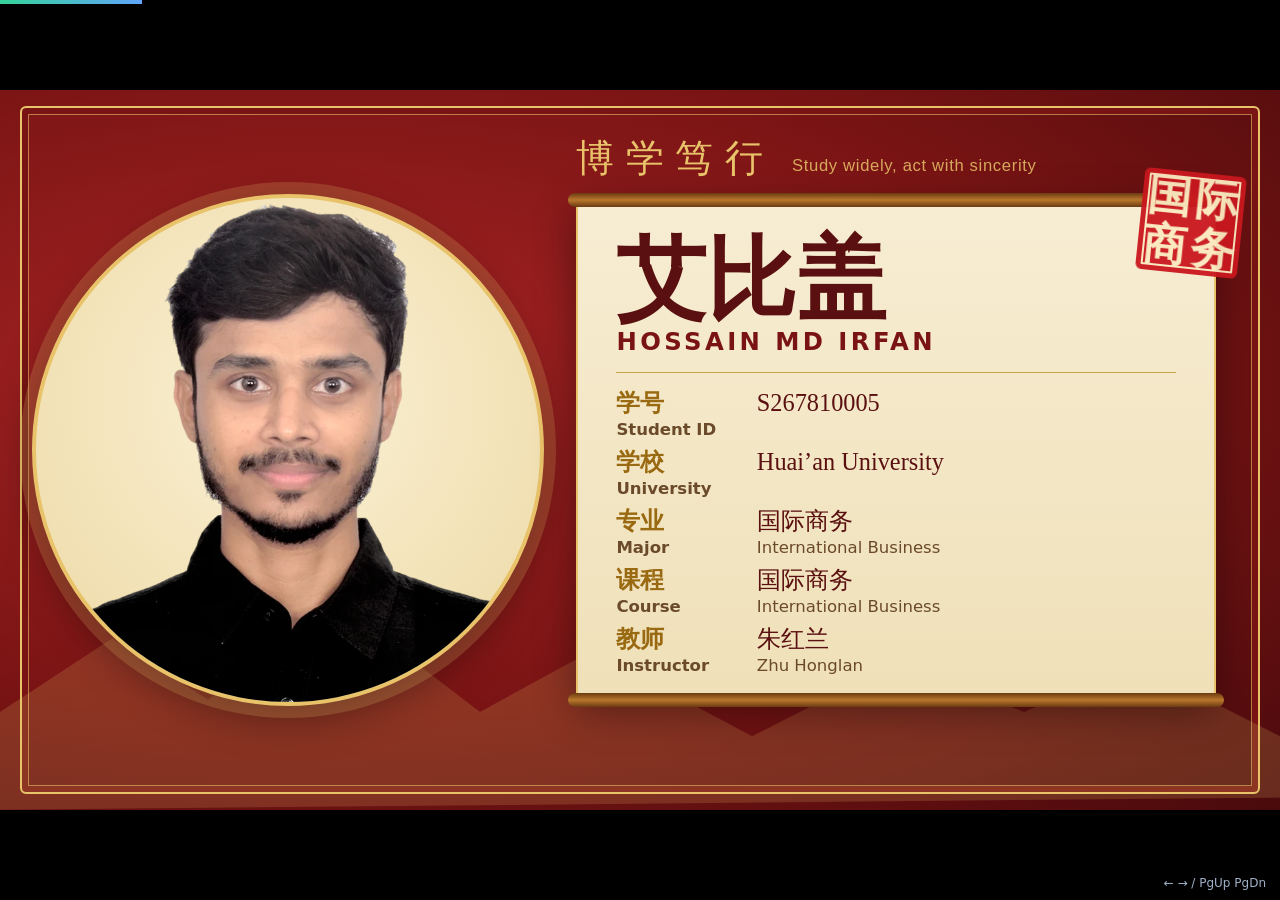
<file: hau/ib/index.html>
<!DOCTYPE html>
<html lang="en"><head><meta charset="utf-8"><title>National Policy &amp; International Business: Bangladesh | 国家政策与国际商务</title>
<meta name="viewport" content="width=device-width, initial-scale=1, viewport-fit=cover">
<style>
:root{--bg:#0b1220;--fg:#eef2f8;--mut:#9fb0c8;--card:#141d31;--g:#34d399;--r:#f87171;--y:#fbbf24;--b:#60a5fa;color-scheme:dark;box-sizing:border-box;padding-top:env(safe-area-inset-top,0px);padding-bottom:env(safe-area-inset-bottom,0px)}
*{box-sizing:border-box}html,body{height:100%;margin:0;overflow:hidden}
body{background:#000;color:var(--fg);font-family:"Segoe UI",system-ui,-apple-system,"PingFang SC","Microsoft YaHei",sans-serif}
#bar{position:fixed;left:0;top:0;height:4px;background:linear-gradient(90deg,var(--g),var(--b));transition:width .5s;z-index:5}
.s{position:absolute;inset:0;padding:4.5cqh 7cqw;display:flex;flex-direction:column;justify-content:center;opacity:0;visibility:hidden;transform:translateX(40px);transition:all .6s;overflow-y:auto}
.s.on{opacity:1;visibility:visible;transform:none}
.k{color:var(--g);letter-spacing:.15em;font-size:1.5cqw;text-transform:uppercase}
h1,h2{margin:.2em 0 0;line-height:1.15}h1{font-size:5.2cqw}h2{font-size:4cqw}
.zh{color:var(--y);font-size:.62em;font-weight:500;display:block;margin-top:.25em}
.sub{color:var(--mut);font-size:2cqw;margin-top:1.2em}
.grid{display:grid;grid-template-columns:repeat(auto-fit,minmax(230px,1fr));gap:16px;margin-top:2.2cqh}
.c{background:var(--card);border:1px solid #243150;border-radius:14px;padding:18px 20px;font-size:1.7cqw;line-height:1.45}
.c b{display:block;font-size:1.1em;margin-bottom:4px}.c i{display:block;color:var(--y);font-style:normal;margin-top:6px;font-size:.92em}
.big{font-size:5cqw;font-weight:700;color:var(--g)}
.src{color:var(--mut);font-size:1.2cqw;margin-top:2cqh}
.a{opacity:0;transform:translateY(24px)}.on .a{animation:up .7s forwards;animation-delay:calc(var(--d,0)*.18s + .2s)}
@keyframes up{to{opacity:1;transform:none}}
svg{width:100%;max-height:40cqh;margin-top:1cqh}svg text{fill:var(--fg);font-size:17px}svg .z{fill:var(--y);font-size:15px}
.ln{stroke-dasharray:400;stroke-dashoffset:400}.on .ln{animation:dr 1.4s forwards;animation-delay:calc(var(--d,0)*.4s + .6s)}
@keyframes dr{to{stroke-dashoffset:0}}
.nd{opacity:0}.on .nd{animation:up .6s forwards;animation-delay:calc(var(--d,0)*.3s + .3s)}
#hint{position:fixed;right:14px;bottom:calc(10px + env(safe-area-inset-bottom,0px));color:var(--mut);font-size:12px;z-index:5}

.intro{padding:0;display:grid;grid-template-columns:minmax(0,.9fr) minmax(0,1.1fr);align-items:end;overflow:hidden;background:radial-gradient(ellipse at 25% 40%,#a82424 0,#7a1414 55%,#4a0a0c 100%);--gold:#e8c36a;--ink:#5a1010}
.intro::before{content:"";position:absolute;inset:2.2cqh 1.6cqw;border:2px solid var(--gold);border-radius:6px;pointer-events:none;box-shadow:inset 0 0 0 6px #7a1414,inset 0 0 0 7px rgba(232,195,106,.6)}
.intro .mt{position:absolute;left:0;right:0;bottom:0;height:34cqh;opacity:.18}
.scroll{position:relative;align-self:center;margin-right:5cqw;background:linear-gradient(#f7edd3,#efe0b8);color:var(--ink);border:2px solid var(--gold);border-radius:6px;padding:3.2cqh 3cqw;box-shadow:0 10px 40px rgba(0,0,0,.4);font-family:"KaiTi","STKaiti","Songti SC","SimSun",serif}
.scroll::before,.scroll::after{content:"";position:absolute;left:-10px;right:-10px;height:14px;border-radius:7px;background:linear-gradient(#6b3a12,#b9772c,#6b3a12)}
.scroll::before{top:-8px}.scroll::after{bottom:-8px}
.nz{font-size:7cqw;font-weight:700;line-height:1.05;margin-top:.1em}
.ne{font-family:"Segoe UI",system-ui,sans-serif;letter-spacing:.14em;font-size:1.9cqw;color:#7a1414;font-weight:600}
.rw{display:grid;grid-template-columns:5.2em 1fr;gap:6px 14px;margin-top:2.2cqh;border-top:1px solid #c9a24d;padding-top:2cqh;font-size:1.9cqw;line-height:1.3}
.rw .l{color:#9a6a12;font-weight:700}.rw small{display:block;font-family:"Segoe UI",system-ui,sans-serif;font-size:.68em;color:#6b4a2a}
.seal{position:absolute;right:-2.2cqw;top:-4cqh;width:8cqw;aspect-ratio:1;background:#c8161d;color:#fbe9c0;display:grid;grid-template:1fr 1fr/1fr 1fr;place-items:center;font-size:3.4cqw;font-weight:700;border:3px solid #c8161d;outline:2px solid #fbe9c0;outline-offset:-7px;transform:rotate(6deg);border-radius:6px;line-height:1}
.on .seal{animation:stamp .5s 1.6s both}@keyframes stamp{from{opacity:0;transform:scale(2) rotate(-8deg)}to{opacity:.95;transform:rotate(6deg)}}
.vt{position:absolute;left:45cqw;top:6cqh;color:var(--gold);font-family:"KaiTi","STKaiti",serif;font-size:3cqw;letter-spacing:.3em;z-index:2;display:flex;align-items:baseline;gap:1.4cqw}
.vt small{font-size:1.3cqw;letter-spacing:.04em;font-family:"Segoe UI",sans-serif;opacity:.85}
#stage{position:absolute;left:50%;top:50%;width:min(100vw,177.78vh);aspect-ratio:16/9;transform:translate(-50%,-50%);container-type:size;overflow:hidden;background:var(--bg)}
.intro .ph{position:relative;height:100%;display:flex;align-items:center;justify-content:center}
.intro .sun{position:relative;width:min(80cqh,40cqw);aspect-ratio:1;border-radius:50%;overflow:hidden;background:radial-gradient(circle at 50% 40%,#fbf1d6,#ecd8a2);border:4px solid var(--gold);box-shadow:0 0 0 12px rgba(232,195,106,.2),0 12px 40px rgba(0,0,0,.4);display:flex;align-items:flex-end;justify-content:center}
.intro .sun img{height:102%;display:block;margin-bottom:-1%}
.on .sun{animation:pop .9s both}.on .sun img{animation:rise 1s .3s both}
@keyframes pop{from{opacity:0;transform:scale(.4)}to{opacity:1;transform:none}}
@keyframes rise{from{opacity:0;transform:translateY(60px)}to{opacity:1;transform:none}}
</style></head><body><div id="bar"></div>
<div id="stage">
<section class="s intro">
<svg class="mt" viewBox="0 0 800 200" preserveAspectRatio="none"><path d="M0 200V120l70-60 60 50 80-80 90 90 70-50 100 70 90-60 80 40 70-40 90 60v50z" fill="#e8c36a"/></svg>
<div class="vt a" id="mo"><span></span><small>Study widely, act with sincerity</small></div>
<div class="ph"><div class="sun"><img id="ph" alt="Presenter portrait"></div></div>
<div class="scroll a" style="--d:2"><div class="seal" id="sl"></div>
<div class="nz" id="nz"></div><div class="ne" id="ne"></div>
<div class="rw">
<div class="l">学号<small>Student ID</small></div><div id="id"></div>
<div class="l">学校<small>University</small></div><div id="un"></div>
<div class="l">专业<small>Major</small></div><div id="mj"></div>
<div class="l">课程<small>Course</small></div><div id="co"></div>
<div class="l">教师<small>Instructor</small></div><div id="in"></div>
</div></div></section>


<section class="s">
<div class="k a" id="kick"></div>
<h1 class="a" style="--d:1">National Policy and International Business: The Case of Bangladesh<span class="zh">国家政策与国际商务:孟加拉国案例</span></h1>
<div class="sub a" style="--d:2">Geopolitical friction in China–Bangladesh infrastructure cooperation<span class="zh">中孟基础设施合作中的地缘政治摩擦</span></div>
</section>

<section class="s">
<div class="k a">01 · Objective 目标</div>
<h2 class="a" style="--d:1">Bangladesh: a strategic node in China’s Belt and Road<span class="zh">孟加拉国:“一带一路”中的战略节点</span></h2>
<div class="grid">
<div class="c a" style="--d:2"><b>Joined BRI in 2016</b>Chinese capital now spans transport, energy and industrial zones.<i>2016年加入“一带一路”,中资覆盖交通、能源与产业园区。</i></div>
<div class="c a" style="--d:3"><b>Research question</b>How do a host country’s FDI-seeking policies collide with third-party states’ policies?<i>东道国的引资政策如何与第三方国家的政策相互碰撞?</i></div>
<div class="c a" style="--d:4"><b>Link to Chapter 3 (Huawei)</b>Again, state policy shapes business outcomes beyond pure market logic.<i>与第三章华为案例相呼应:国家政策超越纯市场逻辑,左右企业结果。</i></div>
</div></section>

<section class="s">
<div class="k a">02 · Model 分析模型</div>
<h2 class="a" style="--d:1">The Triangular Policy Game<span class="zh">三角政策博弈模型</span></h2>
<svg viewBox="0 0 700 360" aria-label="Triangular policy model">
<g stroke-width="3" fill="none"><line class="ln" style="--d:1" x1="150" y1="290" x2="550" y2="290" stroke="#34d399"/><line class="ln" style="--d:2" x1="350" y1="70" x2="150" y2="290" stroke="#f87171"/><line class="ln" style="--d:3" x1="350" y1="70" x2="550" y2="290" stroke="#f87171" stroke-dasharray="8 8"/></g>
<g class="nd" style="--d:1"><circle cx="150" cy="290" r="9" fill="#60a5fa"/><text x="60" y="330">Bangladesh (host)</text><text class="z" x="60" y="352">孟加拉国(东道国):求资金、建基建</text></g>
<g class="nd" style="--d:2"><circle cx="550" cy="290" r="9" fill="#34d399"/><text x="470" y="330">China (investor)</text><text class="z" x="440" y="352">中国(投资国):BRI、贷款、工程</text></g>
<g class="nd" style="--d:3"><circle cx="350" cy="70" r="9" fill="#f87171"/><text x="250" y="42">Third parties: India, US</text><text class="z" x="250" y="62">第三方:印度、美国 · 对冲、施压、替代方案</text></g>
</svg>
<div class="sub a" style="--d:4;margin-top:0;font-size:1.55cqw">Third-party security concerns can override pure economic logic. Beijing itself says cooperation should be free from third-party influence.<span class="zh">第三方的安全关切可能压过纯经济逻辑;中方也强调中孟合作不应受第三方干扰。</span></div>
<div class="src">Source: The Business Standard, 2026</div>
</section>

<section class="s">
<div class="k a">03 · Case 1 案例一</div>
<h2 class="a" style="--d:1">Teesta River Project<span class="zh">提斯塔河综合治理与修复项目</span></h2>
<div class="grid">
<div class="c a" style="--d:2"><span class="big">$750M</span><br>Phase 1 cost, of which Bangladesh seeks <b style="display:inline">$550M</b> from China; work planned 2026–2029.<i>一期约7.5亿美元,孟方申请中方贷款5.5亿美元;计划2026–2029年实施。</i></div>
<div class="c a" style="--d:3"><b>India’s concern</b>Shared river, and the site lies near the Siliguri Corridor. India says it has conveyed its views to Dhaka.<i>印度关切:跨境河流,且靠近西里古里走廊;印方已向达卡表明立场。</i></div>
<div class="c a" style="--d:4"><b>Update on my draft</b>Once stalled; in 2026 China pledged support and a feasibility study is done. Friction now shows as diplomacy, not a halt.<i>此前搁置;2026年中方承诺支持,可行性研究已完成。</i></div>
</div>
<div class="src">Sources: Prothom Alo, Observer BD, ThePrint (2026)</div></section>

<section class="s">
<div class="k a">04 · Case 2 案例二</div>
<h2 class="a" style="--d:1">Mongla Port: India and China at one port<span class="zh">蒙拉港:中印同港并存</span></h2>
<div class="grid">
<div class="c a" style="--d:2"><b>June 2026 · MoU</b>CCECC to develop a 110-acre economic zone on land once earmarked for India; offer of $650M.<i>2026年6月:中国土木工程集团获批开发110英亩经济区,原为印度预留地。</i></div>
<div class="c a" style="--d:3"><b>10 Oct 2026 · Loan</b><span class="big">$335.78M</span><br>China Exim concessional loan for two container terminals, due Dec 2028.<i>10月10日:中国进出口银行优惠贷款,建设两座集装箱码头。</i></div>
<div class="c a" style="--d:4"><b>Not a takeover</b>India still built the Khulna–Mongla rail and holds a terminal deal from 2024. Bangladesh balances both.<i>并非中国接管:印度仍有铁路与码头安排,孟加拉国两边平衡。</i></div>
</div>
<div class="src">Sources: TBS, Maritime Gateway, Outlook India (2026)</div></section>

<section class="s">
<div class="k a">05 · Scale 规模</div>
<h2 class="a" style="--d:1">Investment pull, and BCIM<span class="zh">投资吸引力与孟中印缅经济走廊</span></h2>
<div class="grid">
<div class="c a" style="--d:2"><span class="big">$9.2B</span><br>Proposals by 12 Chinese firms during the 22–26 June 2026 state visit (proposals, not realized FDI).<i>12家中企提出92亿美元投资意向(仅为意向,非已落地外资)。</i></div>
<div class="c a" style="--d:3"><span class="big">$18.2B vs $1.3B</span><br>China’s exports to vs imports from Bangladesh: a deep trade imbalance.<i>中国对孟出口182亿美元,自孟进口仅13亿美元。</i></div>
<div class="c a" style="--d:4"><b>BCIM corridor</b>Kunming–Myanmar–Chattogram link. China reaffirmed interest in 2026, but it remains a proposal.<i>昆明—缅甸—吉大港走廊:中方重申兴趣,目前仍为设想。</i></div>
</div>
<div class="src">Sources: Bernama/BSS, Observer BD, TBS (2026)</div></section>

<section class="s">
<div class="k a">06 · Mechanisms 作用机制</div>
<h2 class="a" style="--d:1">How third-party policy shapes business<span class="zh">第三方政策如何影响商业决策</span></h2>
<div class="grid">
<div class="c a" style="--d:2"><b>Diplomatic pressure</b>Public statements and “debt-trap” narratives shape opinion and timing.<i>外交施压与“债务陷阱”叙事。</i></div>
<div class="c a" style="--d:3"><b>Counter-offers</b>India offered to invest in Teesta in 2024 and earlier planned zones at Mongla.<i>替代方案:印度曾提出参与提斯塔并规划经济区。</i></div>
<div class="c a" style="--d:4"><b>Sanctions risk (potential)</b>Banks and contractors may hesitate if secondary sanctions loom, as in the Huawei case.<i>潜在风险:二级制裁使银行与承包商犹豫(类比华为)。</i></div>
</div></section>

<section class="s">
<div class="k a">07 · Conclusion 结论</div>
<h2 class="a" style="--d:1">Hedging is the host-country strategy<span class="zh">对冲平衡:东道国的应对策略</span></h2>
<div class="grid">
<div class="c a" style="--d:2"><b>For governments</b>Take Chinese capital while keeping Indian ties: strategic hedging.<i>政府:引入中资,同时维系对印关系。</i></div>
<div class="c a" style="--d:3"><b>For firms</b>Price in third-party political risk when bidding in South Asia.<i>企业:投标时须计入第三方政治风险。</i></div>
<div class="c a" style="--d:4"><b>Huawei parallel</b>National policy is not neutral: it can enable or block international business.<i>与华为案例一致:国家政策可促成,也可阻断国际商务。</i></div>
</div>
<div class="sub a" style="--d:5">Thank you · 谢谢!</div></section>

</div>
<div id="hint">← → / PgUp PgDn</div>
<script>
/* ===== EDIT HERE (改这里) ===== */
var CONFIG={
uni:["","Huai’an University"],
nameZh:"艾比盖",nameEn:"HOSSAIN MD IRFAN",id:"S267810005",
major:["国际商务","International Business"],
course:["国际商务","International Business"],
instructor:["朱红兰","Zhu Honglan"],
seal:"国际商务",motto:"博学笃行"};
/* ===== END ===== */
(function(){var C=CONFIG,$=function(i){return document.getElementById(i)};
function two(a){return a[0]?a[0]+'<small>'+a[1]+'</small>':a[1]}
$('nz').textContent=C.nameZh;$('ne').textContent=C.nameEn;$('id').textContent=C.id;
$('un').innerHTML=two(C.uni);$('mj').innerHTML=two(C.major);$('co').innerHTML=two(C.course);$('in').innerHTML=two(C.instructor);
$('sl').innerHTML=C.seal.split('').map(function(c){return'<span>'+c+'</span>'}).join('');
$('mo').firstChild.textContent=C.motto;
$('kick').textContent=C.course[1]+' · '+C.course[0]+' · '+C.uni[1]+(C.uni[0]?' '+C.uni[0]:'');
document.title=document.title;})();
var S=[].slice.call(document.querySelectorAll('.s')),i=0,bar=document.getElementById('bar');
function go(n){i=Math.max(0,Math.min(S.length-1,n));S.forEach(function(s,k){s.classList.toggle('on',k===i)});bar.style.width=((i+1)/S.length*100)+'%';try{history.replaceState(null,'','#'+(i+1))}catch(e){}}
var h=parseInt((location.hash||'').slice(1),10);go(h>0?h-1:0);
document.addEventListener('keydown',function(e){var k=e.key;if(['ArrowRight','ArrowDown','PageDown',' ','Enter'].indexOf(k)>-1){e.preventDefault();go(i+1)}else if(['ArrowLeft','ArrowUp','PageUp','Backspace'].indexOf(k)>-1){e.preventDefault();go(i-1)}else if(k==='f'||k==='F'){var d=document.documentElement;document.fullscreenElement?document.exitFullscreen():d.requestFullscreen&&d.requestFullscreen()}else if(k==='Home')go(0);else if(k==='End')go(S.length-1)});
var x0=null;document.addEventListener('touchstart',function(e){x0=e.touches[0].clientX});
document.addEventListener('touchend',function(e){if(x0===null)return;var d=e.changedTouches[0].clientX-x0;if(Math.abs(d)>50)go(i+(d<0?1:-1));x0=null});
document.addEventListener('click',function(e){go(i+(e.clientX<innerWidth*.2?-1:1))});
</script><script>document.getElementById("ph").src="[data-uri]";</script></body></html>
</file>
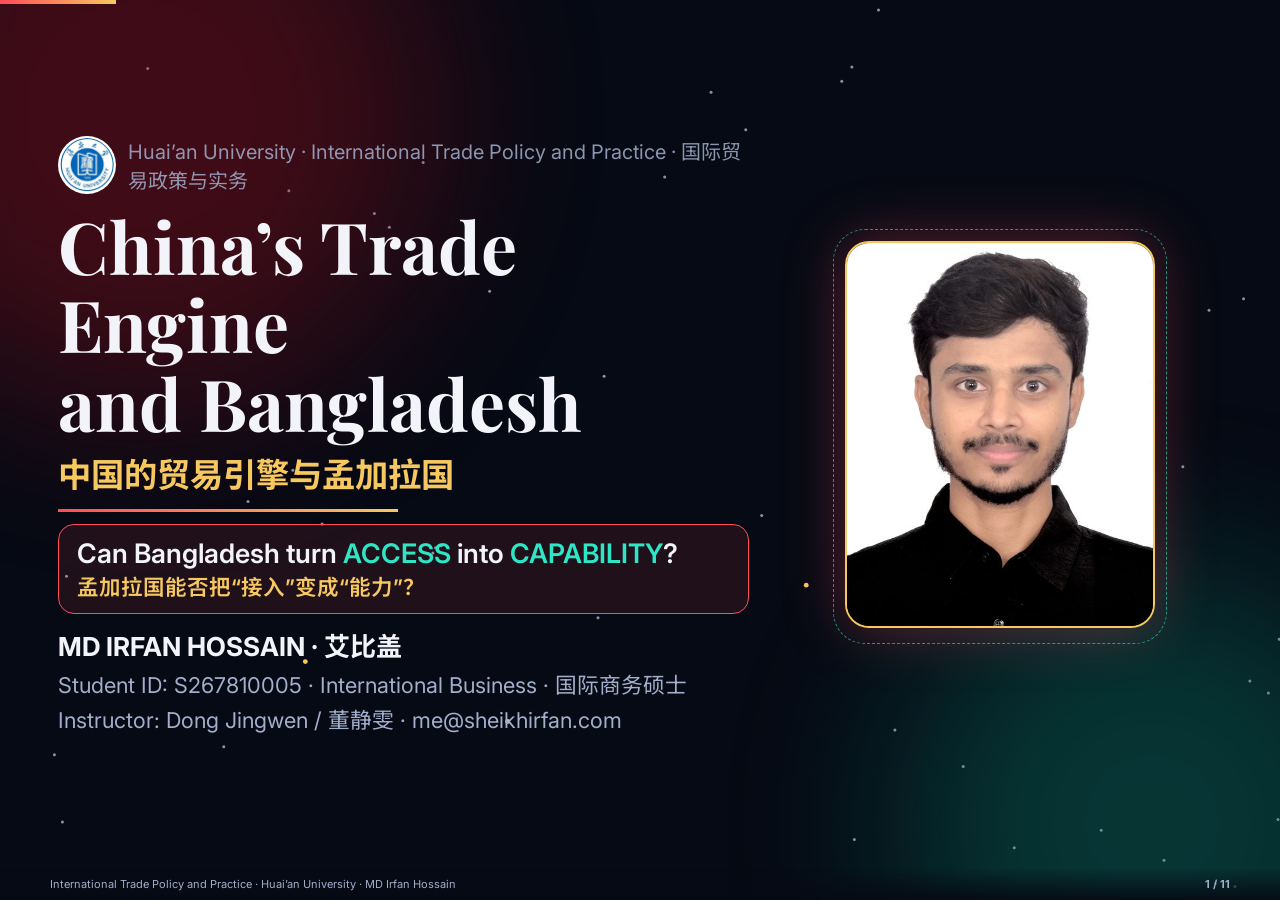
<file: hau/itpp/index.html>
<!DOCTYPE html>
<html lang="en"><head><meta charset="utf-8">
<meta name="viewport" content="width=device-width, initial-scale=1, viewport-fit=cover">
<title>China’s Trade Engine and Bangladesh · ITPP</title>
<link href="https://fonts.googleapis.com/css2?family=Playfair+Display:wght@700;800&family=Inter:wght@400;600;800&family=Noto+Sans+SC:wght@400;700&display=swap" rel="stylesheet">
<style>
:root{--bg:#060a14;--ink:#f2f4fa;--mut:#a3aecb;--red:#ff4d5a;--gold:#f6c85f;--teal:#2ee6c5;--grn:#22c58b;--card:rgba(255,255,255,.07);--ln:rgba(255,255,255,.16);color-scheme:dark;
--sf:'Playfair Display',Georgia,'Times New Roman',serif;--sn:Inter,'Noto Sans SC','Microsoft YaHei',Calibri,sans-serif}
*{box-sizing:border-box;margin:0}
html,body{height:100%;background:var(--bg);color:var(--ink);font-family:var(--sn);overflow:hidden}
:root{padding-top:env(safe-area-inset-top,0)}
#bg{position:fixed;inset:0;z-index:0}
.orb{position:fixed;border-radius:50%;filter:blur(90px);opacity:.33;z-index:0;animation:fl 14s ease-in-out infinite alternate}
.o1{width:46vw;height:46vw;background:#b3121f;left:-12vw;top:-14vw}.o2{width:40vw;height:40vw;background:#0a8f78;right:-10vw;bottom:-14vw;animation-delay:-6s}
@keyframes fl{to{transform:translate(6vw,5vh) scale(1.15)}}
.s{position:absolute;inset:0;z-index:1;padding:clamp(14px,3vh,34px) clamp(20px,4.5vw,76px) 54px;display:flex;flex-direction:column;justify-content:center;gap:clamp(8px,1.8vh,18px);opacity:0;visibility:hidden;transition:opacity .5s}
.s.on{opacity:1;visibility:visible}
h1,h2{font-family:var(--sf);line-height:1.1}
h2{font-size:clamp(26px,4.4vw,60px)}
h2 small{display:block;font-family:var(--sn);font-size:.46em;color:var(--gold);font-weight:700;margin-top:4px}
.r{opacity:0;transform:translateY(24px) scale(.98);filter:blur(6px)}
.on .r{opacity:1;transform:none;filter:none;transition:all .7s cubic-bezier(.2,.8,.2,1);transition-delay:calc(var(--i,0)*.13s + .12s)}
.zh{border-left:4px solid var(--gold);padding:6px 14px;color:var(--gold);font-size:clamp(15px,2vw,26px);font-weight:700;background:linear-gradient(90deg,rgba(246,200,95,.12),transparent)}
.g{display:grid;gap:clamp(8px,1.4vw,18px)}.c3{grid-template-columns:repeat(auto-fit,minmax(210px,1fr))}.two{grid-template-columns:1fr 1fr}.c5{grid-template-columns:repeat(auto-fit,minmax(170px,1fr))}
.card{background:var(--card);border:1px solid var(--ln);border-radius:18px;padding:clamp(12px,1.7vw,24px);backdrop-filter:blur(8px);position:relative;overflow:hidden}
.card::after{content:"";position:absolute;inset:0;background:linear-gradient(120deg,transparent 40%,rgba(255,255,255,.13),transparent 60%);transform:translateX(-120%)}
.on .card::after{animation:sh 1.6s .9s ease forwards}@keyframes sh{to{transform:translateX(120%)}}
.big{font-family:var(--sf);font-weight:800;font-size:clamp(34px,6.4vw,88px);line-height:1;background:linear-gradient(90deg,var(--gold),var(--red));-webkit-background-clip:text;background-clip:text;color:transparent}
.big.t{background:linear-gradient(90deg,var(--teal),var(--grn));-webkit-background-clip:text;background-clip:text}
.lb{color:var(--mut);font-size:clamp(13px,1.7vw,22px);margin-top:6px;line-height:1.35}.lb b{color:var(--ink)}
.src{font-size:clamp(10px,1.15vw,14px);color:var(--mut);opacity:.85}
.take{font-size:clamp(16px,2.3vw,32px);font-weight:700}.take b{color:var(--gold)}
.hero{display:grid;grid-template-columns:1.55fr 1fr;gap:28px;align-items:center}
.ph{position:relative;width:min(100%,310px);justify-self:center}
.ph img{width:100%;aspect-ratio:4/5;object-fit:cover;border-radius:24px;border:2px solid var(--gold);box-shadow:0 0 60px rgba(255,77,90,.35)}
.ph::before{content:"";position:absolute;inset:-12px;border-radius:32px;border:1px dashed var(--teal);animation:sp 18s linear infinite;opacity:.6}@keyframes sp{to{transform:rotate(360deg)}}
.lg{width:58px;height:58px;border-radius:50%;background:#fff;padding:2px}
.rule{height:3px;width:0;background:linear-gradient(90deg,var(--red),var(--gold));transition:width 1.2s .3s}.on .rule{width:min(340px,60%)}
.q{border:1px solid var(--red);border-radius:16px;padding:12px 18px;background:rgba(255,77,90,.1);font-size:clamp(15px,2.1vw,28px);font-weight:600}.q em{color:var(--teal);font-style:normal}
.row{display:grid;grid-template-columns:clamp(90px,14vw,190px) 1fr;gap:12px;align-items:center;margin:7px 0;font-size:clamp(13px,1.8vw,24px)}
.row span{font-weight:700}
.bar{height:clamp(18px,3.2vh,34px);border-radius:10px;width:0;transition:width 1.6s .9s cubic-bezier(.2,.8,.2,1);background:linear-gradient(90deg,var(--gold),var(--red));display:flex;align-items:center;justify-content:flex-end;padding-right:10px;font-weight:800;color:#111;font-size:clamp(12px,1.6vw,22px);white-space:nowrap}
.bar.t{background:linear-gradient(90deg,var(--teal),var(--grn))}.bar.w{background:#8d99b8}
.on .bar{width:var(--w)}
.stack{display:flex;height:clamp(34px,6vh,64px);border-radius:14px;overflow:hidden;font-weight:800;font-size:clamp(13px,1.8vw,24px)}
.stack div{display:flex;align-items:center;justify-content:center;width:0;transition:width 1.6s 1s;color:#06101a;white-space:nowrap}.on .stack div{width:var(--w)}
.door{display:flex;gap:10px;margin-top:10px}.dr{width:48px;height:68px;border:2px solid var(--ln);border-radius:6px 6px 0 0;background:rgba(255,255,255,.05)}
.dr.o{border-color:var(--grn);box-shadow:0 0 20px var(--grn);animation:pu 2s infinite}@keyframes pu{50%{box-shadow:0 0 34px var(--grn)}}
.pt{color:var(--red);font-weight:800}.ok{color:var(--grn);font-weight:800}.bad{border-color:var(--red)}.good{border-color:var(--grn)}
.tl{display:flex;justify-content:space-between;position:relative;gap:8px;margin-top:6px}
.tl::before{content:"";position:absolute;left:0;top:10px;height:3px;width:0;background:linear-gradient(90deg,var(--red),var(--gold),var(--teal));transition:width 2.2s .4s}.on .tl::before{width:100%}
.tp{flex:1;position:relative;padding-top:28px;font-size:clamp(12px,1.55vw,20px);color:var(--mut)}
.tp::before{content:"";position:absolute;top:1px;left:0;width:20px;height:20px;border-radius:50%;background:var(--bg);border:3px solid var(--gold)}.tp b{display:block;color:var(--ink)}
ol.rec{list-style:none;padding:0;display:grid;gap:9px;counter-reset:n}
ol.rec li{counter-increment:n;display:flex;gap:14px;align-items:center;font-size:clamp(15px,2vw,27px);padding:10px 16px}
ol.rec li::before{content:counter(n);font-family:var(--sf);font-weight:800;font-size:1.7em;color:var(--red);min-width:34px}
ol.rec b{color:var(--gold)}ol.rec span{display:block;font-size:.72em;color:var(--mut)}
.aph{font-family:var(--sf);font-size:clamp(20px,3.4vw,46px);color:var(--teal);font-weight:800}
.ft{position:fixed;left:0;right:0;bottom:0;z-index:5;padding:9px clamp(16px,4vw,50px);display:flex;font-size:11px;color:var(--mut);background:linear-gradient(0deg,rgba(6,10,20,.95),transparent)}
#pg{position:fixed;top:0;left:0;height:4px;width:0;background:linear-gradient(90deg,var(--red),var(--gold));z-index:9;transition:width .5s}
#ct{margin-left:auto;font-weight:700}
#nt{position:fixed;right:16px;bottom:50px;max-width:min(430px,86vw);z-index:8;background:rgba(0,0,0,.9);border:1px solid var(--gold);border-radius:12px;padding:12px 14px;font-size:13px;line-height:1.5;display:none}#nt.v{display:block}
@media(max-width:720px){.hero,.two{grid-template-columns:1fr}.ph{width:140px}.s{overflow:auto;justify-content:flex-start}}
@media(prefers-reduced-motion:reduce){*{animation:none!important;transition-duration:.01s!important}}
</style></head><body>
<canvas id="bg"></canvas><div class="orb o1"></div><div class="orb o2"></div><div id="pg"></div>

<section class="s" data-n="Good morning, Professor and classmates. My topic: China’s trade engine, and my country Bangladesh. One question: can Bangladesh turn access into capability?">
 <div class="hero"><div>
  <div class="r" style="display:flex;gap:12px;align-items:center"><img class="lg" src="[data-uri]" alt="Huai’an University"><span class="src" style="font-size:clamp(12px,1.6vw,20px)">Huai’an University · International Trade Policy and Practice · 国际贸易政策与实务</span></div>
  <h1 class="r" style="--i:1;font-size:clamp(32px,5.6vw,78px);margin:12px 0 6px">China’s Trade Engine<br>and Bangladesh</h1>
  <div class="r" style="--i:2;color:var(--gold);font-weight:700;font-size:clamp(17px,2.6vw,34px)">中国的贸易引擎与孟加拉国</div>
  <div class="rule" style="margin:12px 0"></div>
  <div class="q r" style="--i:3">Can Bangladesh turn <em>ACCESS</em> into <em>CAPABILITY</em>?<br><span style="color:var(--gold);font-size:.8em">孟加拉国能否把“接入”变成“能力”？</span></div>
  <p class="r" style="--i:4;margin-top:12px;line-height:1.6;font-size:clamp(13px,1.7vw,22px);color:var(--mut)"><b style="color:var(--ink);font-size:1.2em">MD IRFAN HOSSAIN · 艾比盖</b><br>Student ID: S267810005 · International Business · 国际商务硕士<br>Instructor: Dong Jingwen / 董静雯 · me@sheikhirfan.com</p>
 </div><div class="ph r" style="--i:2"><img src="[data-uri]" alt="MD Irfan Hossain"></div></div>
</section>

<section class="s" data-n="First, China. In 2025 China exported 3.77 trillion dollars. Its trade surplus was a record 1.19 trillion. And its new three exports, EVs, batteries and solar, grew 3.5 times since 2020.">
 <h2 class="r">China leads world trade<small>中国引领世界贸易 · 2025</small></h2>
 <div class="g c3">
  <div class="card r" style="--i:1"><div class="big"><span class="cu" data-n="3.77" data-d="2" data-p="$" data-s="T"></span></div><div class="lb"><b>Exports 2025</b> · up 5.5%<br>出口 3.77万亿美元</div></div>
  <div class="card r" style="--i:2"><div class="big"><span class="cu" data-n="1.19" data-d="2" data-p="$" data-s="T"></span></div><div class="lb"><b>Trade surplus: world record</b><br>贸易顺差创纪录</div></div>
  <div class="card r" style="--i:3"><div class="big"><span class="cu" data-n="45.47" data-d="2" data-s=" trn ¥"></span></div><div class="lb"><b>Total goods trade</b> · first time above 45 trn yuan<br>货物贸易总额</div></div>
 </div>
 <div class="card r" style="--i:4"><div class="lb" style="margin:0 0 6px"><b>“New three” exports: EVs · batteries · solar (trillion yuan)</b> · 新三样</div>
  <div class="row"><span>2020</span><div class="bar t" style="--w:28%">≈0.37</div></div>
  <div class="row"><span>2023</span><div class="bar t" style="--w:82%">1.06</div></div>
  <div class="row"><span>2025</span><div class="bar t" style="--w:100%">≈1.3 · 3.5× 2020</div></div></div>
 <div class="src r" style="--i:5">Source: China Customs (GACC), press briefing 14 Jan 2026. 2020 bar = 1.3 ÷ 3.5.</div>
 <div class="zh r" style="--i:5">中国新三样出口，五年增长3.5倍。</div>
</section>

<section class="s" data-n="Now the effect. China moves up to high-tech. Its garment share falls: 27 percent in 2025. Bangladesh is second, but Vietnam is only 1.3 billion dollars behind.">
 <h2 class="r">China moves up. Others fill the gap.<small>中国向上升级，空缺由别国填补</small></h2>
 <div class="card r" style="--i:1"><div class="lb" style="margin:0 0 6px"><b>World apparel exports 2025 (US$ billion)</b> · 2025年服装出口</div>
  <div class="row"><span>China 中国</span><div class="bar" style="--w:100%">157.1 · 27.4% · −4.9%</div></div>
  <div class="row"><span>Bangladesh</span><div class="bar t" style="--w:25%">38.8</div></div>
  <div class="row"><span>Vietnam 越南</span><div class="bar w" style="--w:24%">37.5</div></div></div>
 <div class="g c3">
  <div class="card r" style="--i:2"><div class="big t">#2</div><div class="lb"><b>Bangladesh</b> · 6.76% of world<br>世界第二</div></div>
  <div class="card r" style="--i:3"><div class="big">$1.3bn</div><div class="lb"><b>Gap to Vietnam</b> · was $4.7bn two years ago<br>差距在缩小</div></div>
  <div class="card r" style="--i:4"><div class="big t">+10.5%</div><div class="lb"><b>Vietnam growth 2025</b> vs Bangladesh +0.9%<br>越南增长更快</div></div>
 </div>
 <div class="src r" style="--i:5">Source: WTO data, as analysed in Dhaka Tribune (BAV), 2026. World apparel trade: $574.5bn.</div>
 <div class="zh r" style="--i:5">中国份额下降，不会自动变成孟加拉国的机会。</div>
</section>

<section class="s" data-n="This is my country. In the last fiscal year, Bangladesh exported 48 billion dollars. Garments are 38.7 billion. That is more than 80 percent. Europe buys half of our garments.">
 <h2 class="r">Bangladesh: one big product<small>孟加拉国：高度依赖成衣 · FY2025-26</small></h2>
 <div class="g c3">
  <div class="card r" style="--i:1"><div class="big t"><span class="cu" data-n="48.0" data-d="1" data-p="$" data-s="bn"></span></div><div class="lb"><b>Total exports</b> · −0.6%<br>出口总额</div></div>
  <div class="card r" style="--i:2"><div class="big t"><span class="cu" data-n="38.7" data-d="1" data-p="$" data-s="bn"></span></div><div class="lb"><b>Garments (RMG)</b> · −1.6%<br>成衣出口</div></div>
  <div class="card r" style="--i:3"><div class="big t"><span class="cu" data-n="49" data-s="%"></span></div><div class="lb"><b>of garments go to the EU</b> · US is the top single market: $9.05bn<br>欧盟占一半</div></div>
 </div>
 <div class="card r" style="--i:4"><div class="lb" style="margin:0 0 8px"><b>Where the export dollars come from</b> · 出口构成</div>
  <div class="stack"><div style="--w:80.6%;background:var(--teal)">Garments 成衣 80.6%</div><div style="--w:19.4%;background:var(--gold)">Other 19.4%</div></div></div>
 <div class="src r" style="--i:5">Source: Export Promotion Bureau (EPB), July 2025–June 2026.</div>
 <div class="zh r" style="--i:5">八成出口靠成衣，抗风险能力弱。</div>
</section>

<section class="s" data-n="Here is the key picture. Bangladesh sells the shirt. But it buys the thread, the fabric and the machines from China. Imports from China are 18.2 billion. Exports to China are only 0.69 billion. That is 26 to 1.">
 <h2 class="r">We sell the shirt. We buy the loom.<small>我们卖衬衫，却买织机和纱线</small></h2>
 <div class="hero" style="grid-template-columns:1fr 1.3fr">
  <div class="card r" style="--i:1;text-align:center"><div class="big" style="font-size:clamp(60px,12vw,170px)"><span class="cu" data-n="26" data-s=":1"></span></div><div class="lb"><b>Imports from China ÷ exports to China</b><br>进口 ÷ 出口</div></div>
  <div class="card r" style="--i:2"><div class="lb" style="margin:0 0 6px"><b>Trade with China, FY2025 (US$ billion)</b></div>
   <div class="row"><span>Imports 进口</span><div class="bar" style="--w:100%">18.20</div></div>
   <div class="row"><span>Exports 出口</span><div class="bar t" style="--w:3.8%"></div></div><div class="lb" style="margin-top:-4px">Exports: $0.69bn</div>
   <div class="lb" style="margin-top:12px">Imports from China: <b>&gt;40% yarn &amp; fabric</b> · <b>24% machinery</b> (FY2024)</div></div></div>
 <div class="g two">
  <div class="card r" style="--i:3"><b class="take">16 years</b><div class="lb">China is Bangladesh’s largest trading partner, 2010–2025<br>连续16年最大贸易伙伴</div></div>
  <div class="card r" style="--i:4"><b class="take">0% tariff</b><div class="lb">China: zero tariff on 100% of lines for Bangladesh since 1 Dec 2024. But exports to China stay below $1bn.<br>零关税已开放，出口仍不足10亿美元</div></div></div>
 <div class="src r" style="--i:5">Sources: DCCI / Bangladesh Bank data (UNB); The Daily Star (FY2024 import mix); CGTN, Jun 2026.</div>
 <div class="zh r" style="--i:5">出口成衣，进口纱线、面料和机器。</div>
</section>

<section class="s" data-n="So what is the risk? Not China. The risk is one source for key inputs. When one side sets the price, we take it. A second door gives us breathing room. We do not leave China. We add options.">
 <h2 class="r">The real risk: one door<small>真正的风险：只有一扇门</small></h2>
 <div class="g two">
  <div class="card bad r" style="--i:1"><div class="pt" style="font-size:clamp(20px,2.6vw,36px)">One source for key inputs</div><div class="lb" style="font-size:clamp(15px,2vw,26px)">= <span class="pt">PRICE-TAKER</span><br>We sell cheap. We buy the engine back dear.<br>单一来源 = 被动接受价格</div><div class="door"><div class="dr"></div></div></div>
  <div class="card good r" style="--i:2"><div class="ok" style="font-size:clamp(20px,2.6vw,36px)">A second source and a second buyer</div><div class="lb" style="font-size:clamp(15px,2vw,26px)">= <span class="ok">BREATHING ROOM</span><br>More choice. More bargaining power.<br>多一条通道 = 多一分余地</div><div class="door"><div class="dr"></div><div class="dr o"></div></div></div>
 </div>
 <div class="g c3">
  <div class="card r" style="--i:3"><b class="take">Buyers: spread</b><div class="lb">EU 49% · US $9.05bn</div></div>
  <div class="card r" style="--i:4"><b class="take">Inputs: concentrated</b><div class="lb">yarn, fabric, machines: mainly China</div></div>
  <div class="card r" style="--i:5"><b class="take">Not about leaving China</b><div class="lb">It is about not being captive<br>不是离开中国，而是不被绑定</div></div></div>
 <div class="zh r" style="--i:6">不是离开中国，而是增加选择。</div>
</section>

<section class="s" data-n="Here is the window. China makes most of the world’s EVs and batteries. Bangladesh has about 5 million battery rickshaws, mostly with old lead-acid batteries. The next step is lithium. That is a chance to build local capability.">
 <h2 class="r">The window: EV and battery<small>机会窗口：电动车与电池</small></h2>
 <div class="g c3">
  <div class="card r" style="--i:1"><div class="big t">4.5–5M</div><div class="lb"><b>Battery rickshaws &amp; easy-bikes</b> in Bangladesh (BPDB estimate)<br>电动三轮车约450–500万辆</div></div>
  <div class="card r" style="--i:2"><div class="big">$200bn</div><div class="lb"><b>China “new three” exports</b>, 12 months to Mar 2026<br>中国新三样年出口约2000亿美元</div></div>
  <div class="card r" style="--i:3"><div class="big t">1%</div><div class="lb"><b>Duty on e-bike raw materials</b> (2025 policy) · lithium cells still face 58.6% tariff<br>政策已开始松动</div></div>
 </div>
 <div class="g two">
  <div class="card bad r" style="--i:4"><div class="pt" style="font-size:clamp(18px,2.4vw,32px)">Today: lead-acid</div><div class="lb">Short life. Heavy lead pollution: about 480,000 tonnes of battery waste a year.<br>铅酸电池：寿命短，污染重</div></div>
  <div class="card good r" style="--i:5"><div class="ok" style="font-size:clamp(18px,2.4vw,32px)">Next: lithium</div><div class="lb">Chinese technology + local assembly, packs and recycling = skills that stay.<br>锂电池：中国技术 + 本地制造</div></div></div>
 <div class="src r" style="--i:6">Sources: BPDB (Bonik Barta); Ember, Apr 2026; Observer, Jun 2025 &amp; Aug 2026; LightCastle, Jan 2026.</div>
 <div class="zh r" style="--i:6">市场已经存在，缺的是本地制造能力。</div>
</section>

<section class="s" data-n="This year the wave is real. In June 2026 the Prime Minister visited China. There were 15 MoUs and 2 agreements. Chinese firms proposed 9.2 billion dollars. But a proposal is not a factory. Also, the LDC date is close: 24 November, and a 3 year delay is waiting for a UN decision.">
 <h2 class="r">2026: the wave is real<small>2026年：机会真实出现</small></h2>
 <div class="g c3">
  <div class="card r" style="--i:1"><div class="big t"><span class="cu" data-n="15" data-s=" MoUs"></span></div><div class="lb"><b>+ 2 agreements</b> · PM visit to China, 22–26 Jun 2026<br>总理访华成果</div></div>
  <div class="card r" style="--i:2"><div class="big"><span class="cu" data-n="9.2" data-d="1" data-p="$" data-s="bn"></span></div><div class="lb"><b>Investment proposed</b> by 12 Chinese companies (reported)<br>拟投资92亿美元</div></div>
  <div class="card r" style="--i:3"><div class="big t" id="cd">—</div><div class="lb"><b>days to 24 Nov 2026</b>: LDC graduation date. 3-year delay requested; UN General Assembly to decide<br>最不发达国家“毕业”倒计时</div></div>
 </div>
 <div class="tl r" style="--i:4">
  <div class="tp"><b>1 Dec 2024</b>China: zero tariff, 100% of lines</div>
  <div class="tp"><b>Jun 2026</b>Mongla port &amp; Chinese economic zones agreed</div>
  <div class="tp"><b>Jul 2026</b>UN ECOSOC backs delay request</div>
  <div class="tp"><b>24 Nov 2026</b>Scheduled LDC exit</div>
  <div class="tp"><b>24 Nov 2029</b>If delay is approved</div></div>
 <div class="take r" style="--i:5">A proposal is not a factory. <b>Delivery is our job.</b></div>
 <div class="src r" style="--i:5">Sources: ISAS (NUS) Jul 2026; Bernama/BSS Jun 2026; BSS 22 Jul 2026; UNB &amp; TBS 19 Oct 2026.</div>
 <div class="zh r" style="--i:5">签约不等于落地：落地速度要自己掌握。</div>
</section>

<section class="s" data-n="Five moves. One: build local processing. Two: host moved factories, but ask for skills that stay. Three: more partners. Four: fix our own delivery. Five: clear rules for the EV window.">
 <h2 class="r">Five moves: access into capability<small>五步：把“接入”变成“能力”</small></h2>
 <ol class="rec">
  <li class="card r" style="--i:1"><div><b>Make inputs at home</b> — yarn, fabric, parts<span>本地生产纱线、面料、零部件</span></div></li>
  <li class="card r" style="--i:2"><div><b>Host China-Plus-One factories</b> — with skills and technology that stay<span>承接产业转移，要求技术与技能留下</span></div></li>
  <li class="card r" style="--i:3"><div><b>More partners and buyers</b> — China, Japan, EU, others<span>伙伴多元，不被单一绑定</span></div></li>
  <li class="card r" style="--i:4"><div><b>Deliver faster</b> — land, permits, clear pipeline<span>土地、审批、项目落地更快</span></div></li>
  <li class="card r" style="--i:5"><div><b>Open the EV window</b> — lithium cells and packs, stable rules<span>电动车与锂电池：规则稳定、吸引投资</span></div></li>
 </ol>
</section>

<section class="s" data-n="Back to my question. Can Bangladesh be a partner, not a passenger? Yes, if we build capability. Access is given. Capability is built. The wave does not wait. Thank you. I welcome your questions.">
 <h2 class="r">Conclusion<small>结论</small></h2>
 <div class="g c3">
  <div class="card r" style="--i:1"><div class="big">1</div><div class="lb" style="font-size:clamp(15px,2.1vw,28px)"><b>China’s upgrade is a window for Bangladesh.</b><br>中国升级是窗口</div></div>
  <div class="card r" style="--i:2"><div class="big">2</div><div class="lb" style="font-size:clamp(15px,2.1vw,28px)"><b>Without local capability, the window closes.</b><br>没有本地能力，窗口会关上</div></div>
  <div class="card r" style="--i:3"><div class="big">3</div><div class="lb" style="font-size:clamp(15px,2.1vw,28px)"><b>Policy must turn access into capability.</b><br>政策要把接入变成能力</div></div></div>
 <div class="aph r" style="--i:4">Access is given. Capability is built. The wave does not wait.<br><span style="font-family:var(--sn);font-size:.6em">接入是别人给的，能力是自己建的；浪潮不等人。</span></div>
 <div class="q r" style="--i:5">Question: If Bangladesh only assembles, is it a <em>partner</em> or a <em>passenger</em>?<br><span style="color:var(--gold);font-size:.8em">只做组装，是伙伴还是乘客？</span></div>
 <div class="zh r" style="--i:6">谢谢！欢迎提问。</div>
</section>

<section class="s" data-n="Sources slide. All figures are from official data and news reports, checked in October 2026.">
 <h2 class="r">Sources<small>数据来源 · checked Oct 2026</small></h2>
 <div class="card r" style="--i:1;font-size:clamp(13px,1.7vw,22px);line-height:1.75;color:var(--mut)">
  <b style="color:var(--ink)">China:</b> General Administration of Customs (2025 trade, “new three”), reported by SCMP, AP, Caixin, SunSirs/State Council briefing 14 Jan 2026 · Ember (Apr 2026)<br>
  <b style="color:var(--ink)">Bangladesh trade:</b> Export Promotion Bureau FY2025-26 (TBS, Prothom Alo, Financial Express) · DCCI / Bangladesh Bank via UNB · The Daily Star (import mix) · WTO apparel data via Daily Star &amp; Dhaka Tribune<br>
  <b style="color:var(--ink)">Policy &amp; events:</b> CGTN Jun 2026 (zero tariff) · ISAS-NUS Jul 2026, Bernama, BSS (PM visit) · BSS 22 Jul 2026, UNB, TBS 19 Oct 2026 (LDC)<br>
  <b style="color:var(--ink)">E-vehicles:</b> BPDB via Bonik Barta · LightCastle Jan 2026 · Observer (2025, 2026)</div>
 <div class="zh r" style="--i:2">所有数据均来自官方统计和权威媒体。</div>
</section>

<div class="ft"><span>International Trade Policy and Practice · Huai’an University · MD Irfan Hossain</span><span id="ct"></span></div>
<div id="nt"></div>
<script>
const S=[...document.querySelectorAll('.s')],N=S.length;let i=0;const nt=document.getElementById('nt');
function cu(el){const n=+el.dataset.n,d=+(el.dataset.d||0),p=el.dataset.p||'',s=el.dataset.s||'',t0=performance.now();
 (function f(t){const k=Math.min(1,(t-t0)/1400),e=1-Math.pow(1-k,3);el.textContent=p+(n*e).toFixed(d)+s;if(k<1)requestAnimationFrame(f)})(t0)}
function go(n){i=Math.max(0,Math.min(N-1,n));S.forEach((s,k)=>s.classList.toggle('on',k===i));
 document.getElementById('pg').style.width=((i+1)/N*100)+'%';document.getElementById('ct').textContent=(i+1)+' / '+N;nt.textContent=S[i].dataset.n||'';
 S[i].querySelectorAll('.cu').forEach(el=>setTimeout(()=>cu(el),450));try{history.replaceState(null,'','#'+(i+1))}catch(e){}}
addEventListener('keydown',e=>{const k=e.key;
 if(['ArrowRight','PageDown',' ','Enter'].includes(k)){e.preventDefault();go(i+1)}
 else if(['ArrowLeft','PageUp','Backspace'].includes(k)){e.preventDefault();go(i-1)}
 else if(k==='Home')go(0);else if(k==='End')go(N-1);
 else if(k==='f'||k==='F'){document.fullscreenElement?document.exitFullscreen():document.documentElement.requestFullscreen()}
 else if(k==='n'||k==='N')nt.classList.toggle('v')});
let tx=0;addEventListener('touchstart',e=>tx=e.touches[0].clientX);
addEventListener('touchend',e=>{const d=e.changedTouches[0].clientX-tx;if(Math.abs(d)>50)go(i+(d<0?1:-1))});
addEventListener('click',e=>go(i+(e.clientX<innerWidth*.2?-1:1)));
document.getElementById('cd').textContent=Math.max(0,Math.ceil((new Date('2026-11-24T00:00:00')-new Date())/864e5));
const cv=document.getElementById('bg'),x=cv.getContext('2d');let W,H,P=[];
function rs(){W=cv.width=innerWidth;H=cv.height=innerHeight;P=Array.from({length:Math.round(W*H/22000)},()=>({x:Math.random()*W,y:Math.random()*H,vx:(Math.random()-.5)*.35,vy:(Math.random()-.5)*.35,c:Math.random()<.15}))}
rs();addEventListener('resize',rs);let T=0;
(function d(){T++;x.clearRect(0,0,W,H);
 for(const a of P){a.x=(a.x+a.vx+W)%W;a.y=(a.y+a.vy+H)%H;
  for(const b of P){const dx=a.x-b.x,dy=a.y-b.y,q=dx*dx+dy*dy;if(q<14000&&a<b){x.strokeStyle='rgba(150,170,220,'+(.16*(1-q/14000))+')';x.beginPath();x.moveTo(a.x,a.y);x.lineTo(b.x,b.y);x.stroke();
   if((T+(a.x|0))%160<8&&a.c){const t=((T+(a.x|0))%160)/8;x.fillStyle='#ff4d5a';x.beginPath();x.arc(a.x+(b.x-a.x)*t,a.y+(b.y-a.y)*t,2.6,0,7);x.fill()}}}
  x.fillStyle=a.c?'#f6c85f':'rgba(190,205,240,.7)';x.beginPath();x.arc(a.x,a.y,a.c?2.4:1.5,0,7);x.fill()}
 requestAnimationFrame(d)})();
go((parseInt(location.hash.slice(1))||1)-1);
</script></body></html>
</file>
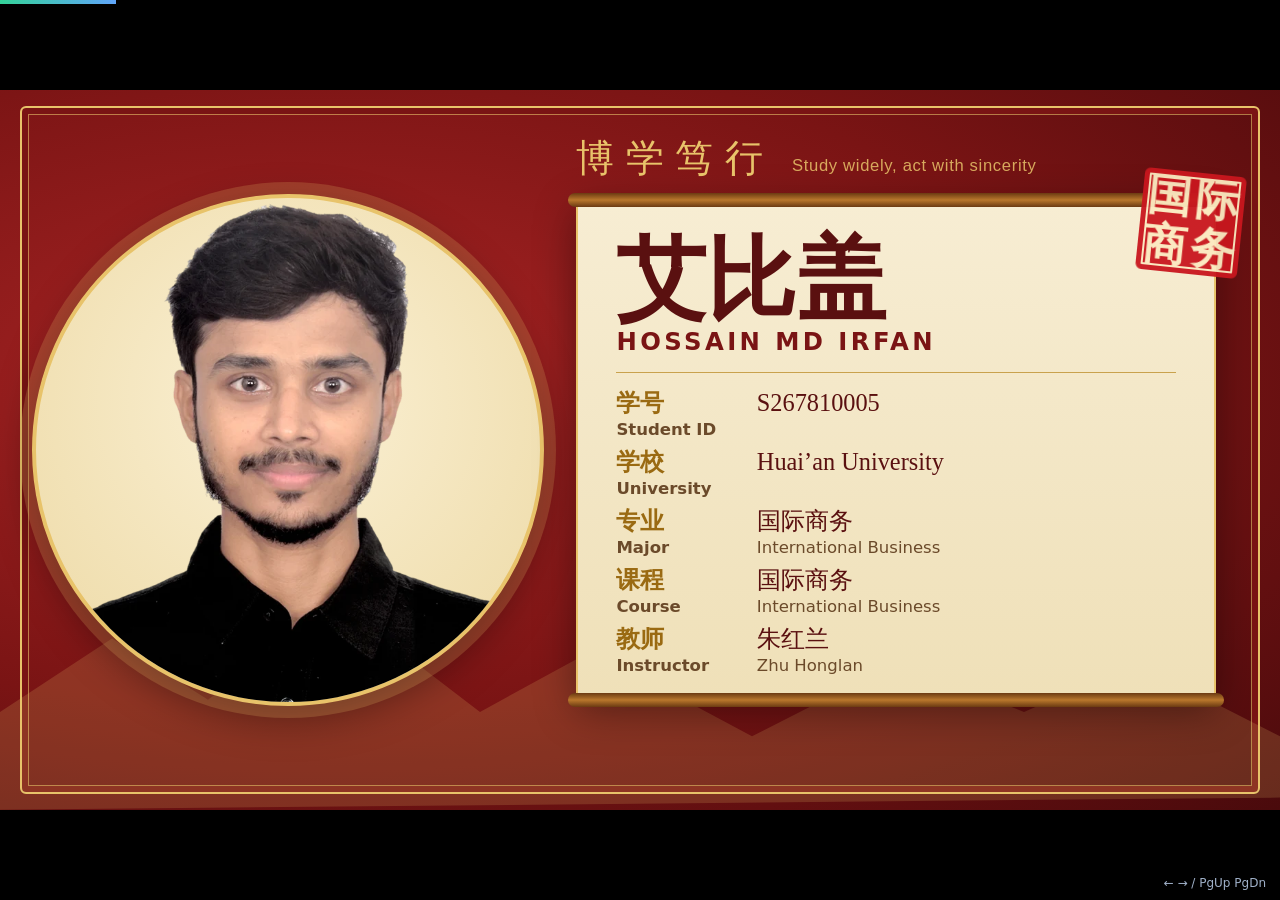
<file: hau/mib/index.html>
<!DOCTYPE html>
<html lang="en"><head><meta charset="utf-8"><title>National Policy &amp; International Business: Bangladesh | 国家政策与国际商务</title>
<meta name="viewport" content="width=device-width, initial-scale=1, viewport-fit=cover">
<style>
:root{--bg:#0b1220;--fg:#eef2f8;--mut:#9fb0c8;--card:#141d31;--g:#34d399;--r:#f87171;--y:#fbbf24;--b:#60a5fa;color-scheme:dark;box-sizing:border-box;padding-top:env(safe-area-inset-top,0px);padding-bottom:env(safe-area-inset-bottom,0px)}
*{box-sizing:border-box}html,body{height:100%;margin:0;overflow:hidden}
body{background:#000;color:var(--fg);font-family:"Segoe UI",system-ui,-apple-system,"PingFang SC","Microsoft YaHei",sans-serif}
#bar{position:fixed;left:0;top:0;height:4px;background:linear-gradient(90deg,var(--g),var(--b));transition:width .5s;z-index:5}
.s{position:absolute;inset:0;padding:4.5cqh 7cqw;display:flex;flex-direction:column;justify-content:center;opacity:0;visibility:hidden;transform:translateX(40px);transition:all .6s;overflow-y:auto}
.s.on{opacity:1;visibility:visible;transform:none}
.k{color:var(--g);letter-spacing:.15em;font-size:1.5cqw;text-transform:uppercase}
h1,h2{margin:.2em 0 0;line-height:1.15}h1{font-size:5.2cqw}h2{font-size:4cqw}
.zh{color:var(--y);font-size:.62em;font-weight:500;display:block;margin-top:.25em}
.sub{color:var(--mut);font-size:2cqw;margin-top:1.2em}
.grid{display:grid;grid-template-columns:repeat(auto-fit,minmax(230px,1fr));gap:16px;margin-top:2.2cqh}
.c{background:var(--card);border:1px solid #243150;border-radius:14px;padding:18px 20px;font-size:1.7cqw;line-height:1.45}
.c b{display:block;font-size:1.1em;margin-bottom:4px}.c i{display:block;color:var(--y);font-style:normal;margin-top:6px;font-size:.92em}
.big{font-size:5cqw;font-weight:700;color:var(--g)}
.src{color:var(--mut);font-size:1.2cqw;margin-top:2cqh}
.a{opacity:0;transform:translateY(24px)}.on .a{animation:up .7s forwards;animation-delay:calc(var(--d,0)*.18s + .2s)}
@keyframes up{to{opacity:1;transform:none}}
svg{width:100%;max-height:40cqh;margin-top:1cqh}svg text{fill:var(--fg);font-size:19px}svg .z{fill:var(--y);font-size:17px}
.ln{stroke-dasharray:400;stroke-dashoffset:400}.on .ln{animation:dr 1.4s forwards;animation-delay:calc(var(--d,0)*.4s + .6s)}
@keyframes dr{to{stroke-dashoffset:0}}
.nd{opacity:0}.on .nd{animation:up .6s forwards;animation-delay:calc(var(--d,0)*.3s + .3s)}
#hint{position:fixed;right:14px;bottom:calc(10px + env(safe-area-inset-bottom,0px));color:var(--mut);font-size:12px;z-index:5}

.intro{padding:0;display:grid;grid-template-columns:minmax(0,.9fr) minmax(0,1.1fr);align-items:end;overflow:hidden;background:radial-gradient(ellipse at 25% 40%,#a82424 0,#7a1414 55%,#4a0a0c 100%);--gold:#e8c36a;--ink:#5a1010}
.intro::before{content:"";position:absolute;inset:2.2cqh 1.6cqw;border:2px solid var(--gold);border-radius:6px;pointer-events:none;box-shadow:inset 0 0 0 6px #7a1414,inset 0 0 0 7px rgba(232,195,106,.6)}
.intro .mt{position:absolute;left:0;right:0;bottom:0;height:34cqh;opacity:.18}
.scroll{position:relative;align-self:center;margin-right:5cqw;background:linear-gradient(#f7edd3,#efe0b8);color:var(--ink);border:2px solid var(--gold);border-radius:6px;padding:3.2cqh 3cqw;box-shadow:0 10px 40px rgba(0,0,0,.4);font-family:"KaiTi","STKaiti","Songti SC","SimSun",serif}
.scroll::before,.scroll::after{content:"";position:absolute;left:-10px;right:-10px;height:14px;border-radius:7px;background:linear-gradient(#6b3a12,#b9772c,#6b3a12)}
.scroll::before{top:-8px}.scroll::after{bottom:-8px}
.nz{font-size:7cqw;font-weight:700;line-height:1.05;margin-top:.1em}
.ne{font-family:"Segoe UI",system-ui,sans-serif;letter-spacing:.14em;font-size:1.9cqw;color:#7a1414;font-weight:600}
.rw{display:grid;grid-template-columns:5.2em 1fr;gap:6px 14px;margin-top:2.2cqh;border-top:1px solid #c9a24d;padding-top:2cqh;font-size:1.9cqw;line-height:1.3}
.rw .l{color:#9a6a12;font-weight:700}.rw small{display:block;font-family:"Segoe UI",system-ui,sans-serif;font-size:.68em;color:#6b4a2a}
.seal{position:absolute;right:-2.2cqw;top:-4cqh;width:8cqw;aspect-ratio:1;background:#c8161d;color:#fbe9c0;display:grid;grid-template:1fr 1fr/1fr 1fr;place-items:center;font-size:3.4cqw;font-weight:700;border:3px solid #c8161d;outline:2px solid #fbe9c0;outline-offset:-7px;transform:rotate(6deg);border-radius:6px;line-height:1}
.on .seal{animation:stamp .5s 1.6s both}@keyframes stamp{from{opacity:0;transform:scale(2) rotate(-8deg)}to{opacity:.95;transform:rotate(6deg)}}
.vt{position:absolute;left:45cqw;top:6cqh;color:var(--gold);font-family:"KaiTi","STKaiti",serif;font-size:3cqw;letter-spacing:.3em;z-index:2;display:flex;align-items:baseline;gap:1.4cqw}
.vt small{font-size:1.3cqw;letter-spacing:.04em;font-family:"Segoe UI",sans-serif;opacity:.85}
#stage{position:absolute;left:50%;top:50%;width:min(100vw,177.78vh);aspect-ratio:16/9;transform:translate(-50%,-50%);container-type:size;overflow:hidden;background:var(--bg)}
.intro .ph{position:relative;height:100%;display:flex;align-items:center;justify-content:center}
.intro .sun{position:relative;width:min(80cqh,40cqw);aspect-ratio:1;border-radius:50%;overflow:hidden;background:radial-gradient(circle at 50% 40%,#fbf1d6,#ecd8a2);border:4px solid var(--gold);box-shadow:0 0 0 12px rgba(232,195,106,.2),0 12px 40px rgba(0,0,0,.4);display:flex;align-items:flex-end;justify-content:center}
.intro .sun img{height:102%;display:block;margin-bottom:-1%}
.on .sun{animation:pop .9s both}.on .sun img{animation:rise 1s .3s both}
@keyframes pop{from{opacity:0;transform:scale(.4)}to{opacity:1;transform:none}}
@keyframes rise{from{opacity:0;transform:translateY(60px)}to{opacity:1;transform:none}}
.tl{display:flex;gap:1cqw;margin-top:2cqh}.tl>div{flex:1;background:var(--card);border-top:3px solid var(--r);border-radius:8px;padding:1.1cqw;font-size:1.3cqw;line-height:1.4}.tl b{display:block;color:var(--y);font-size:1.25em}.tl i{display:block;color:var(--y);font-style:normal;margin-top:5px}
.sm .c{font-size:1.5cqw}.sm h2{font-size:3.5cqw}
.bars{margin-top:2.2cqh}.bar{display:flex;align-items:center;gap:1.2cqw;margin:1.2cqh 0;font-size:1.55cqw}.bar .lb{width:24cqw}.bar i{display:block;color:var(--y);font-style:normal;font-size:.85em}.bar .tr{flex:1;background:#1c2742;border-radius:8px;height:4.4cqh;overflow:hidden}.bar .fill{display:flex;align-items:center;justify-content:flex-end;height:100%;width:0;background:linear-gradient(90deg,var(--g),var(--b));padding-right:.8cqw;font-weight:700;color:#06121f}.on .fill{animation:gr 1.4s forwards;animation-delay:calc(var(--d,0)*.3s + .4s)}@keyframes gr{to{width:var(--w)}}
.chips{display:flex;flex-wrap:wrap;gap:1cqw;margin-top:2cqh}.chips span{background:var(--card);border:1px solid #243150;border-radius:999px;padding:.8cqh 1.4cqw;font-size:1.35cqw}.chips i{color:var(--y);font-style:normal;margin-left:.5cqw}
</style></head><body><div id="bar"></div>
<div id="stage">
<section class="s intro">
<svg class="mt" viewBox="0 0 800 200" preserveAspectRatio="none"><path d="M0 200V120l70-60 60 50 80-80 90 90 70-50 100 70 90-60 80 40 70-40 90 60v50z" fill="#e8c36a"/></svg>
<div class="vt a" id="mo"><span></span><small>Study widely, act with sincerity</small></div>
<div class="ph"><div class="sun"><img id="ph" alt="Presenter portrait"></div></div>
<div class="scroll a" style="--d:2"><div class="seal" id="sl"></div>
<div class="nz" id="nz"></div><div class="ne" id="ne"></div>
<div class="rw">
<div class="l">学号<small>Student ID</small></div><div id="id"></div>
<div class="l">学校<small>University</small></div><div id="un"></div>
<div class="l">专业<small>Major</small></div><div id="mj"></div>
<div class="l">课程<small>Course</small></div><div id="co"></div>
<div class="l">教师<small>Instructor</small></div><div id="in"></div>
</div></div></section>


<section class="s">
<div class="k a" id="kick"></div>
<h1 class="a" style="--d:1">National Policy and International Business: The Case of Bangladesh<span class="zh">国家政策与国际商务:孟加拉国案例</span></h1>
<div class="sub a" style="--d:2">When other states’ policies decide a country’s development<span class="zh">当他国政策左右一国的发展</span></div>
</section>

<section class="s sm">
<div class="k a">01 · Chapter 3 lens 理论视角</div>
<h2 class="a" style="--d:1">Policy is an instrument of state interest<span class="zh">国家政策是国家利益的工具</span></h2>
<div class="grid"><div class="c a" style="--d:2"><b>Huawei &amp; Alstom</b>Canada arrested Meng Wanzhou at US request (2018); Alstom was forced to sell 70% of its energy business to GE.<i>孟晚舟事件、阿尔斯通案:国家力量被用来打压企业。</i></div><div class="c a" style="--d:3"><b>Prebisch: center–periphery</b>Peripheral countries that try to change the pattern face pressure and sanctions.<i>普雷维什“中心—外围”论:外围国家想改变格局,常遭打压。</i></div><div class="c a" style="--d:4"><b>US trade policy (Ahearn)</b>Trade policy serves a state’s political and economic interests at home and abroad.<i>贸易政策服务于国家的国内外政治与经济利益。</i></div><div class="c a" style="--d:5"><b>Our question</b>Does the same logic squeeze Bangladesh’s China-linked development?<i>同样的逻辑,是否也在制约孟加拉国与中国的发展合作?</i></div></div>
</section>

<section class="s sm">
<div class="k a">02 · Model 分析模型</div>
<h2 class="a" style="--d:1">The Triangular Policy Game<span class="zh">三角政策博弈模型</span></h2>
<svg viewBox="0 0 700 330" aria-label="Triangular policy model">
<g stroke-width="3" fill="none"><line class="ln" style="--d:1" x1="150" y1="260" x2="550" y2="260" stroke="#34d399"/><line class="ln" style="--d:2" x1="350" y1="60" x2="150" y2="260" stroke="#f87171"/><line class="ln" style="--d:3" x1="350" y1="60" x2="550" y2="260" stroke="#f87171" stroke-dasharray="8 8"/></g>
<g class="nd" style="--d:1"><circle cx="150" cy="260" r="9" fill="#60a5fa"/><text x="40" y="298">Bangladesh (host)</text><text class="z" x="40" y="320">孟加拉国:需要基建、技术、产业园</text></g>
<g class="nd" style="--d:2"><circle cx="550" cy="260" r="9" fill="#34d399"/><text x="430" y="298">China (investor)</text><text class="z" x="430" y="320">中国:资金、零关税、工程</text></g>
<g class="nd" style="--d:3"><circle cx="350" cy="60" r="9" fill="#f87171"/><text x="200" y="30">India · US (third parties)</text><text class="z" x="200" y="50">印度·美国:贸易、过境、水、关税杠杆</text></g>
</svg>
<div class="sub a" style="--d:4;margin-top:0;font-size:1.55cqw">Policy leverage can slow deals that make economic sense. Beijing’s stated position: cooperation should be free of third-party influence.<span class="zh">政策杠杆可拖慢经济上合理的合作;中方立场:合作不应受第三方干扰。</span></div>
</section>

<section class="s sm">
<div class="k a">03 · Promises 承诺与落地</div>
<h2 class="a" style="--d:1">China–Bangladesh: a decade of promises<span class="zh">中孟合作:十年承诺,近半落地</span></h2>
<div class="bars">
<div class="bar a" style="--d:2"><span class="lb">2016 pledge, 27 projects<i>2016年承诺</i></span><span class="tr"><span class="fill" style="--w:100%;--d:2">$20B</span></span></div>
<div class="bar a" style="--d:3"><span class="lb">Loans signed (2026)<i>已签贷款</i></span><span class="tr"><span class="fill" style="--w:44%;--d:3">$8.89B</span></span></div>
<div class="bar a" style="--d:4"><span class="lb">Disbursed by Jun 2023<i>已拨付</i></span><span class="tr"><span class="fill" style="--w:22%;--d:4">$4.47B</span></span></div>
</div>
<div class="chips a" style="--d:5"><span>Red tape on both sides<i>双方行政拖沓</i></span><span>Supplier-credit conditions<i>供应商信贷条件</i></span><span>Rival Chinese firms lobbying<i>中企相互游说</i></span><span>Shifting priorities, reviews<i>优先事项变化与复审</i></span></div>
<div class="sub a" style="--d:6;font-size:1.5cqw">Delivered: Karnaphuli tunnel and Padma Bridge Rail Link. Nearly half of the 2016 projects were implemented; others were revised, dropped or stalled.<span class="zh">已建成:卡纳普里隧道、帕德玛大桥铁路连接线;2016年项目近半落地,其余被修改、取消或搁置。</span></div>
<div class="src">Sources: The Daily Star (2023, 2026), The Business Standard, Dhaka Tribune</div>
</section>

<section class="s sm">
<div class="k a">04 · India (1) 印度之一</div>
<h2 class="a" style="--d:1">Indian-backed zones: a decade on paper<span class="zh">印度支持的产业园:十年停留在纸面</span></h2>
<div class="tl"><div class="a" style="--d:2"><b>2015</b>MoU: two Indian-only zones, Mongla and Mirsarai<i>签署协议:蒙拉、米尔萨莱两个印度专属园区</i></div><div class="a" style="--d:3"><b>2018</b>Indian developer named for Mongla; no construction within two years<i>印方企业获指定开发蒙拉,两年内未动工</i></div><div class="a" style="--d:4"><b>2019–24</b>Mirsarai approved; deadline slipped 2021 → 2025; no Indian tender filed<i>米尔萨莱:工期由2021年推迟至2025年,印方未递交投标</i></div><div class="a" style="--d:5"><b>2025</b>Dhaka delists the Mongla site<i>孟方撤销蒙拉园区名单</i></div><div class="a" style="--d:6"><b>Jun 2026</b>Same 110 acres to China’s CCECC; $650M offer<i>同一块110英亩土地交给中国土木工程集团,报价6.5亿美元</i></div></div><div class="sub a" style="--d:8;font-size:1.6cqw">India did fund the Khulna–Mongla railway; the zones are what never arrived.<span class="zh">印度确实出资修建了库尔纳—蒙拉铁路,但园区始终未落地。</span></div>
<div class="src">Sources: The Business Standard, ThePrint, The Daily Star (2023–2026)</div></section>

<section class="s sm">
<div class="k a">05 · India (2) 印度之二</div>
<h2 class="a" style="--d:1">Trade, transit and water as leverage<span class="zh">贸易、过境与水资源:杠杆</span></h2>
<div class="grid"><div class="c a" style="--d:2"><b>Transit</b>9 Apr 2025: India withdrew the transshipment facility it granted in 2020.<i>2025年4月9日:印度取消2020年给予的转运便利。</i></div><div class="c a" style="--d:3"><b>Market</b>May 2025: land-port ban on garments and other goods (about 93% of RMG exports to India used land ports).<i>2025年5月:禁止成衣等货物经陆路口岸入印(约93%成衣原走陆路)。</i></div><div class="c a" style="--d:4"><b>Water</b>Ganges treaty expires Dec 2026; Teesta sharing unresolved for decades.<i>恒河水条约2026年12月到期;提斯塔河分水数十年未决。</i></div><div class="c a" style="--d:5"><b>Teesta 2026</b>With China in the project, India says it will weigh all related developments.<i>提斯塔项目引入中方后,印度表示将综合考虑相关进展。</i></div></div>
<div class="src">Context: Dhaka had first limited Indian yarn imports. Sources: Dhaka Tribune, The Wire, Telangana Today (2025–26)</div></section>

<section class="s sm">
<div class="k a">06 · United States 美国</div>
<h2 class="a" style="--d:1">Tariffs as leverage<span class="zh">关税作为杠杆</span></h2>
<div class="grid"><div class="c a" style="--d:2"><b>Tariff path</b>37% (announced Apr 2025) → 20% (Aug 2025) → 19% (Feb 2026 deal). US tariffs hit dozens of economies, not only Bangladesh.<i>对孟关税:37% → 20% → 19%;美国关税针对数十个经济体,并非只针对孟加拉国。</i></div><div class="c a" style="--d:3"><b>Dependence</b>The US takes about 20% of Bangladesh’s exports, mostly garments.<i>美国约占孟出口20%,以成衣为主。</i></div><div class="c a" style="--d:4"><b>The deal</b>Bangladesh phases tariffs down to 2035 and cuts non-tariff barriers. Critics say Washington gains leverage over Dhaka’s wider economic ties.<i>孟方分阶段降税至2035年并削减非关税壁垒;批评者认为美方因此获得影响孟对外经济关系的杠杆。</i></div><div class="c a" style="--d:5"><b>No LDC preference</b>The US gives no LDC-specific tariff break, so garments already paid about 15.6%.<i>美国不给最不发达国家特惠,成衣原本就需缴约15.6%关税。</i></div></div>
<div class="src">Sources: The Daily Star, AFP/Peninsula, The Financial Express (2026)</div></section>

<section class="s sm">
<div class="k a">07 · China 中国</div>
<h2 class="a" style="--d:1">China’s offer: finance, market access, technology<span class="zh">中国方案:资金、市场准入、技术</span></h2>
<div class="grid"><div class="c a" style="--d:2"><b>Market access</b>Since 1 Dec 2024: zero tariff on 100% of tariff lines from LDCs, Bangladesh included.<i>2024年12月1日起:对包括孟加拉国在内的最不发达国家100%税目零关税。</i></div><div class="c a" style="--d:3"><b>Flagship projects</b>Padma Bridge Rail Link, China’s largest project in Bangladesh, and the Karnaphuli tunnel, South Asia’s first river-bed tunnel.<i>帕德玛大桥铁路连接线、卡纳普里河底隧道:中国技术建设的标志性工程。</i></div><div class="c a" style="--d:4"><b>2026 momentum</b>Mongla port loan $335.78M (10 Oct); $9.2B proposals from 12 Chinese firms; Teesta $550M under discussion.<i>2026年:蒙拉港贷款3.36亿美元;12家中企提出92亿美元投资意向;提斯塔5.5亿美元融资在谈。</i></div><div class="c a" style="--d:5"><b>The LDC clock</b>Bangladesh leaves LDC status on 24 Nov 2026; China’s LDC zero tariff is expected to end, so a bilateral deal matters.<i>2026年11月24日孟加拉国“毕业”,中国对最不发达国家的零关税预计终止,需要双边安排。</i></div></div>
<div class="src">Sources: Prothom Alo, UNB, Bernama/BSS, Maritime Gateway, The Daily Star (2024–2026)</div></section>

<section class="s sm">
<div class="k a">08 · Way forward 发展路径</div>
<h2 class="a" style="--d:1">From squeeze to a development path<span class="zh">从夹缝求生到自主发展</span></h2>
<div class="grid"><div class="c a" style="--d:2"><b>Diversify (China, 2019)</b>ASEAN overtook the US as China’s No. 2 trade partner.<i>多元化:东盟超过美国,成为中国第二大贸易伙伴。</i></div><div class="c a" style="--d:3"><b>Back private firms</b>Private firms were 42% of China’s trade and grew fastest.<i>扶持民营:占中国外贸42%,增速居首。</i></div><div class="c a" style="--d:4"><b>Stay open</b>FDI reached a record high in 2018 despite tariffs.<i>保持开放:2018年关税战中外资仍创新高。</i></div><div class="c a" style="--d:5"><b>Bangladesh can build</b>R&amp;D partnerships, high-tech and export zones, niches beyond garments (e.g. solar).<i>孟加拉国可做:研发合作、高新技术区、出口加工区、服装以外的产业(如光伏)。</i></div><div class="c a" style="--d:6"><b>Porter (Ch. 2)</b>Singapore and Japan lacked resources but created advanced factors through education and R&amp;D.<i>波特:新加坡、日本资源匮乏,却靠教育与研发创造高级要素。</i></div></div>
<div class="src">Sources: Textbook Ch. 2–3; UNB (2025)</div></section>

<section class="s sm">
<div class="k a">09 · Conclusion 结论</div>
<h2 class="a" style="--d:1">Signing is not delivering<span class="zh">签约不等于落地</span></h2>
<div class="grid"><div class="c a" style="--d:2"><b>2026 so far</b>Mongla zone MoU (Jun) and loan (Oct) signed; Teesta awaits a feasibility study.<i>2026年:蒙拉园区备忘录、贷款已签;提斯塔待可行性研究。</i></div><div class="c a" style="--d:3"><b>Why the paper gap</b>Mostly red tape and shifting priorities; third-party pressure shows on sensitive projects (Teesta, Mongla).<i>纸面差距主因:行政拖沓与优先事项变化;第三方压力集中在敏感项目(提斯塔、蒙拉)。</i></div><div class="c a" style="--d:4"><b>Chapter 3 lesson</b>International business must weigh policy impacts and seek advantage, avoid harm.<i>第三章启示:国际商务须考虑政策影响,趋利避害。</i></div><div class="c a" style="--d:5"><b>Huawei &amp; Bangladesh</b>Different scale, same logic: states use policy to shape others’ business choices.<i>华为与孟加拉国:规模不同,逻辑相同——国家用政策影响他国商业选择。</i></div></div><div class="sub a" style="--d:7">Thank you · 谢谢!</div>
</section>

</div>
<div id="hint">← → / PgUp PgDn</div>
<script>
/* ===== EDIT HERE (改这里) ===== */
var CONFIG={
uni:["","Huai’an University"],
nameZh:"艾比盖",nameEn:"HOSSAIN MD IRFAN",id:"S267810005",
major:["国际商务","International Business"],
course:["国际商务","International Business"],
instructor:["朱红兰","Zhu Honglan"],
seal:"国际商务",motto:"博学笃行"};
/* ===== END ===== */
(function(){var C=CONFIG,$=function(i){return document.getElementById(i)};
function two(a){return a[0]?a[0]+'<small>'+a[1]+'</small>':a[1]}
$('nz').textContent=C.nameZh;$('ne').textContent=C.nameEn;$('id').textContent=C.id;
$('un').innerHTML=two(C.uni);$('mj').innerHTML=two(C.major);$('co').innerHTML=two(C.course);$('in').innerHTML=two(C.instructor);
$('sl').innerHTML=C.seal.split('').map(function(c){return'<span>'+c+'</span>'}).join('');
$('mo').firstChild.textContent=C.motto;
$('kick').textContent=C.course[1]+' · '+C.course[0]+' · '+C.uni[1]+(C.uni[0]?' '+C.uni[0]:'');
document.title=document.title;})();
var S=[].slice.call(document.querySelectorAll('.s')),i=0,bar=document.getElementById('bar');
function go(n){i=Math.max(0,Math.min(S.length-1,n));S.forEach(function(s,k){s.classList.toggle('on',k===i)});bar.style.width=((i+1)/S.length*100)+'%';try{history.replaceState(null,'','#'+(i+1))}catch(e){}}
var h=parseInt((location.hash||'').slice(1),10);go(h>0?h-1:0);
document.addEventListener('keydown',function(e){var k=e.key;if(['ArrowRight','ArrowDown','PageDown',' ','Enter'].indexOf(k)>-1){e.preventDefault();go(i+1)}else if(['ArrowLeft','ArrowUp','PageUp','Backspace'].indexOf(k)>-1){e.preventDefault();go(i-1)}else if(k==='f'||k==='F'){var d=document.documentElement;document.fullscreenElement?document.exitFullscreen():d.requestFullscreen&&d.requestFullscreen()}else if(k==='Home')go(0);else if(k==='End')go(S.length-1)});
var x0=null;document.addEventListener('touchstart',function(e){x0=e.touches[0].clientX});
document.addEventListener('touchend',function(e){if(x0===null)return;var d=e.changedTouches[0].clientX-x0;if(Math.abs(d)>50)go(i+(d<0?1:-1));x0=null});
document.addEventListener('click',function(e){go(i+(e.clientX<innerWidth*.2?-1:1))});
</script><script>document.getElementById("ph").src="[data-uri]";</script></body></html>
</file>
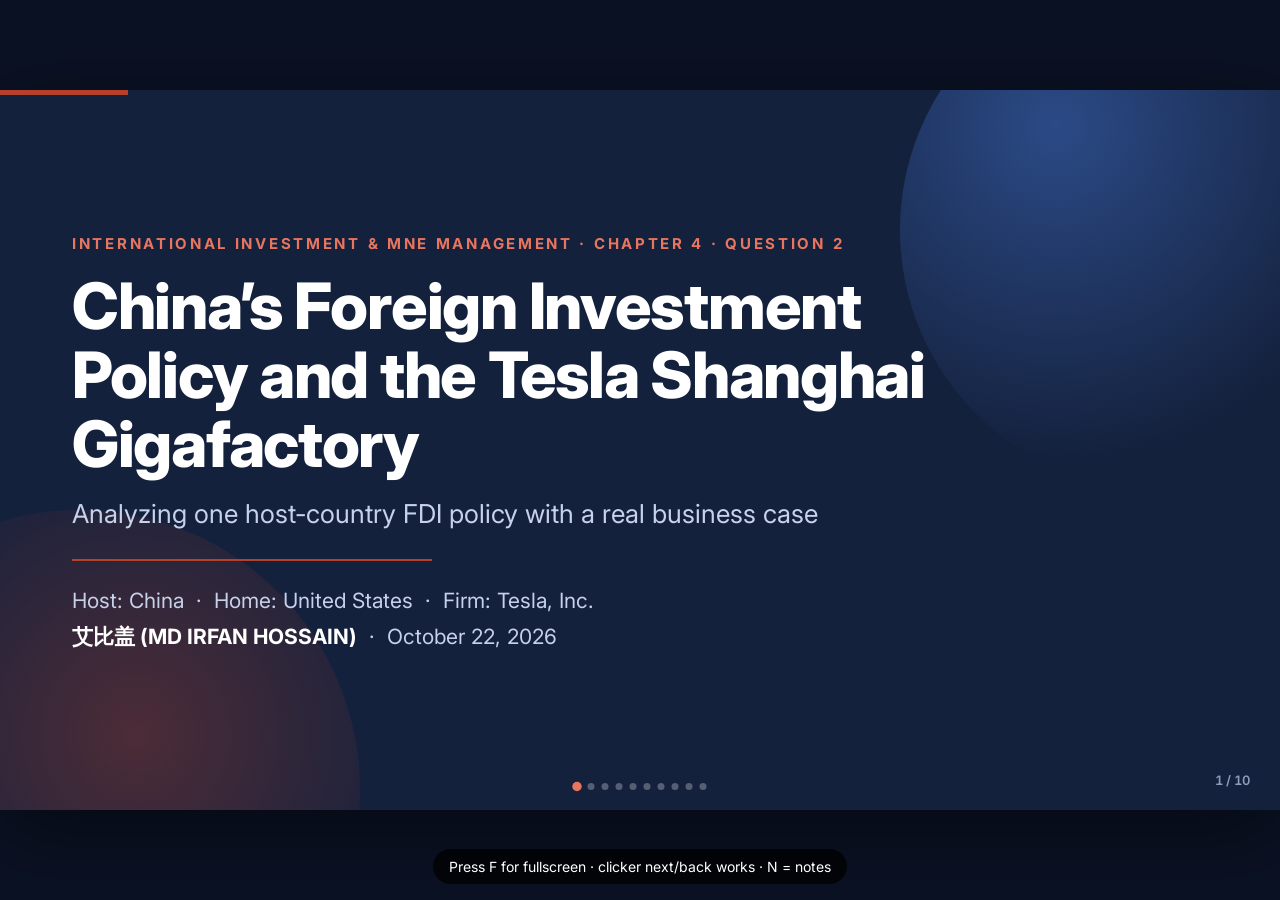
<file: hau/mnc/index.html>
<!DOCTYPE html>
<html lang="en">
<head>
<meta charset="utf-8">
<meta name="viewport" content="width=device-width, initial-scale=1">
<title>China’s FDI Policy &amp; the Tesla Shanghai Gigafactory — Irfan Hossain</title>
<link rel="preconnect" href="https://fonts.googleapis.com">
<link rel="preconnect" href="https://fonts.gstatic.com" crossorigin>
<link href="https://fonts.googleapis.com/css2?family=Inter:wght@400;500;600;700;800&display=swap" rel="stylesheet">
<style>
:root{
  --navy:#14213d; --navy2:#1d2f55; --cream:#f5f1e8; --sand:#ebe5d6; --card:#fffdf7;
  --red:#b5402b; --teal:#1f6f78; --ink:#1b2236; --mute:#6b7280;
  --ease:cubic-bezier(.2,.7,.2,1);
}
*{box-sizing:border-box;margin:0;padding:0}
html,body{height:100%;background:#0b1224;overflow:hidden;font-family:Inter,system-ui,-apple-system,"Segoe UI",Roboto,Arial,sans-serif;color:var(--ink)}
#viewport{position:fixed;inset:0;display:flex;align-items:center;justify-content:center}
#stage{position:relative;width:1280px;height:720px;flex:none;transform-origin:center center;overflow:hidden;background:var(--cream);box-shadow:0 20px 80px rgba(0,0,0,.5)}
.slide{position:absolute;inset:0;padding:52px 72px 64px;opacity:0;visibility:hidden;transition:opacity .55s var(--ease),visibility 0s .55s;background:var(--cream)}
.slide.sand{background:var(--sand)}
.slide.dark{background:var(--navy);color:#fff}
.slide.active{opacity:1;visibility:visible;transition:opacity .55s var(--ease),visibility 0s}
/* animation primitives */
[data-a]{opacity:0;transition:opacity .7s var(--ease),transform .7s var(--ease);transition-delay:calc(var(--d,0) * 1ms)}
[data-a="up"]{transform:translateY(26px)}
[data-a="left"]{transform:translateX(-36px)}
[data-a="right"]{transform:translateX(36px)}
[data-a="zoom"]{transform:scale(.94)}
.slide.active [data-a]{opacity:1;transform:none}
.kicker{font-size:15px;font-weight:700;letter-spacing:.18em;text-transform:uppercase;color:var(--red)}
.dark .kicker{color:#e8765f}
h1,h2{font-weight:800;letter-spacing:-.02em;color:var(--navy)}
.dark h1,.dark h2{color:#fff}
h2{font-size:50px;margin:12px 0 34px;line-height:1.1}
.card{background:var(--card);border-radius:14px;padding:22px 24px;box-shadow:0 1px 0 rgba(20,33,61,.06),0 10px 26px rgba(20,33,61,.07)}
.card.navy{background:var(--navy);color:#fff}
.card h3{font-size:14px;font-weight:700;letter-spacing:.14em;text-transform:uppercase;color:var(--red);margin-bottom:8px}
.card.navy h3{color:#e8765f}
.card .big{font-size:34px;font-weight:800;color:var(--navy);margin-bottom:8px;line-height:1.15}
.card.navy .big{color:#fff}
.card p{font-size:21px;line-height:1.5;color:#3a4256}
.card.navy p{color:#d6dcef}
.src{position:absolute;left:72px;right:140px;bottom:30px;font-size:14px;color:var(--mute)}
.dark .src{color:#8f9bbd}
.grid{display:grid;gap:20px}
.g4{grid-template-columns:repeat(4,1fr)} .g3{grid-template-columns:repeat(3,1fr)} .g2{grid-template-columns:1fr 1fr}

/* slide 1 */
#s1{display:flex;flex-direction:column;justify-content:center}
#s1 .orb{position:absolute;right:-140px;top:-120px;width:520px;height:520px;border-radius:50%;background:radial-gradient(circle at 30% 30%,#2b4a86,transparent 65%);animation:float 9s ease-in-out infinite}
#s1 .orb.b{right:auto;left:-200px;top:auto;bottom:-260px;width:560px;height:560px;background:radial-gradient(circle at 60% 40%,rgba(181,64,43,.35),transparent 65%);animation-delay:-4s}
@keyframes float{50%{transform:translate(-18px,16px)}}
#s1 h1{position:relative;font-size:64px;line-height:1.08;max-width:900px;margin:18px 0 20px}
#s1 .sub{position:relative;font-size:26px;color:#c8d1ea;margin-bottom:30px}
#s1 .rule{height:2px;width:0;background:var(--red);transition:width 1.2s var(--ease) .5s;margin-bottom:22px}
#s1.active .rule{width:360px}
#s1 .meta{position:relative;font-size:21px;color:#c8d1ea;line-height:1.7}
#s1 .meta b{color:#fff}
/* slide 3 */
.model.hl{background:var(--navy);color:#fff;transform:none}
.model.hl h3{color:#e8765f}.model.hl .big{color:#fff}.model.hl p{color:#d6dcef}
.slide.active .model.hl{animation:pulse 2.4s ease-in-out 1.4s 2}
@keyframes pulse{50%{box-shadow:0 0 0 8px rgba(181,64,43,.28),0 10px 26px rgba(20,33,61,.15)}}
/* slide 4 timeline */
.tl{position:relative;display:grid;grid-template-columns:repeat(4,1fr);gap:20px;margin-top:8px;padding-top:34px}
.tl::before{content:"";position:absolute;left:0;top:10px;height:3px;width:0;background:var(--red);transition:width 1.6s var(--ease) .4s}
.slide.active .tl::before{width:100%}
.tl .yr{font-size:42px;font-weight:800;color:var(--teal);margin-bottom:6px;position:relative}
.tl .yr::before{content:"";position:absolute;left:0;top:-31px;width:15px;height:15px;border-radius:50%;background:var(--red);border:3px solid var(--cream)}
.tl .yr.now{color:var(--red)}
.callout{margin-top:20px}
/* slide 6 */
.dates{display:flex;flex-direction:column;gap:0;position:relative;padding-left:26px}
.dates::before{content:"";position:absolute;left:6px;top:8px;bottom:8px;width:3px;background:linear-gradient(var(--red),var(--teal));transform:scaleY(0);transform-origin:top;transition:transform 2s var(--ease) .3s}
.slide.active .dates::before{transform:scaleY(1)}
.row{position:relative;display:grid;grid-template-columns:185px 1fr;padding:14px 0;font-size:22px}
.row::before{content:"";position:absolute;left:-26px;top:23px;width:15px;height:15px;border-radius:50%;background:var(--card);border:3px solid var(--red)}
.row b{color:var(--navy)}
.row.key b,.row.key span{color:var(--red);font-weight:700}
.speed{display:flex;flex-direction:column;justify-content:center}
.speed .kicker{color:#e8765f}
.speed .num{font-size:68px;font-weight:800;line-height:1.05;margin:8px 0}
/* slide 7 */
.bar{height:4px;width:60px;border-radius:2px;margin-bottom:14px}
.card ul{list-style:none}
.card li{font-size:23px;line-height:1.4;padding:11px 0 11px 26px;position:relative;color:#2b3350}
.card li::before{content:"";position:absolute;left:0;top:22px;width:9px;height:9px;border-radius:50%;background:var(--c,var(--red))}
.swap{display:flex;align-items:center;justify-content:center;font-size:34px;color:var(--mute)}
/* slide 8 */
.stats{display:grid;grid-template-columns:repeat(4,1fr);gap:28px;margin:10px 0 36px}
.stat{border-top:3px solid var(--red);padding-top:16px}
.stat .n{font-size:64px;font-weight:800;line-height:1;color:#fff;font-variant-numeric:tabular-nums}
.stat .l{font-size:20px;color:#c8d1ea;margin-top:12px;line-height:1.4}
.note{background:var(--navy2);border-radius:14px;padding:26px 30px;font-size:24px;line-height:1.5;color:#e2e8fb}
/* slide 9 */
.why li{--c:var(--teal)}.limit li{--c:var(--red)}
.card ul li b{color:var(--navy)}
/* slide 10 */
.take{counter-increment:t}
.take .no{width:38px;height:38px;border-radius:50%;background:var(--red);color:#fff;font-weight:800;display:flex;align-items:center;justify-content:center;margin-bottom:14px}
.q{margin-top:30px;font-size:24px;color:var(--teal);font-weight:600;font-style:italic}
.srcbox{margin-top:26px;border-top:1px solid rgba(20,33,61,.2);padding-top:14px;font-size:14px;line-height:1.55;color:var(--mute)}
.srcbox b{letter-spacing:.14em;color:var(--red);font-size:11px}
/* chrome */
#bar{position:absolute;left:0;top:0;height:5px;background:var(--red);width:0;transition:width .5s var(--ease);z-index:20}
#count{position:absolute;right:30px;bottom:22px;font-size:13px;font-weight:600;color:var(--mute);z-index:20;font-variant-numeric:tabular-nums}
.dark ~ #count,body.isdark #count{color:#8f9bbd}
#dots{position:absolute;left:50%;bottom:20px;transform:translateX(-50%);display:flex;gap:7px;z-index:20}
#dots i{width:7px;height:7px;border-radius:50%;background:rgba(20,33,61,.22);transition:.3s}
#dots i.on{background:var(--red);transform:scale(1.35)}
body.isdark #dots i{background:rgba(255,255,255,.28)} body.isdark #dots i.on{background:#e8765f}
#blank{position:absolute;inset:0;background:#000;z-index:50;display:none}
#blank.on{display:block}
#hint{position:fixed;left:50%;bottom:16px;transform:translateX(-50%);background:rgba(0,0,0,.75);color:#fff;font-size:14px;padding:9px 16px;border-radius:999px;z-index:99;opacity:0;transition:opacity .4s;pointer-events:none;white-space:nowrap}
#hint.on{opacity:1}
#notes{position:fixed;right:14px;bottom:14px;width:min(460px,38vw);max-height:42vh;overflow:auto;background:rgba(10,16,32,.94);color:#e6ebfb;border-radius:12px;padding:14px 16px;font-size:15px;line-height:1.55;z-index:98;display:none}
#notes.on{display:block}
#notes b{color:#e8765f;font-size:12px;letter-spacing:.12em;display:block;margin-bottom:6px}
@media (prefers-reduced-motion:reduce){*{transition-duration:.01s!important;animation:none!important;transition-delay:0s!important}}
</style>
</head>
<body>
<div id="viewport">
<div id="stage">
<div id="bar"></div>

<!-- 1 -->
<section class="slide dark" id="s1" data-dark="1">
  <div class="orb"></div><div class="orb b"></div>
  <div data-a="up" style="--d:100" class="kicker">International Investment &amp; MNE Management · Chapter 4 · Question 2</div>
  <h1 data-a="up" style="--d:250">China’s Foreign Investment Policy and the Tesla Shanghai Gigafactory</h1>
  <div data-a="up" style="--d:450" class="sub">Analyzing one host-country FDI policy with a real business case</div>
  <div class="rule"></div>
  <div data-a="up" style="--d:900" class="meta">Host: China &nbsp;·&nbsp; Home: United States &nbsp;·&nbsp; Firm: Tesla, Inc.<br><b>艾比盖 (MD IRFAN HOSSAIN)</b> &nbsp;·&nbsp; October 22, 2026</div>
</section>

<!-- 2 -->
<section class="slide" id="s2">
  <div class="kicker" data-a="left">Overview</div>
  <h2 data-a="left" style="--d:80">The case at a glance</h2>
  <div class="grid g4">
    <div class="card" data-a="up" style="--d:250"><h3>Host country</h3><div class="big">China</div><p>Sets the entry rules: sectors, equity limits and incentives.</p></div>
    <div class="card" data-a="up" style="--d:400"><h3>Home country</h3><div class="big">United States</div><p>Where Tesla is headquartered and its technology originates.</p></div>
    <div class="card" data-a="up" style="--d:550"><h3>Firm</h3><div class="big">Tesla, Inc.</div><p>Entered through Tesla Shanghai, a wholly owned subsidiary.</p></div>
    <div class="card" data-a="up" style="--d:700"><h3>Policy</h3><div class="big">Auto equity cap</div><p>The 50% foreign-ownership limit in car making, lifted from 2018.</p></div>
  </div>
  <div class="card navy callout" data-a="zoom" style="--d:1000;margin-top:28px;padding:28px 32px">
    <h3>Guiding question</h3>
    <p style="font-size:30px;font-weight:600;color:#fff;line-height:1.35">How did opening the auto equity cap change the way Tesla could enter and operate in China?</p>
  </div>
  <div class="src">Framework: Chapter 4, host-country regulation</div>
</section>

<!-- 3 -->
<section class="slide sand" id="s3">
  <div class="kicker" data-a="left">Host-country regulation</div>
  <h2 data-a="left" style="--d:80">China’s FDI legal framework</h2>
  <div class="grid g3">
    <div class="card" data-a="up" style="--d:250"><h3>Model 1</h3><div class="big">No special FDI law</div><p>General commercial law applies.</p></div>
    <div class="card" data-a="up" style="--d:400"><h3>Model 2</h3><div class="big">No unified code</div><p>Rules scattered across sector statutes.</p></div>
    <div class="card model hl" data-a="up" style="--d:550"><h3>Model 3 · China</h3><div class="big">Unified FDI code</div><p>A dedicated Foreign Investment Law.</p></div>
  </div>
  <div class="grid g2" style="margin-top:22px">
    <div class="card" data-a="right" style="--d:850"><h3>Foreign Investment Law</h3><p>Adopted in 2019 and in force since 1 January 2020. It replaced the separate laws on equity joint ventures, cooperative joint ventures and wholly foreign-owned firms.</p></div>
    <div class="card" data-a="right" style="--d:1050"><h3>Negative list system</h3><p>Sectors off the list get national treatment at entry. Listed sectors carry equity caps or bans, and car making was one until its caps were phased out.</p></div>
  </div>
  <div class="src">Sources: Norton Rose Fulbright; China Daily</div>
</section>

<!-- 4 -->
<section class="slide" id="s4">
  <div class="kicker" data-a="left">The policy under analysis</div>
  <h2 data-a="left" style="--d:80">Lifting the auto equity cap</h2>
  <div class="tl" style="padding-top:30px">
    <div class="card" data-a="up" style="--d:500"><div class="yr">1994</div><p>Foreign carmakers capped at a 50% stake in any local venture.</p></div>
    <div class="card" data-a="up" style="--d:900"><div class="yr now">2018</div><p>On 17 April the state planner announced a staged removal. The cap ended for electric and plug-in hybrid makers.</p></div>
    <div class="card" data-a="up" style="--d:1300"><div class="yr">2020</div><p>The Chinese-ownership requirement lifted for commercial vehicles.</p></div>
    <div class="card" data-a="up" style="--d:1700"><div class="yr">2022</div><p>Lifted for passenger cars. The limit of two joint ventures per foreign investor also ended.</p></div>
  </div>
  <div class="card navy callout" data-a="zoom" style="--d:2200;padding:26px 32px">
    <h3>Why it matters</h3>
    <p style="font-size:28px;font-weight:600;color:#fff;line-height:1.4">Electric vehicles went first, so Tesla could build a wholly owned plant four years before the cap fell for passenger cars.</p>
  </div>
  <div class="src">Sources: Reuters via WardsAuto; Norton Rose Fulbright</div>
</section>

<!-- 5 -->
<section class="slide sand" id="s5">
  <div class="kicker" data-a="left">The case: Tesla Shanghai</div>
  <h2 data-a="left" style="--d:80;font-size:44px">How the policy toolkit was applied to Tesla</h2>
  <div class="grid g3" style="gap:18px">
    <div class="card" data-a="up" style="--d:250"><h3>Sectors &amp; equity</h3><p><b>100% ownership.</b> The cap was waived for EV makers, so Tesla Shanghai is not a joint venture.</p></div>
    <div class="card" data-a="up" style="--d:420"><h3>Land &amp; resources</h3><p><b>864,885 m² in Lingang for RMB 973 million</b>, under a contract signed 17 October 2018.</p></div>
    <div class="card" data-a="up" style="--d:590"><h3>Taxes &amp; incentives</h3><p><b>15% income tax</b> reported through 2023 versus the 25% standard, plus a purchase-tax exemption for EV buyers.</p></div>
    <div class="card" data-a="up" style="--d:760"><h3>Screening &amp; approval</h3><p><b>Still licensed.</b> Vehicle manufacturing needs a ministry licence even after the cap went.</p></div>
    <div class="card" data-a="up" style="--d:930"><h3>Employment rules</h3><p><b>Local hiring pledge.</b> Reported commitment of one local hire per US$1.8 million of revenue.</p></div>
    <div class="card" data-a="up" style="--d:1100"><h3>State-bank finance</h3><p><b>Up to RMB 11.25 billion</b> (about US$1.6 billion) from four Chinese banks, December 2019.</p></div>
  </div>
  <div class="src">Sources: China Briefing; Gasgoo; Electrek (SEC filing); Bloomberg Tax</div>
</section>

<!-- 6 -->
<section class="slide" id="s6">
  <div class="kicker" data-a="left">The case: Tesla Shanghai</div>
  <h2 data-a="left" style="--d:80">From agreement to first delivery</h2>
  <div class="grid" style="grid-template-columns:1.55fr 1fr;gap:36px;align-items:stretch">
    <div class="dates">
      <div class="row" data-a="left" style="--d:350"><b>8 May 2018</b><span>Tesla Shanghai Co., Ltd. established</span></div>
      <div class="row" data-a="left" style="--d:600"><b>10 Jul 2018</b><span>Investment agreement with the Lingang authorities</span></div>
      <div class="row" data-a="left" style="--d:850"><b>17 Oct 2018</b><span>Land contract signed</span></div>
      <div class="row key" data-a="left" style="--d:1100"><b>7 Jan 2019</b><span>Groundbreaking</span></div>
      <div class="row" data-a="left" style="--d:1350"><b>19 Aug 2019</b><span>Acceptance certificate issued</span></div>
      <div class="row key" data-a="left" style="--d:1600"><b>30 Dec 2019</b><span>First cars delivered, to employees</span></div>
      <div class="row" data-a="left" style="--d:1850"><b>7 Jan 2020</b><span>First customer deliveries in China</span></div>
    </div>
    <div class="card navy speed" data-a="zoom" style="--d:1900;padding:34px">
      <div class="kicker">Speed</div>
      <div class="num">About 1 year</div>
      <p style="font-size:23px">from groundbreaking to the first deliveries</p>
    </div>
  </div>
  <div class="src">Sources: Gasgoo; Wikipedia, Gigafactory Shanghai; Chinese state media</div>
</section>

<!-- 7 -->
<section class="slide sand" id="s7">
  <div class="kicker" data-a="left">The case: Tesla Shanghai</div>
  <h2 data-a="left" style="--d:80">The bargain: what each side gave</h2>
  <div class="grid" style="grid-template-columns:1fr 1fr;gap:26px">
    <div class="card" data-a="left" style="--d:300;padding:28px 30px">
      <div class="bar" style="background:var(--red)"></div><h3 style="font-size:22px;letter-spacing:.02em;text-transform:none;color:var(--red)">China offered</h3>
      <ul style="--c:var(--red)">
        <li>A wholly owned plant, the first for a foreign carmaker</li>
        <li>Land of 864,885 m² for RMB 973 million</li>
        <li>A 15% income tax rate through 2023</li>
        <li>Credit of up to RMB 11.25 billion from state banks</li>
      </ul>
    </div>
    <div class="card" data-a="right" style="--d:700;padding:28px 30px">
      <div class="bar" style="background:var(--teal)"></div><h3 style="font-size:22px;letter-spacing:.02em;text-transform:none;color:var(--teal)">Tesla committed</h3>
      <ul style="--c:var(--teal)">
        <li>At least RMB 14 billion (about US$2 billion) of capex by end-2023</li>
        <li>Local hiring tied to revenue, as reported</li>
        <li>About US$323 million a year in taxes, as reported</li>
        <li>Local sourcing: about 30% of Model 3 parts by October 2019</li>
      </ul>
    </div>
  </div>
  <div class="src">Sources: Wikipedia, Gigafactory Shanghai; China Briefing; Gasgoo; Electrek</div>
</section>

<!-- 8 -->
<section class="slide dark" id="s8" data-dark="1">
  <div class="kicker" data-a="left">The case: Tesla Shanghai</div>
  <h2 data-a="left" style="--d:80">Results of the policy</h2>
  <div class="stats">
    <div class="stat" data-a="up" style="--d:250"><div class="n" data-count="947000" data-fmt="comma">0</div><div class="l">vehicles delivered from the Shanghai plant in 2023</div></div>
    <div class="stat" data-a="up" style="--d:450"><div class="n" data-count="33" data-pre="+" data-suf="%">0</div><div class="l">growth on 2022 deliveries</div></div>
    <div class="stat" data-a="up" style="--d:650"><div class="n" data-count="20000" data-pre="~" data-fmt="comma">0</div><div class="l">employees at the plant, June 2023</div></div>
    <div class="stat" data-a="up" style="--d:850"><div class="n" data-count="100" data-suf="%">0</div><div class="l">Tesla-owned, with no Chinese joint-venture partner</div></div>
  </div>
  <div class="note" data-a="up" style="--d:1500">The plant also became Tesla’s main export hub. In 2021 it made about half of China’s 310,000 exported new energy vehicles.</div>
  <div class="src">Sources: Shanghai Municipal Government; Wikipedia, Gigafactory Shanghai</div>
</section>

<!-- 9 -->
<section class="slide" id="s9">
  <div class="kicker" data-a="left">Analysis</div>
  <h2 data-a="left" style="--d:80">Policy evaluation</h2>
  <div class="grid g2" style="gap:26px">
    <div class="card why" data-a="left" style="--d:300;padding:28px 30px">
      <div class="bar" style="background:var(--teal)"></div><h3 style="font-size:22px;letter-spacing:.02em;text-transform:none;color:var(--teal)">Why it worked</h3>
      <ul>
        <li><b>Predictable.</b> Dated, staged removal of the cap gave investors certainty.</li>
        <li><b>Packaged.</b> Equity, land, tax and credit arrived together, cutting time to market.</li>
        <li><b>Mutual.</b> China gained jobs, local suppliers, exports and a strong rival for domestic EV makers.</li>
      </ul>
    </div>
    <div class="card limit" data-a="right" style="--d:700;padding:28px 30px">
      <div class="bar" style="background:var(--red)"></div><h3 style="font-size:22px;letter-spacing:.02em;text-transform:none;color:var(--red)">Limits and risks</h3>
      <ul>
        <li><b>Time-limited perks.</b> The 15% tax rate ran through 2023.</li>
        <li><b>Leased land.</b> Tesla owns the factory but not the land.</li>
        <li><b>Dependence.</b> Licences, capex and hiring pledges bind Tesla, and US–China relations can shift the outlook.</li>
      </ul>
    </div>
  </div>
  <div class="src">Assessment by the presenter, based on the sources listed on the last slide</div>
</section>

<!-- 10 -->
<section class="slide sand" id="s10">
  <div class="kicker" data-a="left">Takeaways</div>
  <h2 data-a="left" style="--d:80">Conclusion</h2>
  <div class="grid g3">
    <div class="card take" data-a="up" style="--d:300"><div class="no">1</div><div class="big" style="font-size:28px">Policy shapes entry mode</div><p>Removing the equity cap let Tesla choose full ownership over a joint venture.</p></div>
    <div class="card take" data-a="up" style="--d:550"><div class="no">2</div><div class="big" style="font-size:28px">Packages beat single tools</div><p>Equity, land, tax and finance together made the plant fast to build.</p></div>
    <div class="card take" data-a="up" style="--d:800"><div class="no">3</div><div class="big" style="font-size:28px">FDI policy is a bargain</div><p>The host gains jobs and exports, and the firm gains access, with commitments on both sides.</p></div>
  </div>
  <div class="q" data-a="up" style="--d:1200">If the cap had stayed at 50%, would Tesla have built in Shanghai at all?</div>
  <div class="srcbox" data-a="up" style="--d:1500"><b>SOURCES</b><br>Reuters via WardsAuto (17 Apr 2018) · Norton Rose Fulbright, China FDI Q&amp;A on automotive manufacturing · China Briefing, Tesla Gigafactory Shanghai · Electrek, Tesla financing (26 Dec 2019) · Gasgoo, Tesla land rights · Bloomberg Tax, Tesla tax rate · Shanghai Municipal Government, 5 Jan 2024 · Wikipedia, Gigafactory Shanghai</div>
</section>

<div id="dots"></div>
<div id="count"></div>
<div id="blank"></div>
</div>
</div>
<div id="hint"></div>
<div id="notes"></div>

<script>
(function(){
  var slides=[].slice.call(document.querySelectorAll('.slide'));
  var N=slides.length, cur=0;
  var stage=document.getElementById('stage');
  var dots=document.getElementById('dots');
  var count=document.getElementById('count');
  var bar=document.getElementById('bar');
  var hint=document.getElementById('hint');
  var notesEl=document.getElementById('notes');
  var blank=document.getElementById('blank');
  var NOTES=[
   "Introduce yourself and the topic: Question 2, one host-country FDI policy with a real business case. Host China, firm Tesla, policy: the auto equity cap.",
   "Set the scene: host, home, firm, policy. Then read the guiding question.",
   "Three legislative models from Chapter 4. China is Model 3, a unified code (Foreign Investment Law, in force 1 Jan 2020). The negative list is the key mechanism: car making was on it with an equity cap.",
   "1994 cap at 50%, forcing JVs. 17 April 2018: staged removal, EVs first. 2020 commercial, 2022 passenger cars. Tesla made EVs, so it got a four-year head start.",
   "Walk the six cards as Chapter 4 instruments. Stress: it is a bundle, not one lever. Note licence still required, so regulation did not disappear.",
   "Policy package turns into speed: about one year from groundbreaking (7 Jan 2019) to first deliveries (30 Dec 2019). Compare with JV negotiations that can take years.",
   "FDI policy is a bargain. Say 'as reported' for the hiring and tax figures: they come from press reports, not contract text.",
   "947,000 is deliveries from the plant in 2023 (not China-only sales). ~20,000 employees, 100% Tesla-owned, export hub.",
   "Why it worked: predictable, packaged, mutual. Risks: time-limited tax rate, leased land, dependence. The US–China point is your own judgement.",
   "Three lessons, then pose the discussion question. Thank the class and invite questions."
  ];
  for(var i=0;i<N;i++){dots.appendChild(document.createElement('i'));}
  var dotEls=[].slice.call(dots.children);

  function fit(){
    var s=Math.min(window.innerWidth/1280,window.innerHeight/720);
    stage.style.transform='scale('+s+')';
  }
  window.addEventListener('resize',fit);fit();

  function countUp(slide){
    [].forEach.call(slide.querySelectorAll('[data-count]'),function(el){
      var to=+el.dataset.count,pre=el.dataset.pre||'',suf=el.dataset.suf||'',fmt=el.dataset.fmt;
      var reduce=window.matchMedia('(prefers-reduced-motion:reduce)').matches;
      function show(v){el.textContent=pre+(fmt==='comma'?Math.round(v).toLocaleString('en-US'):Math.round(v))+suf;}
      if(reduce){show(to);return;}
      var t0=null,dur=1800,delay=400;
      show(0);
      function step(ts){
        if(!t0)t0=ts;
        var p=Math.min(Math.max((ts-t0-delay)/dur,0),1);
        var e=1-Math.pow(1-p,3);
        show(to*e);
        if(p<1&&slides[cur]===slide)requestAnimationFrame(step);else if(p>=1)show(to);
      }
      requestAnimationFrame(step);
    });
  }

  function go(n,quiet){
    n=Math.max(0,Math.min(N-1,n));
    if(n===cur&&slides[n].classList.contains('active'))return;
    slides[cur].classList.remove('active');
    cur=n;
    // restart animations: force reflow
    void slides[cur].offsetWidth;
    slides[cur].classList.add('active');
    bar.style.width=((cur+1)/N*100)+'%';
    count.textContent=(cur+1)+' / '+N;
    dotEls.forEach(function(d,i){d.classList.toggle('on',i===cur);});
    document.body.classList.toggle('isdark',slides[cur].dataset.dark==='1');
    notesEl.innerHTML='<b>SPEAKER NOTE · SLIDE '+(cur+1)+'</b>'+NOTES[cur];
    countUp(slides[cur]);
    if(history.replaceState)history.replaceState(null,'','#'+(cur+1));
  }
  function next(){go(cur+1)}
  function prev(){go(cur-1)}
  function flash(msg){hint.textContent=msg;hint.classList.add('on');clearTimeout(flash.t);flash.t=setTimeout(function(){hint.classList.remove('on')},1800);}

  document.addEventListener('keydown',function(e){
    if(e.ctrlKey||e.metaKey||e.altKey)return;
    var k=e.key;
    if(blank.classList.contains('on')&&k!=='b'&&k!=='B'&&k!=='.'){blank.classList.remove('on');}
    switch(k){
      case 'ArrowRight':case 'ArrowDown':case 'PageDown':case ' ':case 'Enter':case 'n_':
        e.preventDefault();next();break;
      case 'ArrowLeft':case 'ArrowUp':case 'PageUp':case 'Backspace':
        e.preventDefault();prev();break;
      case 'Home':e.preventDefault();go(0);break;
      case 'End':e.preventDefault();go(N-1);break;
      case 'b':case 'B':case '.':e.preventDefault();blank.classList.toggle('on');break; /* clicker black-screen button */
      case 'f':case 'F':
        if(!document.fullscreenElement)document.documentElement.requestFullscreen&&document.documentElement.requestFullscreen();
        else document.exitFullscreen&&document.exitFullscreen();break;
      case 'F5':e.preventDefault();
        if(!document.fullscreenElement)document.documentElement.requestFullscreen&&document.documentElement.requestFullscreen();break;
      case 'n':case 'N':notesEl.classList.toggle('on');break;
      case '?':flash('→ / PageDown next · ← / PageUp back · F fullscreen · B black screen · N notes');break;
    }
  });
  // click: right 2/3 next, left 1/3 back; swipe on touch
  document.addEventListener('click',function(e){
    if(e.target.closest('#notes'))return;
    var x=e.clientX/window.innerWidth;
    if(x<.3)prev();else next();
  });
  var sx=null;
  document.addEventListener('touchstart',function(e){sx=e.touches[0].clientX},{passive:true});
  document.addEventListener('touchend',function(e){
    if(sx===null)return;var dx=e.changedTouches[0].clientX-sx;sx=null;
    if(Math.abs(dx)>50){e.preventDefault&&0;dx<0?next():prev();}
  });
  window.addEventListener('hashchange',function(){var h=parseInt(location.hash.slice(1),10);if(h)go(h-1)});

  var start=parseInt(location.hash.slice(1),10);
  go(start>0?start-1:0);
  flash('Press F for fullscreen · clicker next/back works · N = notes');
})();
</script>
</body>
</html>
</file>
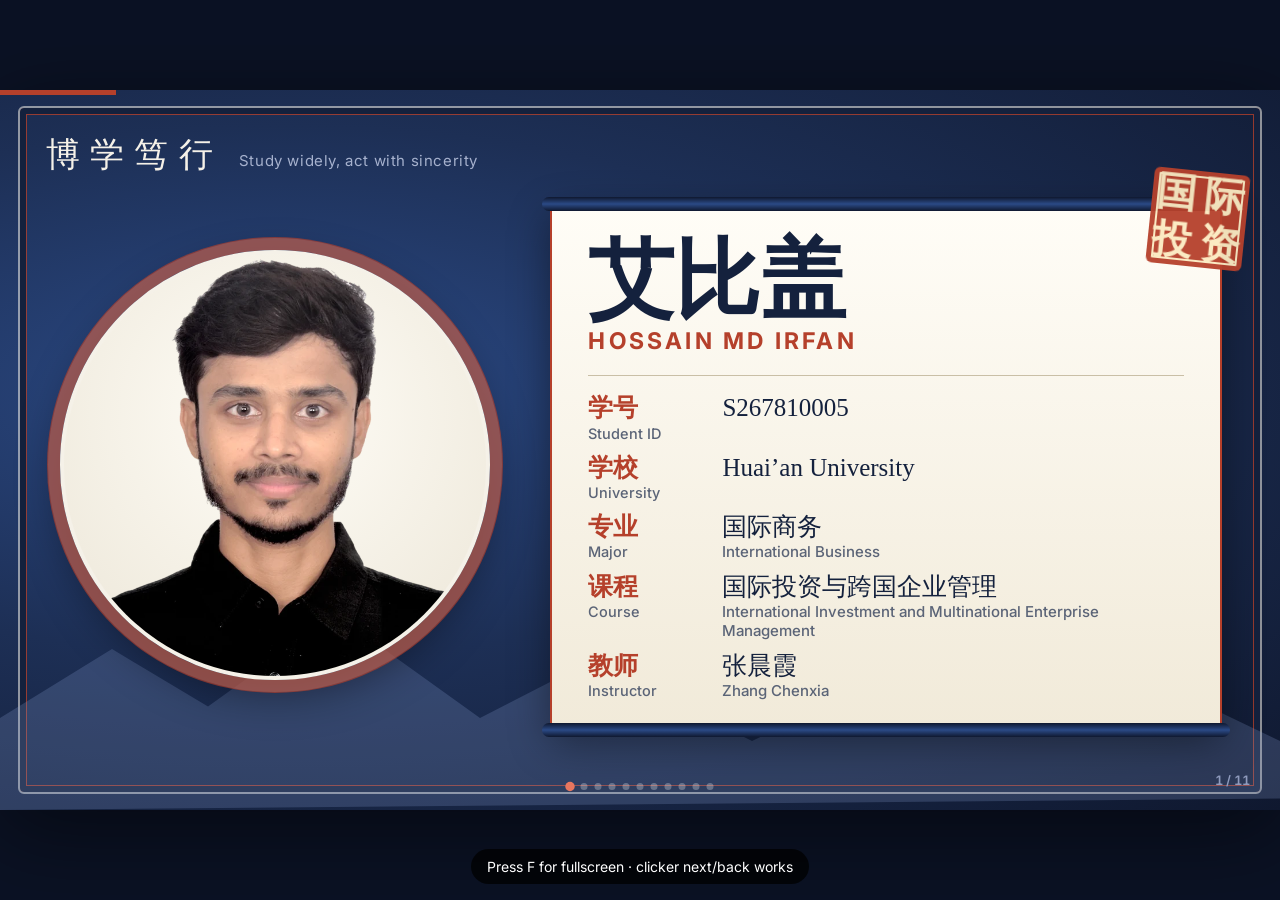
<file: hau/mne/index.html>
<!DOCTYPE html>
<html lang="en">
<head>
<meta charset="utf-8">
<meta name="viewport" content="width=device-width, initial-scale=1, viewport-fit=cover">
<title>China’s FDI Policy &amp; the Tesla Shanghai Gigafactory | 中国外资政策与特斯拉上海超级工厂</title>
<link rel="preconnect" href="https://fonts.googleapis.com">
<link rel="preconnect" href="https://fonts.gstatic.com" crossorigin>
<link href="https://fonts.googleapis.com/css2?family=Inter:wght@400;500;600;700;800&display=swap" rel="stylesheet">
<style>
:root{
  --navy:#14213d; --navy2:#1d2f55; --cream:#f5f1e8; --sand:#ebe5d6; --card:#fffdf7;
  --red:#b5402b; --teal:#1f6f78; --gold:#f5c451; --ink:#1b2236; --mute:#6b7280;
  --ease:cubic-bezier(.2,.7,.2,1);
  --sans:Inter,"Segoe UI","PingFang SC","Microsoft YaHei","Noto Sans SC","Noto Sans CJK SC","Noto Sans CJK JP",system-ui,-apple-system,Arial,sans-serif;
  --kai:"KaiTi","STKaiti","Kaiti SC","Songti SC","SimSun","Noto Serif CJK SC","Noto Sans CJK JP",serif;
}
*{box-sizing:border-box;margin:0;padding:0}
html,body{height:100%;background:#0b1224;overflow:hidden;font-family:var(--sans);color:var(--ink)}
#viewport{position:fixed;inset:0;display:flex;align-items:center;justify-content:center}
#stage{position:relative;width:1280px;height:720px;flex:none;transform-origin:center center;overflow:hidden;background:var(--cream);box-shadow:0 20px 80px rgba(0,0,0,.5)}
.slide{position:absolute;inset:0;padding:46px 72px 60px;opacity:0;visibility:hidden;transition:opacity .55s var(--ease),visibility 0s .55s;background:var(--cream)}
.slide.sand{background:var(--sand)}
.slide.dark{background:var(--navy);color:#fff}
.slide.active{opacity:1;visibility:visible;transition:opacity .55s var(--ease),visibility 0s}
[data-a]{opacity:0;transition:opacity .7s var(--ease),transform .7s var(--ease);transition-delay:calc(var(--d,0) * 1ms)}
[data-a="up"]{transform:translateY(26px)}
[data-a="left"]{transform:translateX(-36px)}
[data-a="right"]{transform:translateX(36px)}
[data-a="zoom"]{transform:scale(.94)}
.slide.active [data-a]{opacity:1;transform:none}
.kicker{font-size:14px;font-weight:700;letter-spacing:.16em;text-transform:uppercase;color:var(--red)}
.dark .kicker{color:#e8765f}
h1,h2{font-weight:800;letter-spacing:-.02em;color:var(--navy)}
.dark h1,.dark h2{color:#fff}
h2{font-size:44px;margin:8px 0 22px;line-height:1.1}
.zh{display:block;color:var(--teal);font-weight:600;font-size:.52em;letter-spacing:0;margin-top:.3em;line-height:1.25}
.dark .zh,.navy .zh{color:var(--gold)}
.card{background:var(--card);border-radius:14px;padding:18px 22px;box-shadow:0 1px 0 rgba(20,33,61,.06),0 10px 26px rgba(20,33,61,.07)}
.card.navy{background:var(--navy);color:#fff}
.card h3{font-size:13px;font-weight:700;letter-spacing:.12em;text-transform:uppercase;color:var(--red);margin-bottom:7px}
.card.navy h3{color:#e8765f}
.card .big{font-size:30px;font-weight:800;color:var(--navy);margin-bottom:6px;line-height:1.15}
.card.navy .big{color:#fff}
.card p{font-size:19px;line-height:1.45;color:#3a4256}
.card.navy p{color:#d6dcef}
.cz{display:block;color:var(--teal);font-size:17.5px;line-height:1.45;margin-top:7px;font-weight:500}
.navy .cz,.dark .cz{color:var(--gold)}
.src{position:absolute;left:72px;right:140px;bottom:28px;font-size:13px;color:var(--mute)}
.dark .src{color:#8f9bbd}
.grid{display:grid;gap:18px}
.g4{grid-template-columns:repeat(4,1fr)} .g3{grid-template-columns:repeat(3,1fr)} .g2{grid-template-columns:1fr 1fr}

/* ===== intro (slide 1) ===== */
#s1{padding:0;display:grid;grid-template-columns:.86fr 1.14fr;align-items:center;background:radial-gradient(ellipse at 22% 42%,#2b4a86 0,#1d2f55 45%,#0f182f 100%)}
#s1::before{content:"";position:absolute;inset:16px 18px;border:2px solid rgba(245,241,232,.55);border-radius:6px;pointer-events:none;box-shadow:inset 0 0 0 6px #14213d,inset 0 0 0 7px rgba(181,64,43,.8)}
#s1 .mt{position:absolute;left:0;right:0;bottom:0;width:100%;height:230px;opacity:.22}
#s1 .vt{position:absolute;left:46px;top:42px;right:46px;color:#f5f1e8;font-family:var(--kai);font-size:34px;letter-spacing:.3em;z-index:2;display:flex;align-items:baseline;gap:16px}
#s1 .vt small{font-size:15px;letter-spacing:.04em;font-family:var(--sans);opacity:.8;color:#c8d1ea}
#s1 .ph{position:relative;height:100%;display:flex;align-items:center;justify-content:center;padding-top:30px}
#s1 .sun{position:relative;width:430px;height:430px;border-radius:50%;overflow:hidden;background:radial-gradient(circle at 50% 38%,#fffdf7,#ebe5d6);border:4px solid #f5f1e8;box-shadow:0 0 0 12px rgba(245,241,232,.12),0 0 0 13px rgba(181,64,43,.65),0 14px 44px rgba(0,0,0,.45);display:flex;align-items:flex-end;justify-content:center;opacity:0;transform:scale(.4);transition:opacity .9s var(--ease),transform .9s var(--ease)}
#s1 .sun img{height:102%;display:block;margin-bottom:-1%;opacity:0;transform:translateY(60px);transition:opacity 1s var(--ease) .3s,transform 1s var(--ease) .3s}
#s1.active .sun{opacity:1;transform:none}
#s1.active .sun img{opacity:1;transform:none}
.scroll{position:relative;margin-right:58px;margin-top:34px;background:linear-gradient(#fffdf7,#f1ead9);color:var(--navy);border:2px solid var(--red);border-radius:6px;padding:30px 36px 28px;box-shadow:0 12px 40px rgba(0,0,0,.4);font-family:var(--kai)}
.scroll::before,.scroll::after{content:"";position:absolute;left:-10px;right:-10px;height:14px;border-radius:7px;background:linear-gradient(#0f182f,#2b4a86,#0f182f)}
.scroll::before{top:-8px}.scroll::after{bottom:-8px}
.nz{font-size:86px;font-weight:700;line-height:1.05;color:var(--navy)}
.ne{font-family:var(--sans);letter-spacing:.14em;font-size:23px;color:var(--red);font-weight:700;margin-top:2px}
.rw{display:grid;grid-template-columns:118px 1fr;gap:9px 16px;margin-top:20px;border-top:1px solid #c9bfa6;padding-top:16px;font-size:25px;line-height:1.25}
.rw .l{color:var(--red);font-weight:700}
.rw small{display:block;font-family:var(--sans);font-size:14.5px;color:#5b6477;font-weight:500;margin-top:1px}
.rw .v small{font-size:15px}
.seal{position:absolute;right:-26px;top:-34px;width:96px;height:96px;background:#b5402b;color:#fbe9c0;display:grid;grid-template:1fr 1fr/1fr 1fr;place-items:center;font-size:40px;font-weight:700;outline:2px solid #fbe9c0;outline-offset:-7px;transform:rotate(6deg);border-radius:6px;line-height:1;opacity:0;font-family:var(--kai)}
#s1.active .seal{animation:stamp .5s 1.6s both}
@keyframes stamp{from{opacity:0;transform:scale(2) rotate(-8deg)}to{opacity:.95;transform:rotate(6deg)}}

/* slide 2 title */
#s2{display:flex;flex-direction:column;justify-content:center}
#s2 .orb{position:absolute;right:-140px;top:-120px;width:520px;height:520px;border-radius:50%;background:radial-gradient(circle at 30% 30%,#2b4a86,transparent 65%);animation:float 9s ease-in-out infinite}
#s2 .orb.b{right:auto;left:-200px;top:auto;bottom:-260px;width:560px;height:560px;background:radial-gradient(circle at 60% 40%,rgba(181,64,43,.35),transparent 65%);animation-delay:-4s}
@keyframes float{50%{transform:translate(-18px,16px)}}
#s2 > *{position:relative}
#s2 h1{font-size:58px;line-height:1.08;max-width:960px;margin:16px 0 10px}
#s2 h1 .zh{font-size:.5em;margin-top:.5em}
#s2 .sub{font-size:25px;color:#c8d1ea;margin-bottom:26px}
#s2 .sub .zh{font-size:.8em}
#s2 .rule{height:2px;width:0;background:var(--red);transition:width 1.2s var(--ease) .5s;margin-bottom:20px}
#s2.active .rule{width:360px}
#s2 .meta{font-size:21px;color:#c8d1ea;line-height:1.65}
#s2 .meta b{color:#fff}
#s2 .meta .zh{font-size:.82em;margin-top:0}
/* legal models */
.model.hl{background:var(--navy);color:#fff}
.model.hl h3{color:#e8765f}.model.hl .big{color:#fff}.model.hl p{color:#d6dcef}.model.hl .cz{color:var(--gold)}
.slide.active .model.hl{animation:pulse 2.4s ease-in-out 1.4s 2}
@keyframes pulse{50%{box-shadow:0 0 0 8px rgba(181,64,43,.28),0 10px 26px rgba(20,33,61,.15)}}
/* timeline cards */
.tl{position:relative;display:grid;grid-template-columns:repeat(4,1fr);gap:18px;padding-top:30px}
.tl::before{content:"";position:absolute;left:0;top:10px;height:3px;width:0;background:var(--red);transition:width 1.6s var(--ease) .4s}
.slide.active .tl::before{width:100%}
.tl .yr{font-size:40px;font-weight:800;color:var(--teal);margin-bottom:4px;position:relative}
.tl .yr::before{content:"";position:absolute;left:0;top:-31px;width:15px;height:15px;border-radius:50%;background:var(--red);border:3px solid var(--cream)}
.tl .yr.now{color:var(--red)}
.callout{margin-top:20px}
#s5 h2{margin-bottom:14px}#s5 .tl .card{padding:14px 18px}#s5 .tl p{font-size:17.5px;line-height:1.38}#s5 .tl .cz{font-size:16px;margin-top:5px}#s5 .tl .yr{font-size:34px}#s5 .callout{margin-top:16px;padding:16px 26px!important}#s5 .callout p{font-size:23px!important}#s5 .callout .cz{font-size:18px!important}
/* dated rows */
.dates{display:flex;flex-direction:column;position:relative;padding-left:26px}
.dates::before{content:"";position:absolute;left:6px;top:8px;bottom:8px;width:3px;background:linear-gradient(var(--red),var(--teal));transform:scaleY(0);transform-origin:top;transition:transform 2s var(--ease) .3s}
.slide.active .dates::before{transform:scaleY(1)}
.row{position:relative;display:grid;grid-template-columns:178px 1fr;padding:8px 0;font-size:20px;line-height:1.3}
.row::before{content:"";position:absolute;left:-26px;top:16px;width:15px;height:15px;border-radius:50%;background:var(--card);border:3px solid var(--red)}
.row b{color:var(--navy)}
.row em{display:block;font-style:normal;color:var(--teal);font-size:15.5px;font-weight:500;margin-top:1px}
.row.key b,.row.key span{color:var(--red);font-weight:700}
.row.key em{color:var(--teal)}
.speed{display:flex;flex-direction:column;justify-content:center}
.speed .kicker{color:#e8765f}
.speed .num{font-size:60px;font-weight:800;line-height:1.05;margin:8px 0}
.bar{height:4px;width:60px;border-radius:2px;margin-bottom:12px}
.card ul{list-style:none}
.card li{font-size:21px;line-height:1.35;padding:8px 0 8px 24px;position:relative;color:#2b3350}
.card li::before{content:"";position:absolute;left:0;top:19px;width:9px;height:9px;border-radius:50%;background:var(--c,var(--red))}
.card li b{color:var(--navy)}
.card li .cz{font-size:17px;margin-top:3px}
.why li{--c:var(--teal)}.limit li{--c:var(--red)}
/* results */
.stats{display:grid;grid-template-columns:repeat(4,1fr);gap:26px;margin:8px 0 28px}
.stat{border-top:3px solid var(--red);padding-top:14px}
.stat .n{font-size:60px;font-weight:800;line-height:1;color:#fff;font-variant-numeric:tabular-nums}
.stat .l{font-size:19px;color:#c8d1ea;margin-top:10px;line-height:1.35}
.stat .l .cz{color:var(--gold);font-size:16px}
.note{background:var(--navy2);border-radius:14px;padding:22px 28px;font-size:22px;line-height:1.45;color:#e2e8fb}
.note .cz{color:var(--gold);font-size:18px;margin-top:8px}
/* conclusion */
.take .no{width:36px;height:36px;border-radius:50%;background:var(--red);color:#fff;font-weight:800;display:flex;align-items:center;justify-content:center;margin-bottom:10px}
.q{margin-top:22px;font-size:23px;color:var(--teal);font-weight:600;font-style:italic}
.q .cz{font-style:normal;font-size:19px;margin-top:4px}
.srcbox{margin-top:18px;border-top:1px solid rgba(20,33,61,.2);padding-top:10px;font-size:13px;line-height:1.5;color:var(--mute)}
.srcbox b{letter-spacing:.14em;color:var(--red);font-size:11px}
/* chrome */
#bar{position:absolute;left:0;top:0;height:5px;background:var(--red);width:0;transition:width .5s var(--ease);z-index:20}
#count{position:absolute;right:30px;bottom:22px;font-size:13px;font-weight:600;color:var(--mute);z-index:20;font-variant-numeric:tabular-nums}
body.isdark #count{color:#8f9bbd}
#dots{position:absolute;left:50%;bottom:20px;transform:translateX(-50%);display:flex;gap:7px;z-index:20}
#dots i{width:7px;height:7px;border-radius:50%;background:rgba(20,33,61,.22);transition:.3s}
#dots i.on{background:var(--red);transform:scale(1.35)}
body.isdark #dots i{background:rgba(255,255,255,.28)} body.isdark #dots i.on{background:#e8765f}
#blank{position:absolute;inset:0;background:#000;z-index:50;display:none}
#blank.on{display:block}
#hint{position:fixed;left:50%;bottom:16px;transform:translateX(-50%);background:rgba(0,0,0,.75);color:#fff;font-size:14px;padding:9px 16px;border-radius:999px;z-index:99;opacity:0;transition:opacity .4s;pointer-events:none;white-space:nowrap}
#hint.on{opacity:1}
#notes{position:fixed;right:14px;bottom:14px;width:min(460px,38vw);max-height:42vh;overflow:auto;background:rgba(10,16,32,.94);color:#e6ebfb;border-radius:12px;padding:14px 16px;font-size:15px;line-height:1.55;z-index:98;display:none}
#notes.on{display:block}
#notes b{color:#e8765f;font-size:12px;letter-spacing:.12em;display:block;margin-bottom:6px}
@media (prefers-reduced-motion:reduce){*{transition-duration:.01s!important;animation:none!important;transition-delay:0s!important}}
</style>
</head>
<body>
<div id="viewport">
<div id="stage">
<div id="bar"></div>

<!-- 1 · INTRO -->
<section class="slide dark" id="s1" data-dark="1">
  <svg class="mt" viewBox="0 0 800 200" preserveAspectRatio="none"><path d="M0 200V120l70-60 60 50 80-80 90 90 70-50 100 70 90-60 80 40 70-40 90 60v50z" fill="#8fa6d9"/></svg>
  <div class="vt" data-a="up" style="--d:150"><span id="mo"></span><small>Study widely, act with sincerity</small></div>
  <div class="ph"><div class="sun"><img id="ph" alt="Presenter portrait" src="[data-uri]"></div></div>
  <div class="scroll" data-a="up" style="--d:550">
    <div class="seal" id="sl"></div>
    <div class="nz" id="nz"></div><div class="ne" id="ne"></div>
    <div class="rw">
      <div class="l">学号<small>Student ID</small></div><div class="v" id="id"></div>
      <div class="l">学校<small>University</small></div><div class="v" id="un"></div>
      <div class="l">专业<small>Major</small></div><div class="v" id="mj"></div>
      <div class="l">课程<small>Course</small></div><div class="v" id="co"></div>
      <div class="l">教师<small>Instructor</small></div><div class="v" id="in"></div>
    </div>
  </div>
</section>

<!-- 2 · TITLE -->
<section class="slide dark" id="s2" data-dark="1">
  <div class="orb"></div><div class="orb b"></div>
  <div data-a="up" style="--d:100" class="kicker">International Investment &amp; MNE Management · Chapter 4 · Question 2 <span style="letter-spacing:.05em;text-transform:none">· 第四章 · 问题2</span></div>
  <h1 data-a="up" style="--d:250">China’s Foreign Investment Policy and the Tesla Shanghai Gigafactory<span class="zh">中国外资政策与特斯拉上海超级工厂</span></h1>
  <div data-a="up" style="--d:450" class="sub">Analyzing one host-country FDI policy with a real business case<span class="zh">以一项东道国外商直接投资政策和真实企业案例进行分析</span></div>
  <div class="rule"></div>
  <div data-a="up" style="--d:900" class="meta">Host: China &nbsp;·&nbsp; Home: United States &nbsp;·&nbsp; Firm: Tesla, Inc.<span class="zh">东道国:中国 · 母国:美国 · 企业:特斯拉</span>Date &nbsp;:&nbsp; November 22, 2026</div>
</section>

<!-- 3 · OVERVIEW -->
<section class="slide" id="s3">
  <div class="kicker" data-a="left">Overview · 概览</div>
  <h2 data-a="left" style="--d:80">The case at a glance<span class="zh">案例概览</span></h2>
  <div class="grid g4">
    <div class="card" data-a="up" style="--d:250"><h3>Host country · 东道国</h3><div class="big">China</div><p>Sets the entry rules: sectors, equity limits and incentives.</p><span class="cz">制定准入规则:行业、股比限制与优惠政策。</span></div>
    <div class="card" data-a="up" style="--d:400"><h3>Home country · 母国</h3><div class="big">United States</div><p>Where Tesla is headquartered and its technology originates.</p><span class="cz">特斯拉总部与技术的来源地。</span></div>
    <div class="card" data-a="up" style="--d:550"><h3>Firm · 企业</h3><div class="big">Tesla, Inc.</div><p>Entered through Tesla Shanghai, a wholly owned subsidiary.</p><span class="cz">通过全资子公司“特斯拉(上海)”进入中国。</span></div>
    <div class="card" data-a="up" style="--d:700"><h3>Policy · 政策</h3><div class="big">Auto equity cap</div><p>The 50% foreign-ownership limit in car making, lifted from 2018.</p><span class="cz">汽车制造业50%外资股比上限,自2018年起放开。</span></div>
  </div>
  <div class="card navy callout" data-a="zoom" style="--d:1000;margin-top:24px;padding:24px 30px">
    <h3>Guiding question · 核心问题</h3>
    <p style="font-size:29px;font-weight:600;color:#fff;line-height:1.3">How did opening the auto equity cap change the way Tesla could enter and operate in China?</p>
    <span class="cz" style="font-size:20px">取消汽车行业外资股比限制,如何改变了特斯拉进入并经营中国市场的方式?</span>
  </div>
  <div class="src">Framework: Chapter 4, host-country regulation · 分析框架:第四章,东道国监管</div>
</section>

<!-- 4 · LEGAL FRAMEWORK -->
<section class="slide sand" id="s4">
  <div class="kicker" data-a="left">Host-country regulation · 东道国监管</div>
  <h2 data-a="left" style="--d:80">China’s FDI legal framework<span class="zh">中国外商投资法律框架</span></h2>
  <div class="grid g3">
    <div class="card" data-a="up" style="--d:250"><h3>Model 1 · 模式一</h3><div class="big" style="font-size:27px">No special FDI law</div><p>General commercial law applies.</p><span class="cz">无专门外资法,适用一般商法。</span></div>
    <div class="card" data-a="up" style="--d:400"><h3>Model 2 · 模式二</h3><div class="big" style="font-size:27px">No unified code</div><p>Rules scattered across sector statutes.</p><span class="cz">无统一法典,规则分散于各行业法规。</span></div>
    <div class="card model hl" data-a="up" style="--d:550"><h3>Model 3 · China · 模式三(中国)</h3><div class="big" style="font-size:27px">Unified FDI code</div><p>A dedicated Foreign Investment Law.</p><span class="cz">统一外资法典:专门的《外商投资法》。</span></div>
  </div>
  <div class="grid g2" style="margin-top:20px">
    <div class="card" data-a="right" style="--d:850"><h3>Foreign Investment Law · 外商投资法</h3><p style="font-size:18.5px">Adopted in 2019 and in force since 1 January 2020. It replaced the separate laws on equity joint ventures, cooperative joint ventures and wholly foreign-owned firms.</p><span class="cz">2019年通过,2020年1月1日起施行,取代了中外合资、中外合作和外资企业三部单行法。</span></div>
    <div class="card" data-a="right" style="--d:1050"><h3>Negative list system · 负面清单制度</h3><p style="font-size:18.5px">Sectors off the list get national treatment at entry. Listed sectors carry equity caps or bans, and car making was one until its caps were phased out.</p><span class="cz">清单外领域享有准入前国民待遇;清单内领域有股比限制或禁入。汽车制造曾在清单内,股比限制已逐步取消。</span></div>
  </div>
  <div class="src">Sources: Norton Rose Fulbright; China Daily · 资料来源</div>
</section>

<!-- 5 · POLICY CHANGE -->
<section class="slide" id="s5">
  <div class="kicker" data-a="left">The policy under analysis · 分析的政策</div>
  <h2 data-a="left" style="--d:80">Lifting the auto equity cap<span class="zh">取消汽车行业外资股比限制</span></h2>
  <div class="tl">
    <div class="card" data-a="up" style="--d:500"><div class="yr">1994</div><p>Foreign carmakers capped at a 50% stake in any local venture.</p><span class="cz">外国车企在任何合资企业中持股不得超过50%。</span></div>
    <div class="card" data-a="up" style="--d:900"><div class="yr now">2018</div><p>On 17 April the state planner announced a staged removal. The cap ended for electric and plug-in hybrid makers.</p><span class="cz">4月17日国家发改委宣布分阶段取消;电动车和插电混动车企率先放开。</span></div>
    <div class="card" data-a="up" style="--d:1300"><div class="yr">2020</div><p>The Chinese-ownership requirement lifted for commercial vehicles.</p><span class="cz">商用车的中方持股要求取消。</span></div>
    <div class="card" data-a="up" style="--d:1700"><div class="yr">2022</div><p>Lifted for passenger cars. The limit of two joint ventures per foreign investor also ended.</p><span class="cz">乘用车放开;每个外国投资者最多设两家合资企业的限制同时取消。</span></div>
  </div>
  <div class="card navy callout" data-a="zoom" style="--d:2200;padding:22px 30px">
    <h3>Why it matters · 重要意义</h3>
    <p style="font-size:26px;font-weight:600;color:#fff;line-height:1.35">Electric vehicles went first, so Tesla could build a wholly owned plant four years before the cap fell for passenger cars.</p>
    <span class="cz" style="font-size:19px">电动车率先放开,特斯拉因此比乘用车企业早四年建成独资工厂。</span>
  </div>
  <div class="src">Sources: Reuters via WardsAuto; Norton Rose Fulbright · 资料来源</div>
</section>

<!-- 6 · TOOLKIT -->
<section class="slide sand" id="s6">
  <div class="kicker" data-a="left">The case: Tesla Shanghai · 案例:特斯拉上海</div>
  <h2 data-a="left" style="--d:80;font-size:42px">How the policy toolkit was applied to Tesla<span class="zh">政策工具如何用于特斯拉</span></h2>
  <div class="grid g3" style="gap:16px">
    <div class="card" data-a="up" style="--d:250"><h3>Sectors &amp; equity · 行业与股比</h3><p><b>100% ownership.</b> The cap was waived for EV makers, so Tesla Shanghai is not a joint venture.</p><span class="cz">100%控股。电动车企业不再受股比限制,特斯拉上海不是合资企业。</span></div>
    <div class="card" data-a="up" style="--d:420"><h3>Land &amp; resources · 土地与资源</h3><p><b>864,885 m² in Lingang for RMB 973 million</b>, contract signed 17 October 2018.</p><span class="cz">临港土地864,885平方米,9.73亿元人民币,2018年10月17日签约。</span></div>
    <div class="card" data-a="up" style="--d:590"><h3>Taxes &amp; incentives · 税收与优惠</h3><p><b>15% income tax</b> reported through 2023 versus the 25% standard, plus a purchase-tax exemption for EV buyers.</p><span class="cz">据报道2023年前适用15%所得税(标准税率25%),另有购车免购置税。</span></div>
    <div class="card" data-a="up" style="--d:760"><h3>Screening &amp; approval · 审批</h3><p><b>Still licensed.</b> Vehicle manufacturing needs a ministry licence even after the cap went.</p><span class="cz">仍需许可。取消股比限制后,整车制造仍须获得主管部门许可。</span></div>
    <div class="card" data-a="up" style="--d:930"><h3>Employment rules · 用工要求</h3><p><b>Local hiring pledge.</b> Reported commitment of one local hire per US$1.8 million of revenue.</p><span class="cz">本地雇佣承诺。据报道每180万美元收入雇用一名本地员工。</span></div>
    <div class="card" data-a="up" style="--d:1100"><h3>State-bank finance · 银行融资</h3><p><b>Up to RMB 11.25 billion</b> (about US$1.6 billion) from four Chinese banks, December 2019.</p><span class="cz">四家中资银行提供最高112.5亿元人民币(约16亿美元)贷款,2019年12月。</span></div>
  </div>
  <div class="src">Sources: China Briefing; Gasgoo; Electrek (SEC filing); Bloomberg Tax · 资料来源</div>
</section>

<!-- 7 · TIMELINE -->
<section class="slide" id="s7">
  <div class="kicker" data-a="left">The case: Tesla Shanghai · 案例:特斯拉上海</div>
  <h2 data-a="left" style="--d:80">From agreement to first delivery<span class="zh">从签约到首批交付</span></h2>
  <div class="grid" style="grid-template-columns:1.6fr 1fr;gap:34px;align-items:stretch">
    <div class="dates">
      <div class="row" data-a="left" style="--d:350"><b>8 May 2018</b><span>Tesla Shanghai Co., Ltd. established<em>特斯拉(上海)有限公司成立</em></span></div>
      <div class="row" data-a="left" style="--d:600"><b>10 Jul 2018</b><span>Investment agreement with Lingang<em>与临港管理方签署投资协议</em></span></div>
      <div class="row" data-a="left" style="--d:850"><b>17 Oct 2018</b><span>Land contract signed<em>签订土地合同</em></span></div>
      <div class="row key" data-a="left" style="--d:1100"><b>7 Jan 2019</b><span>Groundbreaking<em>开工奠基</em></span></div>
      <div class="row" data-a="left" style="--d:1350"><b>19 Aug 2019</b><span>Acceptance certificate issued<em>取得验收证书</em></span></div>
      <div class="row key" data-a="left" style="--d:1600"><b>30 Dec 2019</b><span>First cars delivered, to employees<em>首批车辆交付(员工)</em></span></div>
      <div class="row" data-a="left" style="--d:1850"><b>7 Jan 2020</b><span>First customer deliveries in China<em>中国首批客户交付</em></span></div>
    </div>
    <div class="card navy speed" data-a="zoom" style="--d:1900;padding:30px">
      <div class="kicker">Speed · 速度</div>
      <div class="num">About 1 year</div>
      <p style="font-size:22px">from groundbreaking to the first deliveries</p>
      <span class="cz" style="font-size:19px"><b style="font-size:26px">约一年</b><br>从开工到首批交付</span>
    </div>
  </div>
  <div class="src">Sources: Gasgoo; Wikipedia, Gigafactory Shanghai; Chinese state media · 资料来源</div>
</section>

<!-- 8 · BARGAIN -->
<section class="slide sand" id="s8">
  <div class="kicker" data-a="left">The case: Tesla Shanghai · 案例:特斯拉上海</div>
  <h2 data-a="left" style="--d:80">The bargain: what each side gave<span class="zh">交易:双方各自付出了什么</span></h2>
  <div class="grid g2" style="gap:24px">
    <div class="card" data-a="left" style="--d:300;padding:22px 28px">
      <div class="bar" style="background:var(--red)"></div><h3 style="font-size:20px;letter-spacing:.02em;text-transform:none;color:var(--red)">China offered · 中国提供</h3>
      <ul style="--c:var(--red)">
        <li>A wholly owned plant, the first for a foreign carmaker<span class="cz">全资工厂,外国车企中的首例</span></li>
        <li>Land of 864,885 m² for RMB 973 million<span class="cz">临港土地864,885平方米,9.73亿元人民币</span></li>
        <li>A 15% income tax rate through 2023<span class="cz">2023年前15%的所得税率</span></li>
        <li>Credit of up to RMB 11.25 billion from state banks<span class="cz">国有银行最高112.5亿元人民币信贷</span></li>
      </ul>
    </div>
    <div class="card" data-a="right" style="--d:700;padding:22px 28px">
      <div class="bar" style="background:var(--teal)"></div><h3 style="font-size:20px;letter-spacing:.02em;text-transform:none;color:var(--teal)">Tesla committed · 特斯拉承诺</h3>
      <ul style="--c:var(--teal)">
        <li>At least RMB 14 billion (about US$2 billion) of capex by end-2023<span class="cz">到2023年底资本开支至少140亿元人民币(约20亿美元)</span></li>
        <li>Local hiring tied to revenue, as reported<span class="cz">本地雇佣与收入挂钩(据报道)</span></li>
        <li>About US$323 million a year in taxes, as reported<span class="cz">每年纳税约3.23亿美元(据报道)</span></li>
        <li>Local sourcing: about 30% of Model 3 parts by October 2019<span class="cz">本地采购:2019年10月前Model 3零部件约30%国产</span></li>
      </ul>
    </div>
  </div>
  <div class="src">Sources: Wikipedia, Gigafactory Shanghai; China Briefing; Gasgoo; Electrek · 资料来源</div>
</section>

<!-- 9 · RESULTS -->
<section class="slide dark" id="s9" data-dark="1">
  <div class="kicker" data-a="left">The case: Tesla Shanghai · 案例:特斯拉上海</div>
  <h2 data-a="left" style="--d:80">Results of the policy<span class="zh">政策成效</span></h2>
  <div class="stats">
    <div class="stat" data-a="up" style="--d:250"><div class="n" data-count="947000" data-fmt="comma">0</div><div class="l">vehicles delivered from the Shanghai plant in 2023<span class="cz">2023年上海工厂交付车辆</span></div></div>
    <div class="stat" data-a="up" style="--d:450"><div class="n" data-count="33" data-pre="+" data-suf="%">0</div><div class="l">growth on 2022 deliveries<span class="cz">较2022年交付量增长</span></div></div>
    <div class="stat" data-a="up" style="--d:650"><div class="n" data-count="20000" data-pre="~" data-fmt="comma">0</div><div class="l">employees at the plant, June 2023<span class="cz">2023年6月工厂员工人数</span></div></div>
    <div class="stat" data-a="up" style="--d:850"><div class="n" data-count="100" data-suf="%">0</div><div class="l">Tesla-owned, with no Chinese joint-venture partner<span class="cz">特斯拉全资,无中方合资伙伴</span></div></div>
  </div>
  <div class="note" data-a="up" style="--d:1500">The plant also became Tesla’s main export hub. In 2021 it made about half of China’s 310,000 exported new energy vehicles.<span class="cz">该工厂同时成为特斯拉的主要出口基地:2021年约占中国31万辆新能源汽车出口量的一半。</span></div>
  <div class="src">Sources: Shanghai Municipal Government; Wikipedia, Gigafactory Shanghai · 资料来源</div>
</section>

<!-- 10 · EVALUATION -->
<section class="slide" id="s10">
  <div class="kicker" data-a="left">Analysis · 分析</div>
  <h2 data-a="left" style="--d:80">Policy evaluation<span class="zh">政策评价</span></h2>
  <div class="grid g2" style="gap:24px">
    <div class="card why" data-a="left" style="--d:300;padding:22px 28px">
      <div class="bar" style="background:var(--teal)"></div><h3 style="font-size:20px;letter-spacing:.02em;text-transform:none;color:var(--teal)">Why it worked · 为何成功</h3>
      <ul>
        <li><b>Predictable.</b> Dated, staged removal of the cap gave investors certainty.<span class="cz">可预期:取消股比限制有时间表、分阶段,给投资者确定性。</span></li>
        <li><b>Packaged.</b> Equity, land, tax and credit arrived together, cutting time to market.<span class="cz">一揽子:股比、土地、税收和信贷同时到位,缩短了上市时间。</span></li>
        <li><b>Mutual.</b> China gained jobs, local suppliers, exports and a strong rival for domestic EV makers.<span class="cz">互利:中国获得就业、本地供应商、出口,以及国内电动车企的强劲对手。</span></li>
      </ul>
    </div>
    <div class="card limit" data-a="right" style="--d:700;padding:22px 28px">
      <div class="bar" style="background:var(--red)"></div><h3 style="font-size:20px;letter-spacing:.02em;text-transform:none;color:var(--red)">Limits and risks · 局限与风险</h3>
      <ul>
        <li><b>Time-limited perks.</b> The 15% tax rate ran through 2023.<span class="cz">优惠有期限:15%税率执行至2023年。</span></li>
        <li><b>Leased land.</b> Tesla owns the factory but not the land.<span class="cz">土地为租用:特斯拉拥有工厂,但不拥有土地。</span></li>
        <li><b>Dependence.</b> Licences, capex and hiring pledges bind Tesla, and US–China relations can shift the outlook.<span class="cz">依赖性:许可、投资与雇佣承诺约束特斯拉,中美关系也可能改变前景。</span></li>
      </ul>
    </div>
  </div>
  <div class="src">Assessment by the presenter, based on the sources on the last slide · 评价为汇报人基于最后一页资料的个人判断</div>
</section>

<!-- 11 · CONCLUSION -->
<section class="slide sand" id="s11">
  <div class="kicker" data-a="left">Takeaways · 结论</div>
  <h2 data-a="left" style="--d:80">Conclusion<span class="zh">总结</span></h2>
  <div class="grid g3">
    <div class="card take" data-a="up" style="--d:300"><div class="no">1</div><div class="big" style="font-size:25px">Policy shapes entry mode</div><p style="font-size:18.5px">Removing the equity cap let Tesla choose full ownership over a joint venture.</p><span class="cz"><b>政策塑造进入模式</b><br>取消股比限制,使特斯拉可选择独资而非合资。</span></div>
    <div class="card take" data-a="up" style="--d:550"><div class="no">2</div><div class="big" style="font-size:25px">Packages beat single tools</div><p style="font-size:18.5px">Equity, land, tax and finance together made the plant fast to build.</p><span class="cz"><b>一揽子优于单一工具</b><br>股比、土地、税收与金融共同加快了建厂速度。</span></div>
    <div class="card take" data-a="up" style="--d:800"><div class="no">3</div><div class="big" style="font-size:25px">FDI policy is a bargain</div><p style="font-size:18.5px">The host gains jobs and exports, the firm gains access, with commitments on both sides.</p><span class="cz"><b>外资政策是一场交易</b><br>东道国获得就业与出口,企业获得市场准入,双方都要履行承诺。</span></div>
  </div>
  <div class="q" data-a="up" style="--d:1200">If the cap had stayed at 50%, would Tesla have built in Shanghai at all?<span class="cz">如果股比上限仍是50%,特斯拉还会在上海建厂吗?</span></div>
  <div class="srcbox" data-a="up" style="--d:1500"><b>SOURCES · 资料来源</b><br>Reuters via WardsAuto (17 Apr 2018) · Norton Rose Fulbright, China FDI Q&amp;A on automotive manufacturing · China Briefing, Tesla Gigafactory Shanghai · Electrek, Tesla financing (26 Dec 2019) · Gasgoo, Tesla land rights · Bloomberg Tax, Tesla tax rate · Shanghai Municipal Government, 5 Jan 2024 · Wikipedia, Gigafactory Shanghai</div>
</section>

<div id="dots"></div>
<div id="count"></div>
<div id="blank"></div>
</div>
</div>
<div id="hint"></div>
<div id="notes"></div>

<script>
/* ===== EDIT HERE (改这里) — reusable for other courses ===== */
var CONFIG={
  uni:["","Huai’an University"],
  nameZh:"艾比盖",nameEn:"HOSSAIN MD IRFAN",id:"S267810005",
  major:["国际商务","International Business"],
  course:["国际投资与跨国企业管理","International Investment and Multinational Enterprise Management"],
  instructor:["张晨霞","Zhang Chenxia"],
  seal:"国际投资",motto:"博学笃行"
};
/* ===== END ===== */
(function(){
  var C=CONFIG,$=function(i){return document.getElementById(i)};
  function two(a){return a[0]?a[0]+'<small>'+a[1]+'</small>':a[1]}
  $('nz').textContent=C.nameZh;$('ne').textContent=C.nameEn;$('id').textContent=C.id;
  $('un').innerHTML=two(C.uni);$('mj').innerHTML=two(C.major);$('co').innerHTML=two(C.course);$('in').innerHTML=two(C.instructor);
  $('sl').innerHTML=C.seal.split('').map(function(c){return'<span>'+c+'</span>'}).join('');
  $('mo').textContent=C.motto;
})();
(function(){
  var slides=[].slice.call(document.querySelectorAll('.slide'));
  var N=slides.length, cur=0;
  var stage=document.getElementById('stage');
  var dots=document.getElementById('dots');
  var count=document.getElementById('count');
  var bar=document.getElementById('bar');
  var hint=document.getElementById('hint');
  var notesEl=document.getElementById('notes');
  var blank=document.getElementById('blank');
  var NOTES=[
   "Intro slide. Greet Professor Zhang and the class, say your name, university, major and course.",
   "Title: Question 2, one host-country FDI policy with a real business case. Host China, firm Tesla, policy: the auto equity cap.",
   "Host, home, firm, policy. Then read the guiding question.",
   "Three legislative models from Chapter 4. China is Model 3 (Foreign Investment Law, in force 1 Jan 2020). The negative list is the key mechanism.",
   "1994 cap at 50%, forcing JVs. 17 April 2018: staged removal, EVs first. 2020 commercial, 2022 passenger cars. Four-year head start for Tesla.",
   "Walk the six cards as Chapter 4 instruments. It is a bundle, not one lever. A licence was still required.",
   "About one year from groundbreaking (7 Jan 2019) to first deliveries (30 Dec 2019).",
   "FDI policy is a bargain. Say 'as reported' for the hiring and tax figures.",
   "947,000 is deliveries from the plant in 2023, not China-only sales. ~20,000 employees, 100% Tesla-owned, export hub.",
   "Why it worked: predictable, packaged, mutual. Risks: time-limited tax rate, leased land, dependence. US–China point is your own judgement.",
   "Three lessons, then pose the discussion question. Thank the class and invite questions."
  ];
  for(var i=0;i<N;i++){dots.appendChild(document.createElement('i'));}
  var dotEls=[].slice.call(dots.children);
  function fit(){var s=Math.min(window.innerWidth/1280,window.innerHeight/720);stage.style.transform='scale('+s+')';}
  window.addEventListener('resize',fit);fit();
  function countUp(slide){
    [].forEach.call(slide.querySelectorAll('[data-count]'),function(el){
      var to=+el.dataset.count,pre=el.dataset.pre||'',suf=el.dataset.suf||'',fmt=el.dataset.fmt;
      var reduce=window.matchMedia('(prefers-reduced-motion:reduce)').matches;
      function show(v){el.textContent=pre+(fmt==='comma'?Math.round(v).toLocaleString('en-US'):Math.round(v))+suf;}
      if(reduce){show(to);return;}
      var t0=null,dur=1800,delay=400;show(0);
      function step(ts){
        if(!t0)t0=ts;
        var p=Math.min(Math.max((ts-t0-delay)/dur,0),1);
        show(to*(1-Math.pow(1-p,3)));
        if(p<1&&slides[cur]===slide)requestAnimationFrame(step);else if(p>=1)show(to);
      }
      requestAnimationFrame(step);
    });
  }
  function go(n){
    n=Math.max(0,Math.min(N-1,n));
    if(n===cur&&slides[n].classList.contains('active'))return;
    slides[cur].classList.remove('active');
    cur=n;void slides[cur].offsetWidth;
    slides[cur].classList.add('active');
    bar.style.width=((cur+1)/N*100)+'%';
    count.textContent=(cur+1)+' / '+N;
    dotEls.forEach(function(d,i){d.classList.toggle('on',i===cur);});
    document.body.classList.toggle('isdark',slides[cur].dataset.dark==='1');
    notesEl.innerHTML='<b>SPEAKER NOTE · SLIDE '+(cur+1)+'</b>'+NOTES[cur];
    countUp(slides[cur]);
    if(history.replaceState)history.replaceState(null,'','#'+(cur+1));
  }
  function next(){go(cur+1)} function prev(){go(cur-1)}
  function flash(msg){hint.textContent=msg;hint.classList.add('on');clearTimeout(flash.t);flash.t=setTimeout(function(){hint.classList.remove('on')},1800);}
  function fs(){var d=document.documentElement;if(!document.fullscreenElement){d.requestFullscreen&&d.requestFullscreen();}else{document.exitFullscreen&&document.exitFullscreen();}}
  document.addEventListener('keydown',function(e){
    if(e.ctrlKey||e.metaKey||e.altKey)return;
    var k=e.key;
    if(blank.classList.contains('on')&&k!=='b'&&k!=='B'&&k!=='.'){blank.classList.remove('on');}
    switch(k){
      case 'ArrowRight':case 'ArrowDown':case 'PageDown':case ' ':case 'Enter':e.preventDefault();next();break;
      case 'ArrowLeft':case 'ArrowUp':case 'PageUp':case 'Backspace':e.preventDefault();prev();break;
      case 'Home':e.preventDefault();go(0);break;
      case 'End':e.preventDefault();go(N-1);break;
      case 'b':case 'B':case '.':e.preventDefault();blank.classList.toggle('on');break;
      case 'f':case 'F':fs();break;
      case 'F5':e.preventDefault();if(!document.fullscreenElement)fs();break;
      case 'n':case 'N':notesEl.classList.toggle('on');break;
      case '?':flash('→ / PageDown next · ← / PageUp back · F fullscreen · B black screen · N notes');break;
    }
  });
  document.addEventListener('click',function(e){
    if(e.target.closest('#notes'))return;
    var x=e.clientX/window.innerWidth;
    if(x<.3)prev();else next();
  });
  var sx=null;
  document.addEventListener('touchstart',function(e){sx=e.touches[0].clientX},{passive:true});
  document.addEventListener('touchend',function(e){
    if(sx===null)return;var dx=e.changedTouches[0].clientX-sx;sx=null;
    if(Math.abs(dx)>50){dx<0?next():prev();}
  });
  window.addEventListener('hashchange',function(){var h=parseInt(location.hash.slice(1),10);if(h)go(h-1)});
  var start=parseInt(location.hash.slice(1),10);
  go(start>0?start-1:0);
  flash('Press F for fullscreen · clicker next/back works');
})();
</script>
</body>
</html>
</file>
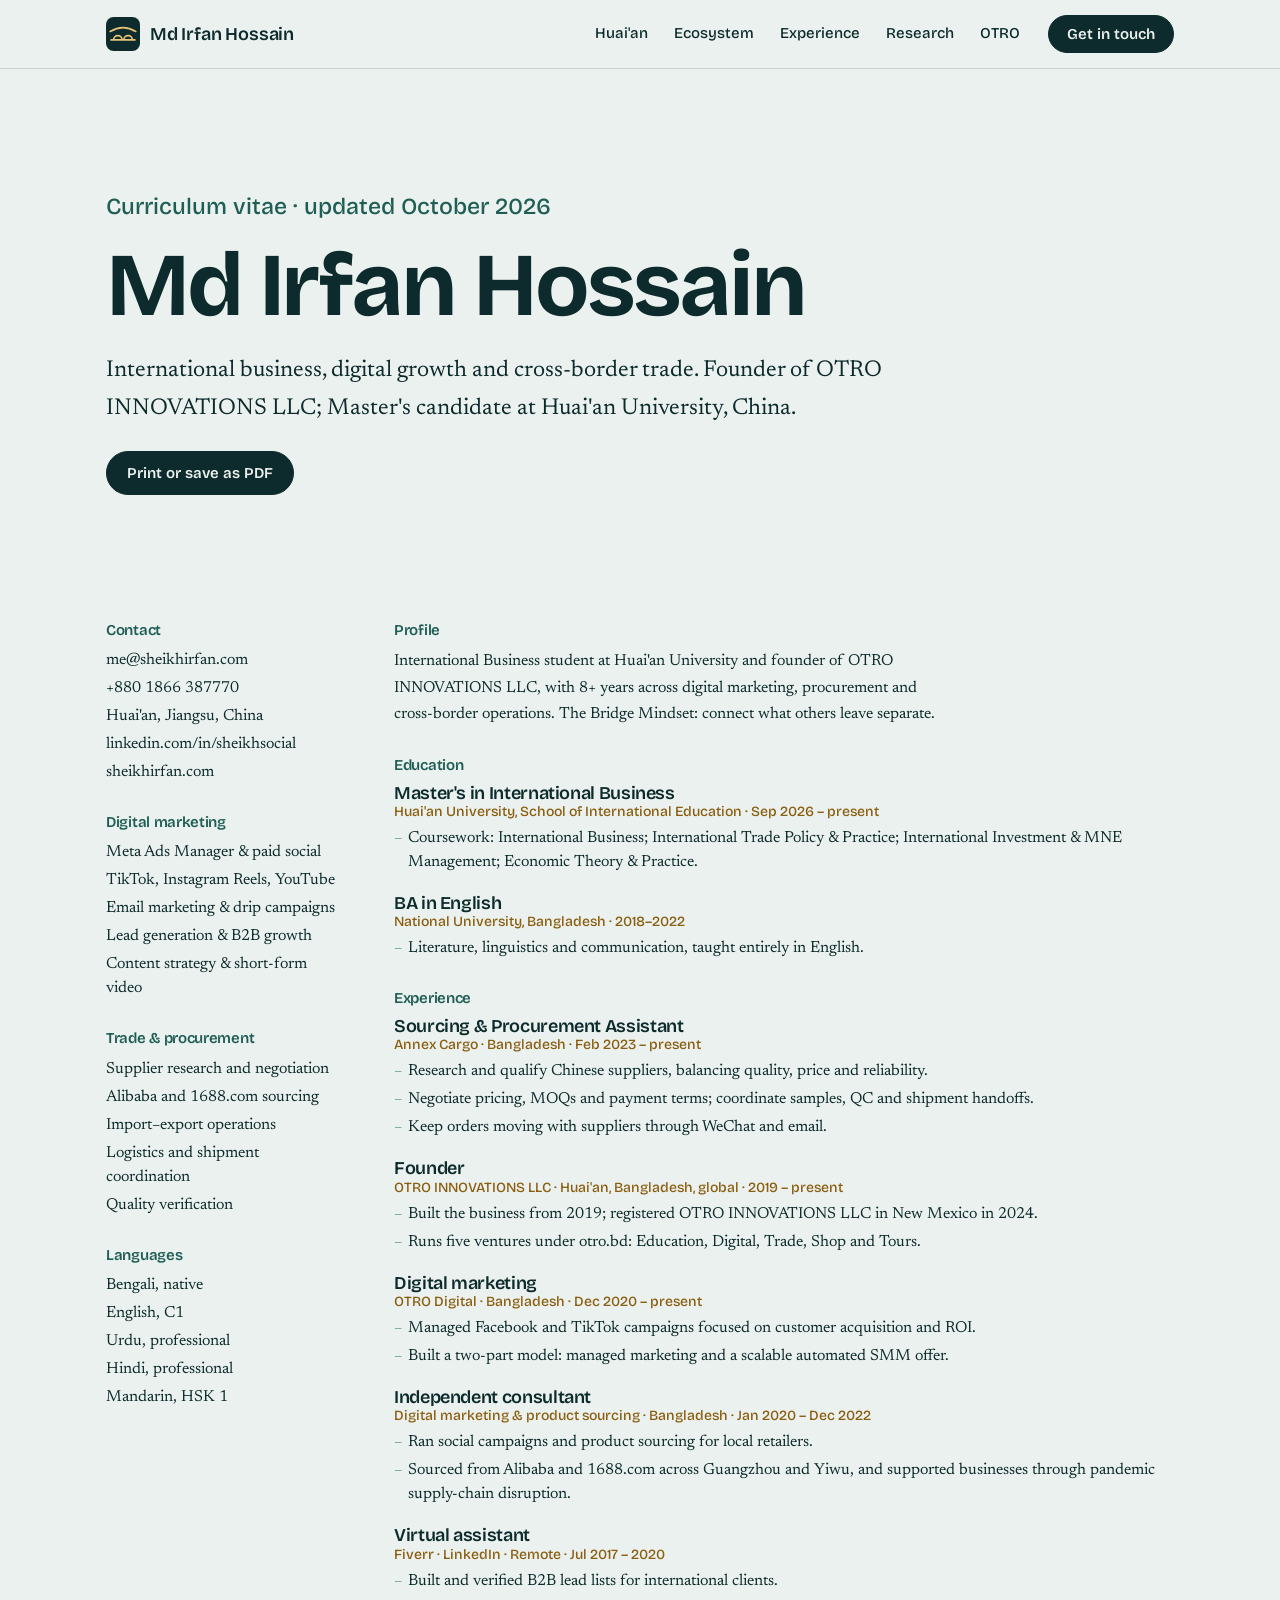
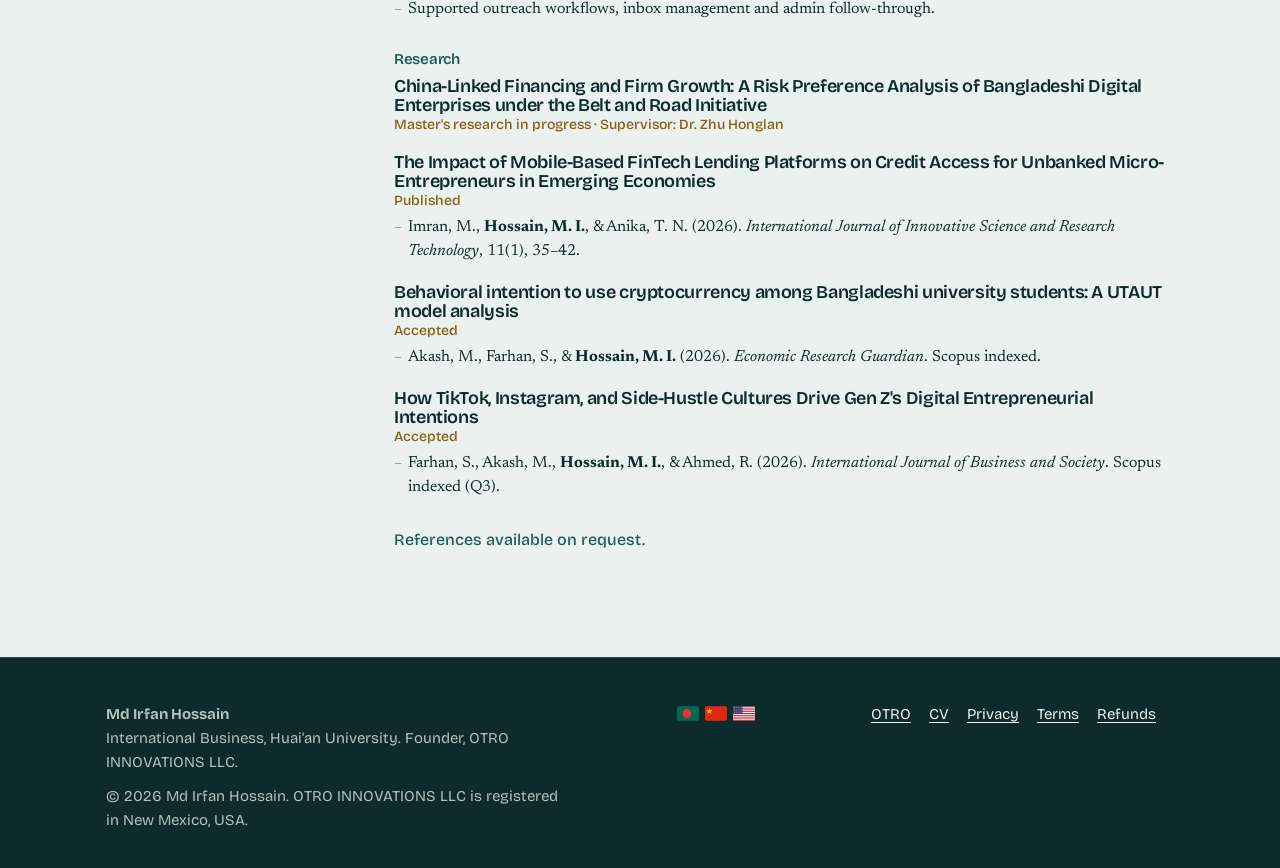
<file: cv.html>
<!doctype html><html lang="en"><head><meta charset="utf-8"><meta name="viewport" content="width=device-width, initial-scale=1">
<title>CV | Md Irfan Hossain</title><meta name="description" content="Curriculum vitae of Md Irfan Hossain: International Business, digital growth and cross-border trade."><link rel="canonical" href="https://sheikhirfan.com/cv.html"><meta name="theme-color" content="#0d2b2c"><meta name="robots" content="noindex, nofollow">
<meta property="og:type" content="website"><meta property="og:title" content="CV | Md Irfan Hossain"><meta property="og:description" content="Curriculum vitae of Md Irfan Hossain: International Business, digital growth and cross-border trade."><meta property="og:url" content="https://sheikhirfan.com/cv.html"><meta property="og:image" content="https://sheikhirfan.com/assets/images/og-cover.png"><meta name="twitter:card" content="summary_large_image">
<link rel="icon" href="assets/favicon.svg" type="image/svg+xml"><link rel="icon" href="favicon.ico" sizes="any"><link rel="apple-touch-icon" href="assets/apple-touch-icon.png"><link rel="manifest" href="site.webmanifest">
<link rel="preload" href="assets/fonts/bricolage-grotesque.woff2" as="font" type="font/woff2" crossorigin><link rel="preload" href="assets/fonts/newsreader.woff2" as="font" type="font/woff2" crossorigin>
<link rel="stylesheet" href="assets/css/site.css"><script src="assets/js/site.js" defer></script></head><body><a class="skip" href="#main">Skip to content</a><header class="hdr"><div class="wrap"><a class="brand" href="index.html" aria-label="Md Irfan Hossain, home"><svg viewBox="0 0 40 40" aria-hidden="true"><rect width="40" height="40" rx="9" fill="#0d2b2c"/><path d="M6 27h28M9 27a5 5 0 0 1 10 0M21 27a5 5 0 0 1 10 0M5 17q15-9 30 0" fill="none" stroke="#e6c27a" stroke-width="2" stroke-linecap="round"/></svg>Md Irfan Hossain</a><nav class="nav" id="nav" aria-label="Primary"><a href="index.html#huaian">Huai'an</a><a href="index.html#ecosystem">Ecosystem</a><a href="index.html#experience">Experience</a><a href="index.html#research">Research</a><a href="otro-innovations.html">OTRO</a></nav><a class="btn" href="index.html#contact">Get in touch</a><button class="burger" aria-expanded="false" aria-controls="nav" aria-label="Menu"><i></i></button></div></header><main id="main"><div class="wrap"><section class="phero"><p class="crumb noprint">Curriculum vitae · updated October 2026</p><h1>Md Irfan Hossain</h1><p>International business, digital growth and cross-border trade. Founder of OTRO INNOVATIONS LLC; Master's candidate at Huai'an University, China.</p>
<p class="noprint"><button class="btn" onclick="window.print()">Print or save as PDF</button></p></section>
<div class="cv"><aside><section><h2>Contact</h2><ul><li>me@sheikhirfan.com</li><li>+880 1866 387770</li><li>Huai'an, Jiangsu, China</li><li>linkedin.com/in/sheikhsocial</li><li>sheikhirfan.com</li></ul></section>
<section><h2>Digital marketing</h2><ul><li>Meta Ads Manager &amp; paid social</li><li>TikTok, Instagram Reels, YouTube</li><li>Email marketing &amp; drip campaigns</li><li>Lead generation &amp; B2B growth</li><li>Content strategy &amp; short-form video</li></ul></section>
<section><h2>Trade &amp; procurement</h2><ul><li>Supplier research and negotiation</li><li>Alibaba and 1688.com sourcing</li><li>Import–export operations</li><li>Logistics and shipment coordination</li><li>Quality verification</li></ul></section>
<section><h2>Languages</h2><ul><li>Bengali, native</li><li>English, C1</li><li>Urdu, professional</li><li>Hindi, professional</li><li>Mandarin, HSK 1</li></ul></section></aside>
<div><section><h2>Profile</h2><p>International Business student at Huai'an University and founder of OTRO INNOVATIONS LLC, with 8+ years across digital marketing, procurement and cross-border operations. The Bridge Mindset: connect what others leave separate.</p></section>
<section><h2>Education</h2><div class="it"><h3>Master's in International Business</h3><div class="m">Huai'an University, School of International Education · Sep 2026 – present</div><ul><li>Coursework: International Business; International Trade Policy &amp; Practice; International Investment &amp; MNE Management; Economic Theory &amp; Practice.</li></ul></div><div class="it"><h3>BA in English</h3><div class="m">National University, Bangladesh · 2018–2022</div><ul><li>Literature, linguistics and communication, taught entirely in English.</li></ul></div></section><section><h2>Experience</h2><div class="it"><h3>Sourcing & Procurement Assistant</h3><div class="m">Annex Cargo · Bangladesh · Feb 2023 – present</div><ul><li>Research and qualify Chinese suppliers, balancing quality, price and reliability.</li><li>Negotiate pricing, MOQs and payment terms; coordinate samples, QC and shipment handoffs.</li><li>Keep orders moving with suppliers through WeChat and email.</li></ul></div><div class="it"><h3>Founder</h3><div class="m">OTRO INNOVATIONS LLC · Huai'an, Bangladesh, global · 2019 – present</div><ul><li>Built the business from 2019; registered OTRO INNOVATIONS LLC in New Mexico in 2024.</li><li>Runs five ventures under otro.bd: Education, Digital, Trade, Shop and Tours.</li></ul></div><div class="it"><h3>Digital marketing</h3><div class="m">OTRO Digital · Bangladesh · Dec 2020 – present</div><ul><li>Managed Facebook and TikTok campaigns focused on customer acquisition and ROI.</li><li>Built a two-part model: managed marketing and a scalable automated SMM offer.</li></ul></div><div class="it"><h3>Independent consultant</h3><div class="m">Digital marketing & product sourcing · Bangladesh · Jan 2020 – Dec 2022</div><ul><li>Ran social campaigns and product sourcing for local retailers.</li><li>Sourced from Alibaba and 1688.com across Guangzhou and Yiwu, and supported businesses through pandemic supply-chain disruption.</li></ul></div><div class="it"><h3>Virtual assistant</h3><div class="m">Fiverr · LinkedIn · Remote · Jul 2017 – 2020</div><ul><li>Built and verified B2B lead lists for international clients.</li><li>Supported outreach workflows, inbox management and admin follow-through.</li></ul></div></section><section><h2>Research</h2><div class="it"><h3>China-Linked Financing and Firm Growth: A Risk Preference Analysis of Bangladeshi Digital Enterprises under the Belt and Road Initiative</h3><div class="m">Master's research in progress · Supervisor: Dr. Zhu Honglan</div><ul></ul></div><div class="it"><h3>The Impact of Mobile-Based FinTech Lending Platforms on Credit Access for Unbanked Micro-Entrepreneurs in Emerging Economies</h3><div class="m">Published</div><ul><li>Imran, M., <b>Hossain, M. I.</b>, &amp; Anika, T. N. (2026). <i>International Journal of Innovative Science and Research Technology</i>, 11(1), 35–42.</li></ul></div><div class="it"><h3>Behavioral intention to use cryptocurrency among Bangladeshi university students: A UTAUT model analysis</h3><div class="m">Accepted</div><ul><li>Akash, M., Farhan, S., &amp; <b>Hossain, M. I.</b> (2026). <i>Economic Research Guardian</i>. Scopus indexed.</li></ul></div><div class="it"><h3>How TikTok, Instagram, and Side-Hustle Cultures Drive Gen Z's Digital Entrepreneurial Intentions</h3><div class="m">Accepted</div><ul><li>Farhan, S., Akash, M., <b>Hossain, M. I.</b>, &amp; Ahmed, R. (2026). <i>International Journal of Business and Society</i>. Scopus indexed (Q3).</li></ul></div></section><p class="small">References available on request.</p></div></div></div></main><footer class="ftr"><div class="wrap"><div><p><b>Md Irfan Hossain</b><br>International Business, Huai'an University. Founder, OTRO INNOVATIONS LLC.</p><p style="margin-top:10px">© <span data-year>2026</span> Md Irfan Hossain. OTRO INNOVATIONS LLC is registered in New Mexico, USA.</p></div>
<div style="margin-bottom:12px"><svg class="flag" viewBox="0 0 30 20" role="img" aria-label="Bangladesh flag"><title>Bangladesh</title><rect width="30" height="20" fill="#006a4e"/><circle cx="13.5" cy="10" r="6" fill="#f42a41"/></svg><svg class="flag" viewBox="0 0 30 20" role="img" aria-label="China flag"><title>China</title><rect width="30" height="20" fill="#de2910"/><path d="M5 2l1.2 3.6h3.8l-3 2.2 1.1 3.6L5 9.2 1.9 11.4 3 7.8 0 5.6h3.8z" fill="#ffde00" transform="translate(1.5 .5) scale(.9)"/></svg><svg class="flag" viewBox="0 0 30 20" role="img" aria-label="United States flag"><title>United States</title><rect width="30" height="20" fill="#fff"/><rect y="0.00" width="30" height="1.54" fill="#b22234"/><rect y="3.08" width="30" height="1.54" fill="#b22234"/><rect y="6.15" width="30" height="1.54" fill="#b22234"/><rect y="9.23" width="30" height="1.54" fill="#b22234"/><rect y="12.31" width="30" height="1.54" fill="#b22234"/><rect y="15.38" width="30" height="1.54" fill="#b22234"/><rect y="18.46" width="30" height="1.54" fill="#b22234"/><rect width="13" height="10.8" fill="#3c3b6e"/><circle cx="2.0" cy="2.0" r=".6" fill="#fff"/><circle cx="2.0" cy="5.1" r=".6" fill="#fff"/><circle cx="2.0" cy="8.2" r=".6" fill="#fff"/><circle cx="5.1" cy="2.0" r=".6" fill="#fff"/><circle cx="5.1" cy="5.1" r=".6" fill="#fff"/><circle cx="5.1" cy="8.2" r=".6" fill="#fff"/><circle cx="8.2" cy="2.0" r=".6" fill="#fff"/><circle cx="8.2" cy="5.1" r=".6" fill="#fff"/><circle cx="8.2" cy="8.2" r=".6" fill="#fff"/><circle cx="11.3" cy="2.0" r=".6" fill="#fff"/><circle cx="11.3" cy="5.1" r=".6" fill="#fff"/><circle cx="11.3" cy="8.2" r=".6" fill="#fff"/></svg></div><div><a href="otro-innovations.html">OTRO</a><a href="cv.html">CV</a><a href="privacy-policy.html">Privacy</a><a href="terms-of-use.html">Terms</a><a href="refund-policy.html">Refunds</a></div></div></footer></body></html>
</file>
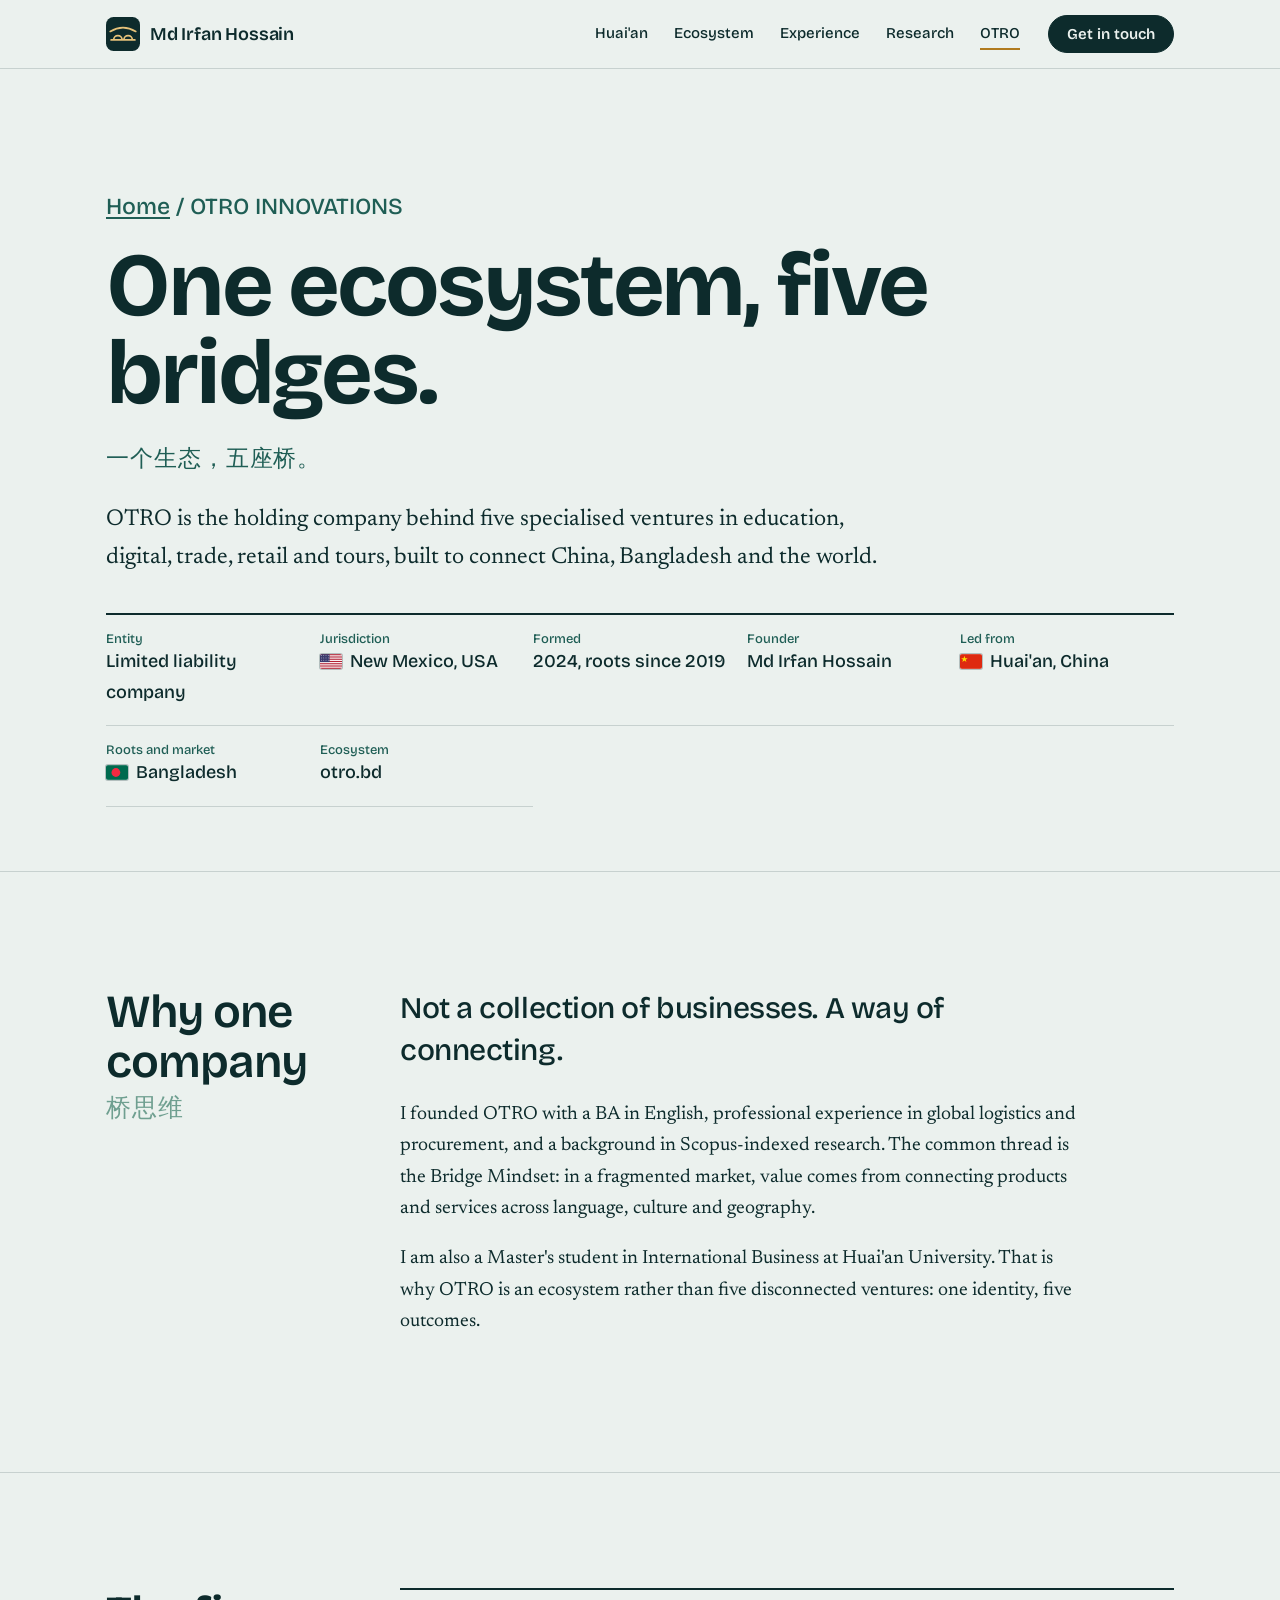
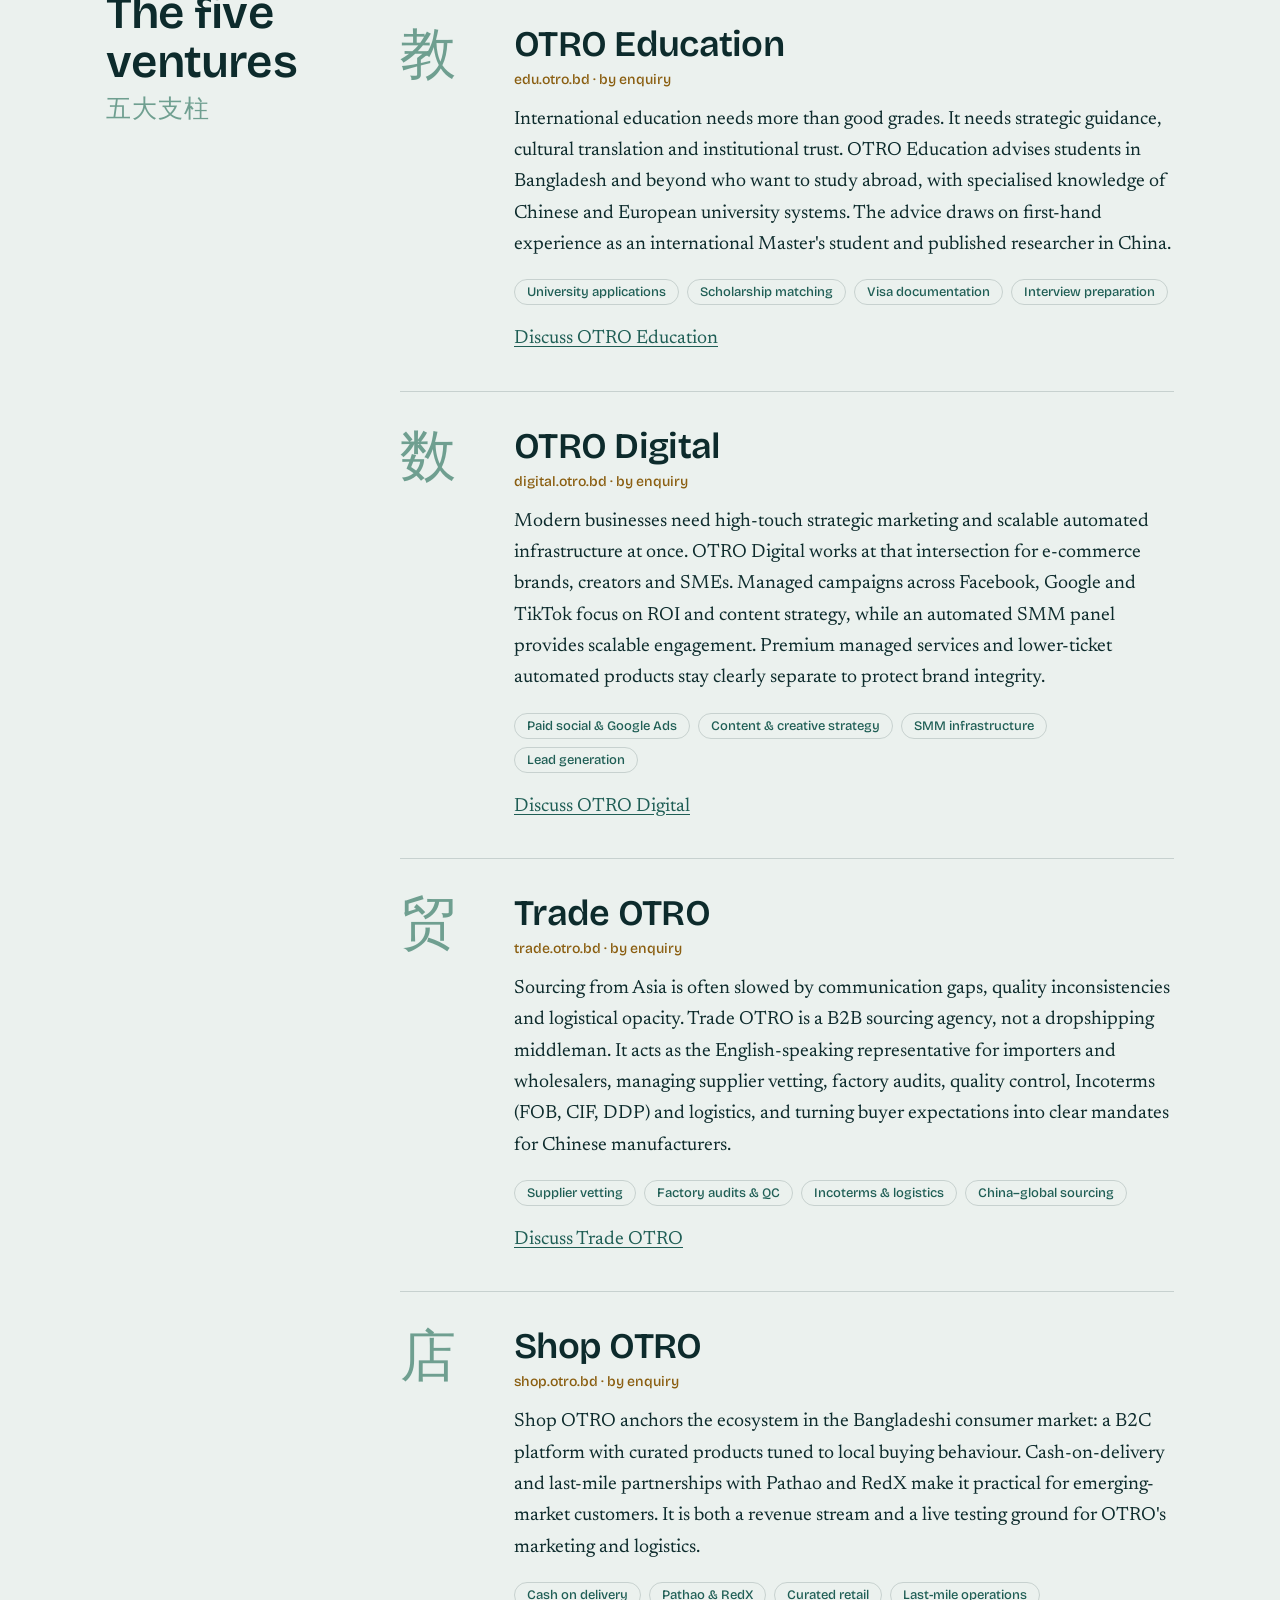
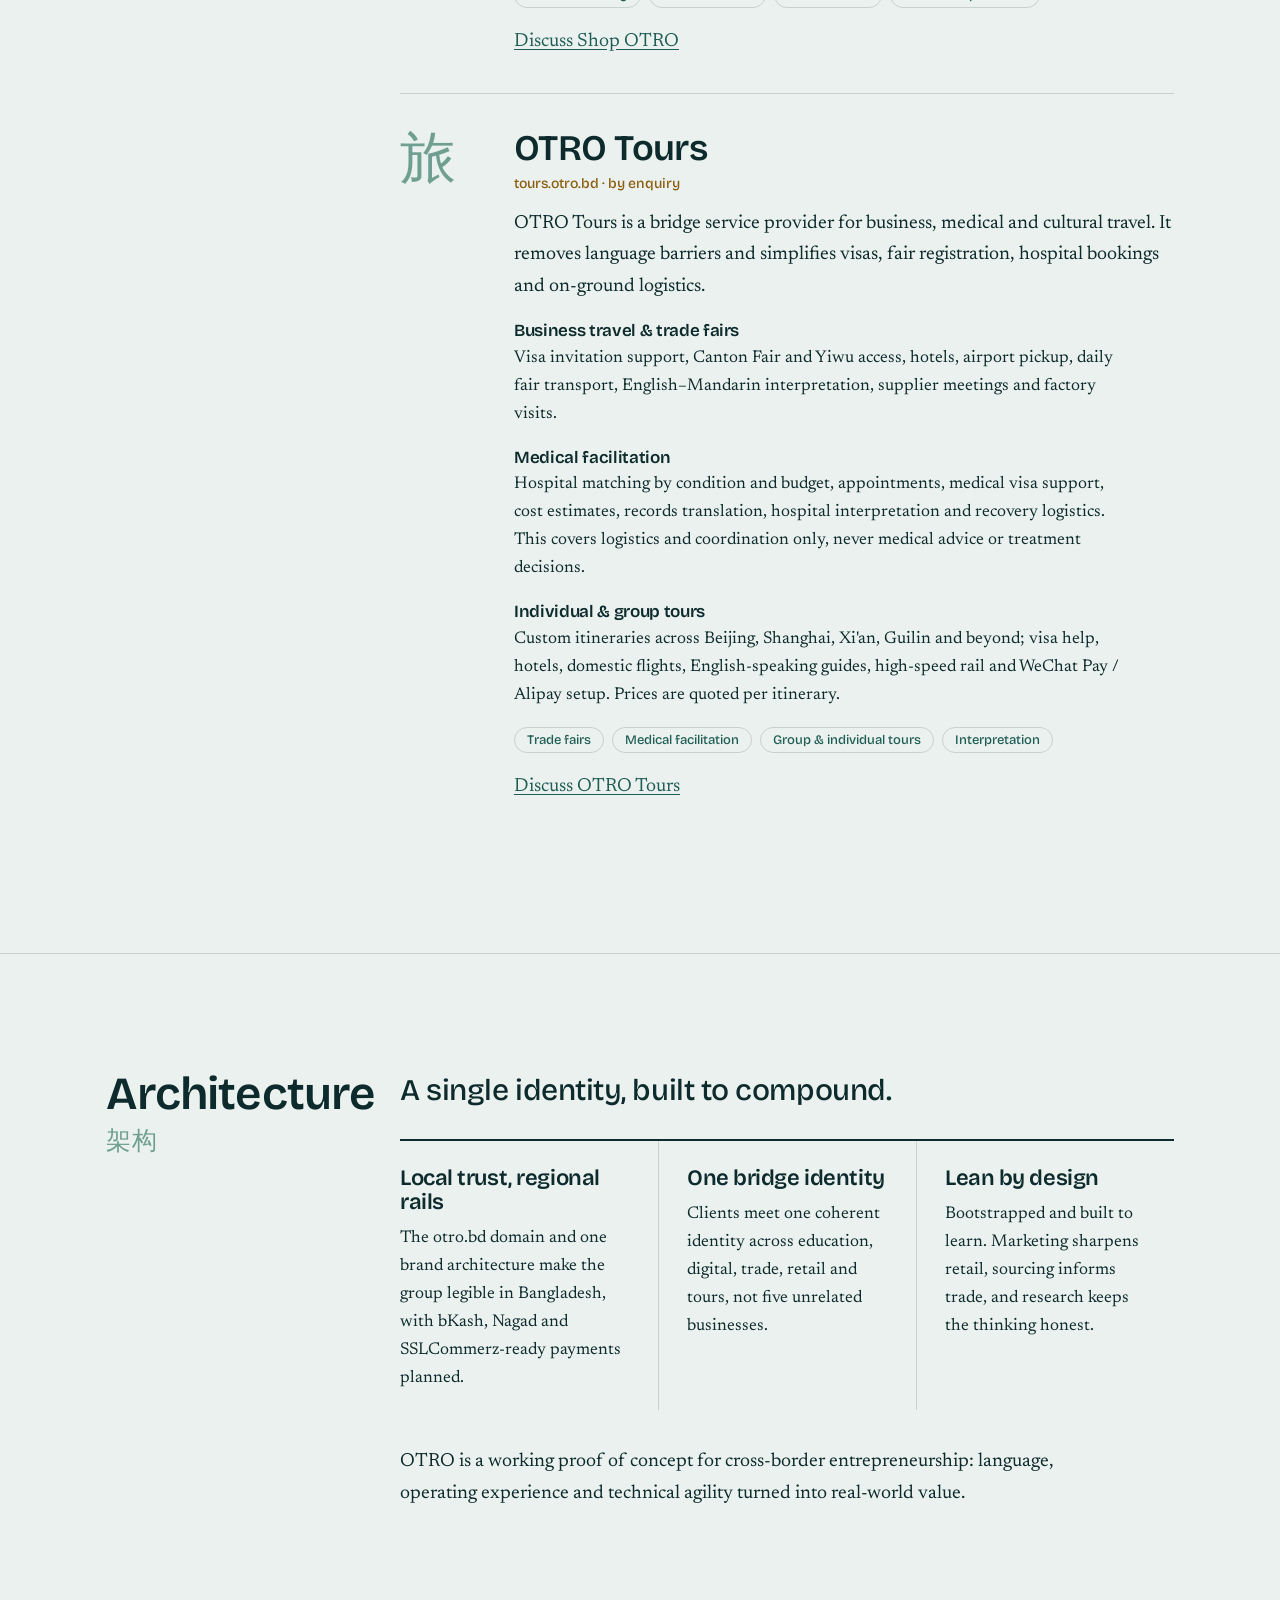
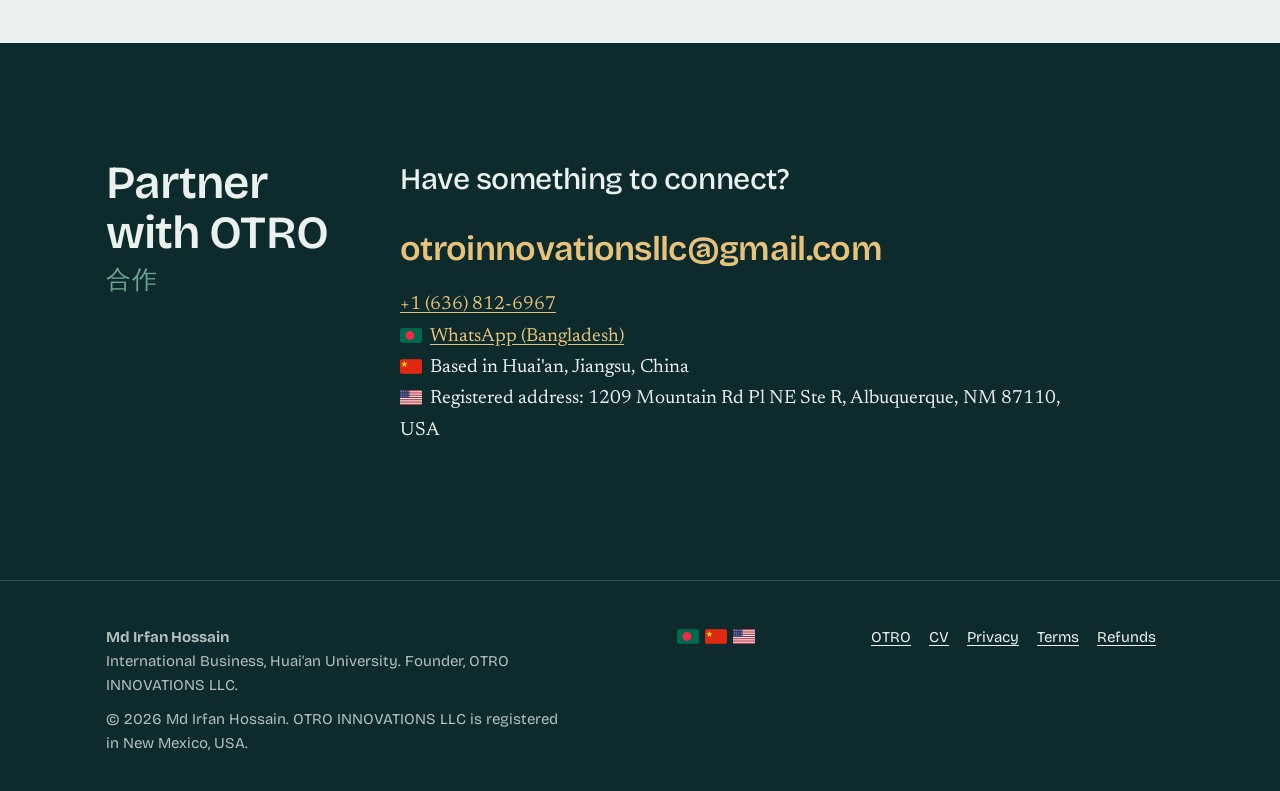
<file: otro-innovations.html>
<!doctype html><html lang="en"><head><meta charset="utf-8"><meta name="viewport" content="width=device-width, initial-scale=1">
<title>OTRO INNOVATIONS LLC | One ecosystem, five bridges</title><meta name="description" content="OTRO INNOVATIONS LLC is the holding company behind five ventures in education, digital, trade, retail and tours, connecting China, Bangladesh and the world."><link rel="canonical" href="https://sheikhirfan.com/otro-innovations.html"><meta name="theme-color" content="#0d2b2c"><meta name="robots" content="index, follow">
<meta property="og:type" content="website"><meta property="og:title" content="OTRO INNOVATIONS LLC | One ecosystem, five bridges"><meta property="og:description" content="OTRO INNOVATIONS LLC is the holding company behind five ventures in education, digital, trade, retail and tours, connecting China, Bangladesh and the world."><meta property="og:url" content="https://sheikhirfan.com/otro-innovations.html"><meta property="og:image" content="https://sheikhirfan.com/assets/images/og-cover.png"><meta name="twitter:card" content="summary_large_image">
<link rel="icon" href="assets/favicon.svg" type="image/svg+xml"><link rel="icon" href="favicon.ico" sizes="any"><link rel="apple-touch-icon" href="assets/apple-touch-icon.png"><link rel="manifest" href="site.webmanifest">
<link rel="preload" href="assets/fonts/bricolage-grotesque.woff2" as="font" type="font/woff2" crossorigin><link rel="preload" href="assets/fonts/newsreader.woff2" as="font" type="font/woff2" crossorigin>
<link rel="stylesheet" href="assets/css/site.css"><script src="assets/js/site.js" defer></script></head><body><a class="skip" href="#main">Skip to content</a><header class="hdr"><div class="wrap"><a class="brand" href="index.html" aria-label="Md Irfan Hossain, home"><svg viewBox="0 0 40 40" aria-hidden="true"><rect width="40" height="40" rx="9" fill="#0d2b2c"/><path d="M6 27h28M9 27a5 5 0 0 1 10 0M21 27a5 5 0 0 1 10 0M5 17q15-9 30 0" fill="none" stroke="#e6c27a" stroke-width="2" stroke-linecap="round"/></svg>Md Irfan Hossain</a><nav class="nav" id="nav" aria-label="Primary"><a href="index.html#huaian">Huai'an</a><a href="index.html#ecosystem">Ecosystem</a><a href="index.html#experience">Experience</a><a href="index.html#research">Research</a><a href="otro-innovations.html" aria-current="page">OTRO</a></nav><a class="btn" href="index.html#contact">Get in touch</a><button class="burger" aria-expanded="false" aria-controls="nav" aria-label="Menu"><i></i></button></div></header><main id="main"><section class="phero"><div class="wrap"><p class="crumb"><a href="index.html">Home</a> / OTRO INNOVATIONS</p><h1>One ecosystem, five bridges.</h1><p class="zh" style="color:var(--jade)">一个生态，五座桥。</p><p>OTRO is the holding company behind five specialised ventures in education, digital, trade, retail and tours, built to connect China, Bangladesh and the world.</p>
<div class="facts2"><div><b>Entity</b><span>Limited liability company</span></div><div><b>Jurisdiction</b><span><svg class="flag" viewBox="0 0 30 20" role="img" aria-label="United States flag"><title>United States</title><rect width="30" height="20" fill="#fff"/><rect y="0.00" width="30" height="1.54" fill="#b22234"/><rect y="3.08" width="30" height="1.54" fill="#b22234"/><rect y="6.15" width="30" height="1.54" fill="#b22234"/><rect y="9.23" width="30" height="1.54" fill="#b22234"/><rect y="12.31" width="30" height="1.54" fill="#b22234"/><rect y="15.38" width="30" height="1.54" fill="#b22234"/><rect y="18.46" width="30" height="1.54" fill="#b22234"/><rect width="13" height="10.8" fill="#3c3b6e"/><circle cx="2.0" cy="2.0" r=".6" fill="#fff"/><circle cx="2.0" cy="5.1" r=".6" fill="#fff"/><circle cx="2.0" cy="8.2" r=".6" fill="#fff"/><circle cx="5.1" cy="2.0" r=".6" fill="#fff"/><circle cx="5.1" cy="5.1" r=".6" fill="#fff"/><circle cx="5.1" cy="8.2" r=".6" fill="#fff"/><circle cx="8.2" cy="2.0" r=".6" fill="#fff"/><circle cx="8.2" cy="5.1" r=".6" fill="#fff"/><circle cx="8.2" cy="8.2" r=".6" fill="#fff"/><circle cx="11.3" cy="2.0" r=".6" fill="#fff"/><circle cx="11.3" cy="5.1" r=".6" fill="#fff"/><circle cx="11.3" cy="8.2" r=".6" fill="#fff"/></svg>New Mexico, USA</span></div><div><b>Formed</b><span>2024, roots since 2019</span></div><div><b>Founder</b><span>Md Irfan Hossain</span></div><div><b>Led from</b><span><svg class="flag" viewBox="0 0 30 20" role="img" aria-label="China flag"><title>China</title><rect width="30" height="20" fill="#de2910"/><path d="M5 2l1.2 3.6h3.8l-3 2.2 1.1 3.6L5 9.2 1.9 11.4 3 7.8 0 5.6h3.8z" fill="#ffde00" transform="translate(1.5 .5) scale(.9)"/></svg>Huai'an, China</span></div><div><b>Roots and market</b><span><svg class="flag" viewBox="0 0 30 20" role="img" aria-label="Bangladesh flag"><title>Bangladesh</title><rect width="30" height="20" fill="#006a4e"/><circle cx="13.5" cy="10" r="6" fill="#f42a41"/></svg>Bangladesh</span></div><div><b>Ecosystem</b><span>otro.bd</span></div></div></div></section>
<section class="sec"><div class="wrap"><div class="side"><h2>Why one company<span class="zh">桥思维</span></h2></div><div><p class="lead">Not a collection of businesses. A way of connecting.</p><p>I founded OTRO with a BA in English, professional experience in global logistics and procurement, and a background in Scopus-indexed research. The common thread is the Bridge Mindset: in a fragmented market, value comes from connecting products and services across language, culture and geography.</p><p>I am also a Master's student in International Business at Huai'an University. That is why OTRO is an ecosystem rather than five disconnected ventures: one identity, five outcomes.</p></div></div></section>
<section class="sec"><div class="wrap"><div class="side"><h2>The five ventures<span class="zh">五大支柱</span></h2></div><div><div class="pillar" id="edu"><span class="zh">教</span><div><h3>OTRO Education</h3><div class="dom">edu.otro.bd · by enquiry</div><p>International education needs more than good grades. It needs strategic guidance, cultural translation and institutional trust. OTRO Education advises students in Bangladesh and beyond who want to study abroad, with specialised knowledge of Chinese and European university systems. The advice draws on first-hand experience as an international Master's student and published researcher in China.</p><ul class="tags"><li>University applications</li><li>Scholarship matching</li><li>Visa documentation</li><li>Interview preparation</li></ul><a href="mailto:otroinnovationsllc@gmail.com?subject=OTRO%20Education%20enquiry">Discuss OTRO Education</a></div></div><div class="pillar" id="digital"><span class="zh">数</span><div><h3>OTRO Digital</h3><div class="dom">digital.otro.bd · by enquiry</div><p>Modern businesses need high-touch strategic marketing and scalable automated infrastructure at once. OTRO Digital works at that intersection for e-commerce brands, creators and SMEs. Managed campaigns across Facebook, Google and TikTok focus on ROI and content strategy, while an automated SMM panel provides scalable engagement. Premium managed services and lower-ticket automated products stay clearly separate to protect brand integrity.</p><ul class="tags"><li>Paid social & Google Ads</li><li>Content & creative strategy</li><li>SMM infrastructure</li><li>Lead generation</li></ul><a href="mailto:otroinnovationsllc@gmail.com?subject=OTRO%20Digital%20enquiry">Discuss OTRO Digital</a></div></div><div class="pillar" id="trade"><span class="zh">贸</span><div><h3>Trade OTRO</h3><div class="dom">trade.otro.bd · by enquiry</div><p>Sourcing from Asia is often slowed by communication gaps, quality inconsistencies and logistical opacity. Trade OTRO is a B2B sourcing agency, not a dropshipping middleman. It acts as the English-speaking representative for importers and wholesalers, managing supplier vetting, factory audits, quality control, Incoterms (FOB, CIF, DDP) and logistics, and turning buyer expectations into clear mandates for Chinese manufacturers.</p><ul class="tags"><li>Supplier vetting</li><li>Factory audits & QC</li><li>Incoterms & logistics</li><li>China–global sourcing</li></ul><a href="mailto:otroinnovationsllc@gmail.com?subject=Trade%20OTRO%20enquiry">Discuss Trade OTRO</a></div></div><div class="pillar" id="shop"><span class="zh">店</span><div><h3>Shop OTRO</h3><div class="dom">shop.otro.bd · by enquiry</div><p>Shop OTRO anchors the ecosystem in the Bangladeshi consumer market: a B2C platform with curated products tuned to local buying behaviour. Cash-on-delivery and last-mile partnerships with Pathao and RedX make it practical for emerging-market customers. It is both a revenue stream and a live testing ground for OTRO's marketing and logistics.</p><ul class="tags"><li>Cash on delivery</li><li>Pathao & RedX</li><li>Curated retail</li><li>Last-mile operations</li></ul><a href="mailto:otroinnovationsllc@gmail.com?subject=Shop%20OTRO%20enquiry">Discuss Shop OTRO</a></div></div><div class="pillar" id="tours"><span class="zh">旅</span><div><h3>OTRO Tours</h3><div class="dom">tours.otro.bd · by enquiry</div><p>OTRO Tours is a bridge service provider for business, medical and cultural travel. It removes language barriers and simplifies visas, fair registration, hospital bookings and on-ground logistics.</p><h4>Business travel & trade fairs</h4><p>Visa invitation support, Canton Fair and Yiwu access, hotels, airport pickup, daily fair transport, English–Mandarin interpretation, supplier meetings and factory visits.</p><h4>Medical facilitation</h4><p>Hospital matching by condition and budget, appointments, medical visa support, cost estimates, records translation, hospital interpretation and recovery logistics. This covers logistics and coordination only, never medical advice or treatment decisions.</p><h4>Individual & group tours</h4><p>Custom itineraries across Beijing, Shanghai, Xi'an, Guilin and beyond; visa help, hotels, domestic flights, English-speaking guides, high-speed rail and WeChat Pay / Alipay setup. Prices are quoted per itinerary.</p><ul class="tags"><li>Trade fairs</li><li>Medical facilitation</li><li>Group & individual tours</li><li>Interpretation</li></ul><a href="mailto:otroinnovationsllc@gmail.com?subject=OTRO%20Tours%20enquiry">Discuss OTRO Tours</a></div></div></div></div></section>
<section class="sec"><div class="wrap"><div class="side"><h2>Architecture<span class="zh">架构</span></h2></div><div><p class="lead">A single identity, built to compound.</p><div class="steps"><div><h3>Local trust, regional rails</h3><p>The otro.bd domain and one brand architecture make the group legible in Bangladesh, with bKash, Nagad and SSLCommerz-ready payments planned.</p></div><div><h3>One bridge identity</h3><p>Clients meet one coherent identity across education, digital, trade, retail and tours, not five unrelated businesses.</p></div><div><h3>Lean by design</h3><p>Bootstrapped and built to learn. Marketing sharpens retail, sourcing informs trade, and research keeps the thinking honest.</p></div></div>
<p style="margin-top:36px">OTRO is a working proof of concept for cross-border entrepreneurship: language, operating experience and technical agility turned into real-world value.</p></div></div></section>
<section class="sec dark"><div class="wrap"><div class="side"><h2>Partner with OTRO<span class="zh">合作</span></h2></div><div><p class="lead">Have something to connect?</p><a class="big" href="mailto:otroinnovationsllc@gmail.com">otroinnovationsllc@gmail.com</a><p><a href="tel:+16368126967">+1 (636) 812-6967</a><br><svg class="flag" viewBox="0 0 30 20" role="img" aria-label="Bangladesh flag"><title>Bangladesh</title><rect width="30" height="20" fill="#006a4e"/><circle cx="13.5" cy="10" r="6" fill="#f42a41"/></svg><a href="https://wa.me/8801866387770" target="_blank" rel="noopener">WhatsApp (Bangladesh)</a><br><svg class="flag" viewBox="0 0 30 20" role="img" aria-label="China flag"><title>China</title><rect width="30" height="20" fill="#de2910"/><path d="M5 2l1.2 3.6h3.8l-3 2.2 1.1 3.6L5 9.2 1.9 11.4 3 7.8 0 5.6h3.8z" fill="#ffde00" transform="translate(1.5 .5) scale(.9)"/></svg>Based in Huai'an, Jiangsu, China<br><svg class="flag" viewBox="0 0 30 20" role="img" aria-label="United States flag"><title>United States</title><rect width="30" height="20" fill="#fff"/><rect y="0.00" width="30" height="1.54" fill="#b22234"/><rect y="3.08" width="30" height="1.54" fill="#b22234"/><rect y="6.15" width="30" height="1.54" fill="#b22234"/><rect y="9.23" width="30" height="1.54" fill="#b22234"/><rect y="12.31" width="30" height="1.54" fill="#b22234"/><rect y="15.38" width="30" height="1.54" fill="#b22234"/><rect y="18.46" width="30" height="1.54" fill="#b22234"/><rect width="13" height="10.8" fill="#3c3b6e"/><circle cx="2.0" cy="2.0" r=".6" fill="#fff"/><circle cx="2.0" cy="5.1" r=".6" fill="#fff"/><circle cx="2.0" cy="8.2" r=".6" fill="#fff"/><circle cx="5.1" cy="2.0" r=".6" fill="#fff"/><circle cx="5.1" cy="5.1" r=".6" fill="#fff"/><circle cx="5.1" cy="8.2" r=".6" fill="#fff"/><circle cx="8.2" cy="2.0" r=".6" fill="#fff"/><circle cx="8.2" cy="5.1" r=".6" fill="#fff"/><circle cx="8.2" cy="8.2" r=".6" fill="#fff"/><circle cx="11.3" cy="2.0" r=".6" fill="#fff"/><circle cx="11.3" cy="5.1" r=".6" fill="#fff"/><circle cx="11.3" cy="8.2" r=".6" fill="#fff"/></svg>Registered address: 1209 Mountain Rd Pl NE Ste R, Albuquerque, NM 87110, USA</p></div></div></section></main><footer class="ftr"><div class="wrap"><div><p><b>Md Irfan Hossain</b><br>International Business, Huai'an University. Founder, OTRO INNOVATIONS LLC.</p><p style="margin-top:10px">© <span data-year>2026</span> Md Irfan Hossain. OTRO INNOVATIONS LLC is registered in New Mexico, USA.</p></div>
<div style="margin-bottom:12px"><svg class="flag" viewBox="0 0 30 20" role="img" aria-label="Bangladesh flag"><title>Bangladesh</title><rect width="30" height="20" fill="#006a4e"/><circle cx="13.5" cy="10" r="6" fill="#f42a41"/></svg><svg class="flag" viewBox="0 0 30 20" role="img" aria-label="China flag"><title>China</title><rect width="30" height="20" fill="#de2910"/><path d="M5 2l1.2 3.6h3.8l-3 2.2 1.1 3.6L5 9.2 1.9 11.4 3 7.8 0 5.6h3.8z" fill="#ffde00" transform="translate(1.5 .5) scale(.9)"/></svg><svg class="flag" viewBox="0 0 30 20" role="img" aria-label="United States flag"><title>United States</title><rect width="30" height="20" fill="#fff"/><rect y="0.00" width="30" height="1.54" fill="#b22234"/><rect y="3.08" width="30" height="1.54" fill="#b22234"/><rect y="6.15" width="30" height="1.54" fill="#b22234"/><rect y="9.23" width="30" height="1.54" fill="#b22234"/><rect y="12.31" width="30" height="1.54" fill="#b22234"/><rect y="15.38" width="30" height="1.54" fill="#b22234"/><rect y="18.46" width="30" height="1.54" fill="#b22234"/><rect width="13" height="10.8" fill="#3c3b6e"/><circle cx="2.0" cy="2.0" r=".6" fill="#fff"/><circle cx="2.0" cy="5.1" r=".6" fill="#fff"/><circle cx="2.0" cy="8.2" r=".6" fill="#fff"/><circle cx="5.1" cy="2.0" r=".6" fill="#fff"/><circle cx="5.1" cy="5.1" r=".6" fill="#fff"/><circle cx="5.1" cy="8.2" r=".6" fill="#fff"/><circle cx="8.2" cy="2.0" r=".6" fill="#fff"/><circle cx="8.2" cy="5.1" r=".6" fill="#fff"/><circle cx="8.2" cy="8.2" r=".6" fill="#fff"/><circle cx="11.3" cy="2.0" r=".6" fill="#fff"/><circle cx="11.3" cy="5.1" r=".6" fill="#fff"/><circle cx="11.3" cy="8.2" r=".6" fill="#fff"/></svg></div><div><a href="otro-innovations.html">OTRO</a><a href="cv.html">CV</a><a href="privacy-policy.html">Privacy</a><a href="terms-of-use.html">Terms</a><a href="refund-policy.html">Refunds</a></div></div></footer></body></html>
</file>
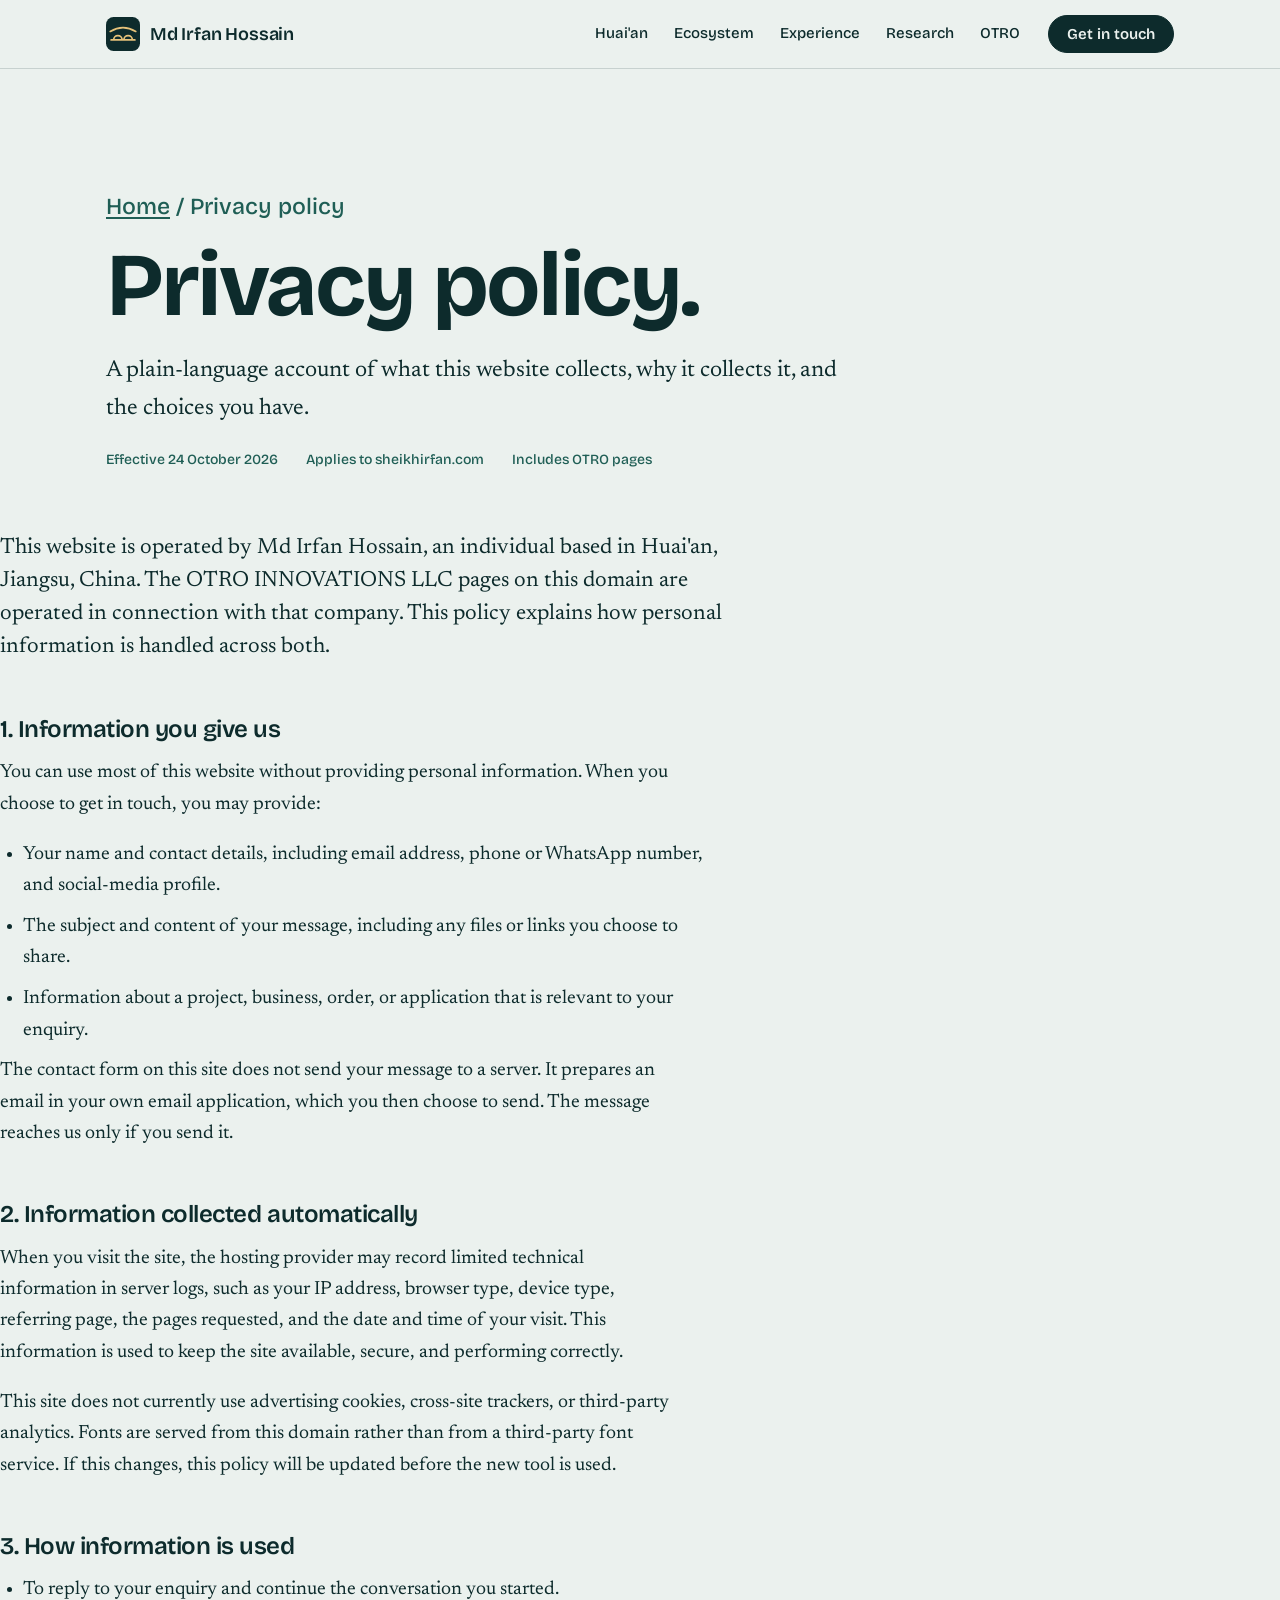
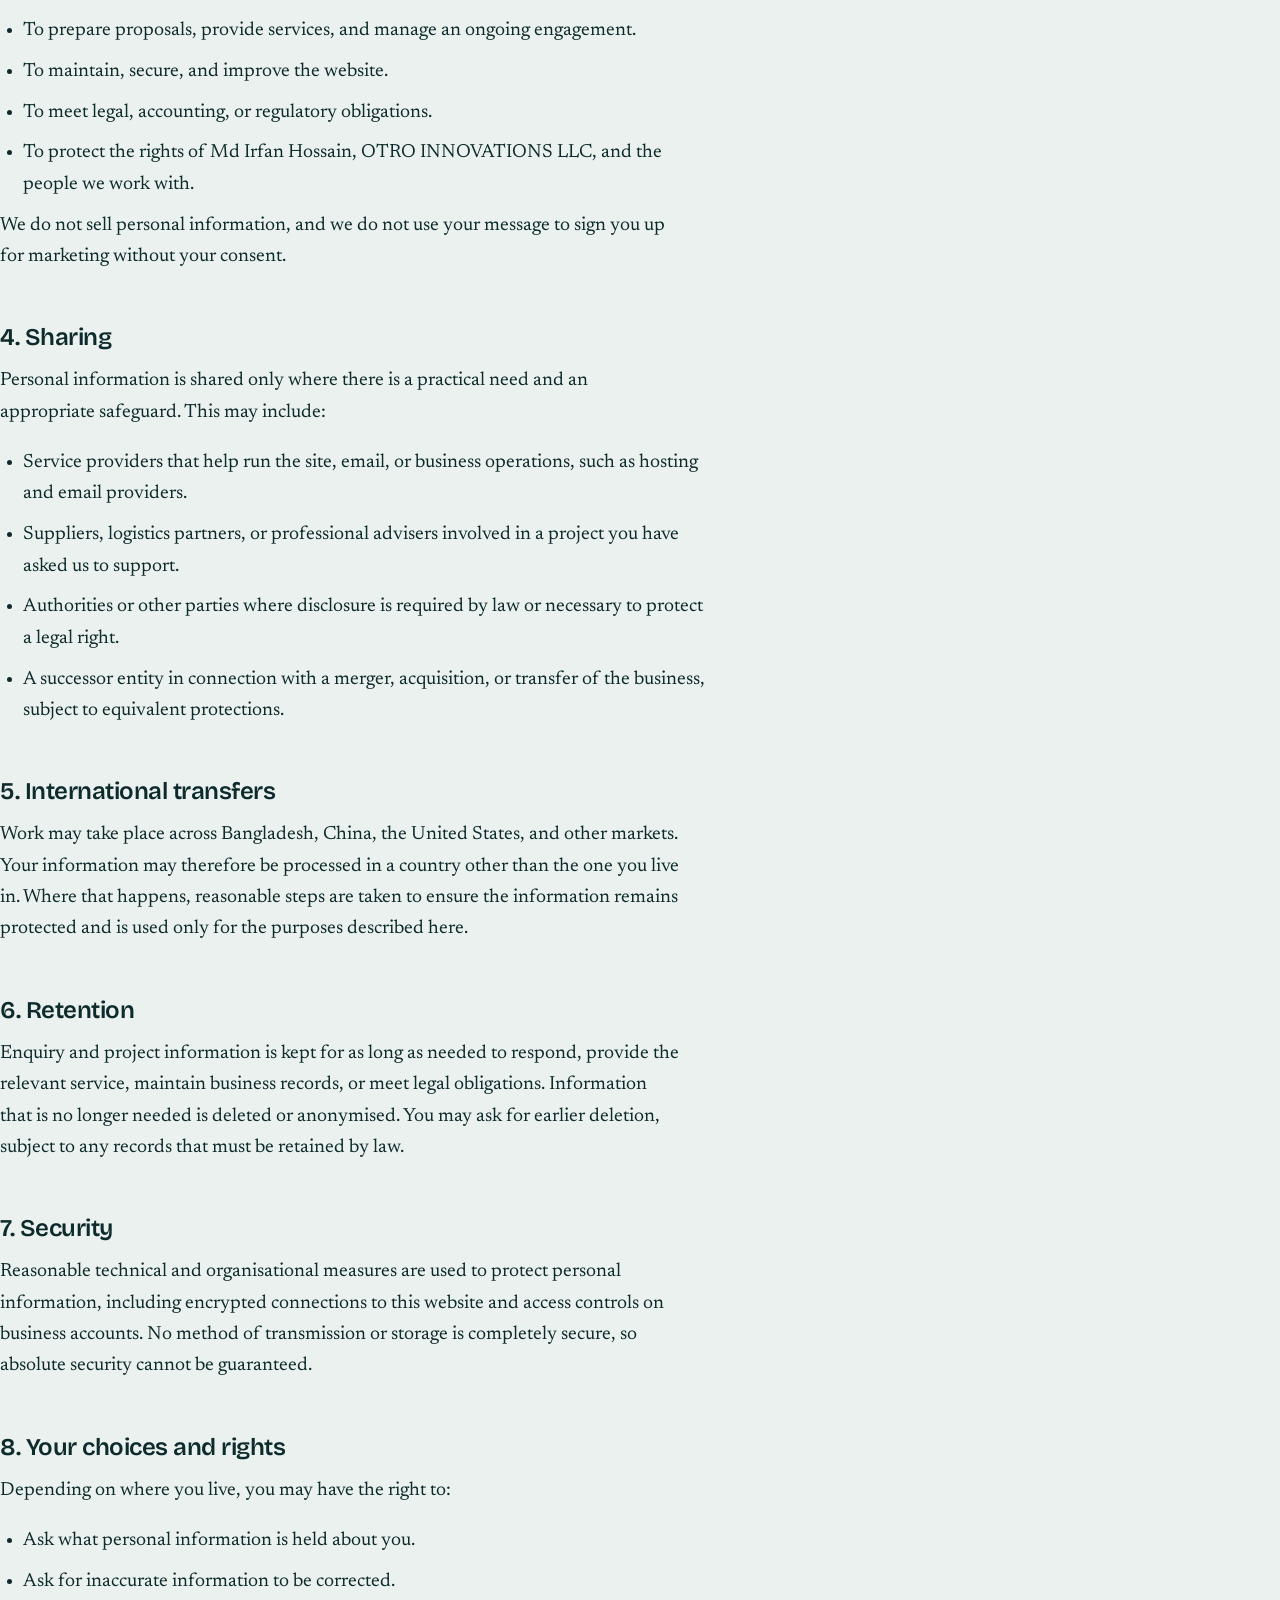
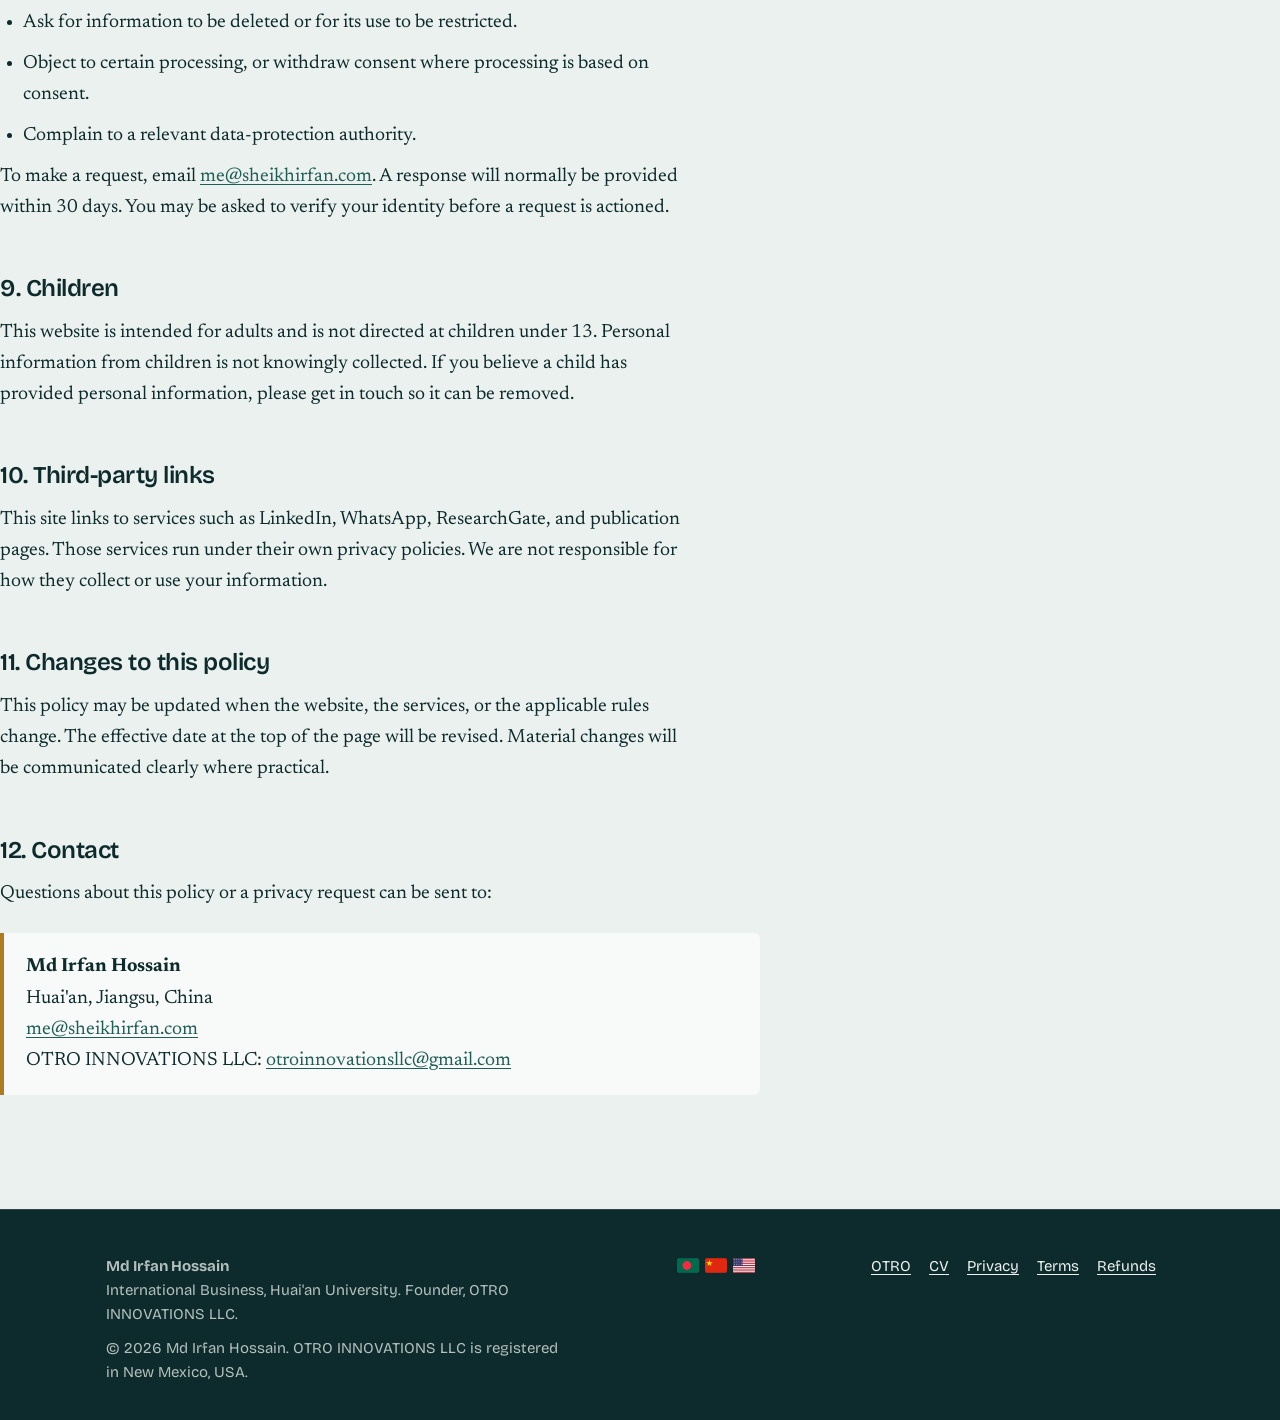
<file: privacy-policy.html>
<!doctype html><html lang="en"><head><meta charset="utf-8"><meta name="viewport" content="width=device-width, initial-scale=1">
<title>Privacy Policy | Md Irfan Hossain</title><meta name="description" content="How Md Irfan Hossain and OTRO INNOVATIONS LLC collect, use, and protect personal information."><link rel="canonical" href="https://sheikhirfan.com/privacy-policy.html"><meta name="theme-color" content="#0d2b2c"><meta name="robots" content="index, follow">
<meta property="og:type" content="website"><meta property="og:title" content="Privacy Policy | Md Irfan Hossain"><meta property="og:description" content="How Md Irfan Hossain and OTRO INNOVATIONS LLC collect, use, and protect personal information."><meta property="og:url" content="https://sheikhirfan.com/privacy-policy.html"><meta property="og:image" content="https://sheikhirfan.com/assets/images/og-cover.png"><meta name="twitter:card" content="summary_large_image">
<link rel="icon" href="assets/favicon.svg" type="image/svg+xml"><link rel="icon" href="favicon.ico" sizes="any"><link rel="apple-touch-icon" href="assets/apple-touch-icon.png"><link rel="manifest" href="site.webmanifest">
<link rel="preload" href="assets/fonts/bricolage-grotesque.woff2" as="font" type="font/woff2" crossorigin><link rel="preload" href="assets/fonts/newsreader.woff2" as="font" type="font/woff2" crossorigin>
<link rel="stylesheet" href="assets/css/site.css"><script src="assets/js/site.js" defer></script></head><body><a class="skip" href="#main">Skip to content</a><header class="hdr"><div class="wrap"><a class="brand" href="index.html" aria-label="Md Irfan Hossain, home"><svg viewBox="0 0 40 40" aria-hidden="true"><rect width="40" height="40" rx="9" fill="#0d2b2c"/><path d="M6 27h28M9 27a5 5 0 0 1 10 0M21 27a5 5 0 0 1 10 0M5 17q15-9 30 0" fill="none" stroke="#e6c27a" stroke-width="2" stroke-linecap="round"/></svg>Md Irfan Hossain</a><nav class="nav" id="nav" aria-label="Primary"><a href="index.html#huaian">Huai'an</a><a href="index.html#ecosystem">Ecosystem</a><a href="index.html#experience">Experience</a><a href="index.html#research">Research</a><a href="otro-innovations.html">OTRO</a></nav><a class="btn" href="index.html#contact">Get in touch</a><button class="burger" aria-expanded="false" aria-controls="nav" aria-label="Menu"><i></i></button></div></header><main id="main"><section class="phero"><div class="wrap"><div class="legal-wrap"><p class="crumb"><a href="index.html">Home</a> / Privacy policy</p><h1>Privacy policy.</h1><p>A plain-language account of what this website collects, why it collects it, and the choices you have.</p><div class="meta">
            <span>Effective 24 October 2026</span>
            <span>Applies to sheikhirfan.com</span>
            <span>Includes OTRO pages</span>
          </div></div></div></section><div class="legal-body">
      <div class="container">
        <div class="legal-wrap">
          <p class="intro">This website is operated by Md Irfan Hossain, an individual based in Huai'an, Jiangsu, China. The OTRO INNOVATIONS LLC pages on this domain are operated in connection with that company. This policy explains how personal information is handled across both.</p>

          <h2>1. Information you give us</h2>
          <p>You can use most of this website without providing personal information. When you choose to get in touch, you may provide:</p>
          <ul>
            <li>Your name and contact details, including email address, phone or WhatsApp number, and social-media profile.</li>
            <li>The subject and content of your message, including any files or links you choose to share.</li>
            <li>Information about a project, business, order, or application that is relevant to your enquiry.</li>
          </ul>
          <p>The contact form on this site does not send your message to a server. It prepares an email in your own email application, which you then choose to send. The message reaches us only if you send it.</p>

          <h2>2. Information collected automatically</h2>
          <p>When you visit the site, the hosting provider may record limited technical information in server logs, such as your IP address, browser type, device type, referring page, the pages requested, and the date and time of your visit. This information is used to keep the site available, secure, and performing correctly.</p>
          <p>This site does not currently use advertising cookies, cross-site trackers, or third-party analytics. Fonts are served from this domain rather than from a third-party font service. If this changes, this policy will be updated before the new tool is used.</p>

          <h2>3. How information is used</h2>
          <ul>
            <li>To reply to your enquiry and continue the conversation you started.</li>
            <li>To prepare proposals, provide services, and manage an ongoing engagement.</li>
            <li>To maintain, secure, and improve the website.</li>
            <li>To meet legal, accounting, or regulatory obligations.</li>
            <li>To protect the rights of Md Irfan Hossain, OTRO INNOVATIONS LLC, and the people we work with.</li>
          </ul>
          <p>We do not sell personal information, and we do not use your message to sign you up for marketing without your consent.</p>

          <h2>4. Sharing</h2>
          <p>Personal information is shared only where there is a practical need and an appropriate safeguard. This may include:</p>
          <ul>
            <li>Service providers that help run the site, email, or business operations, such as hosting and email providers.</li>
            <li>Suppliers, logistics partners, or professional advisers involved in a project you have asked us to support.</li>
            <li>Authorities or other parties where disclosure is required by law or necessary to protect a legal right.</li>
            <li>A successor entity in connection with a merger, acquisition, or transfer of the business, subject to equivalent protections.</li>
          </ul>

          <h2>5. International transfers</h2>
          <p>Work may take place across Bangladesh, China, the United States, and other markets. Your information may therefore be processed in a country other than the one you live in. Where that happens, reasonable steps are taken to ensure the information remains protected and is used only for the purposes described here.</p>

          <h2>6. Retention</h2>
          <p>Enquiry and project information is kept for as long as needed to respond, provide the relevant service, maintain business records, or meet legal obligations. Information that is no longer needed is deleted or anonymised. You may ask for earlier deletion, subject to any records that must be retained by law.</p>

          <h2>7. Security</h2>
          <p>Reasonable technical and organisational measures are used to protect personal information, including encrypted connections to this website and access controls on business accounts. No method of transmission or storage is completely secure, so absolute security cannot be guaranteed.</p>

          <h2>8. Your choices and rights</h2>
          <p>Depending on where you live, you may have the right to:</p>
          <ul>
            <li>Ask what personal information is held about you.</li>
            <li>Ask for inaccurate information to be corrected.</li>
            <li>Ask for information to be deleted or for its use to be restricted.</li>
            <li>Object to certain processing, or withdraw consent where processing is based on consent.</li>
            <li>Complain to a relevant data-protection authority.</li>
          </ul>
          <p>To make a request, email <a href="mailto:me@sheikhirfan.com">me@sheikhirfan.com</a>. A response will normally be provided within 30 days. You may be asked to verify your identity before a request is actioned.</p>

          <h2>9. Children</h2>
          <p>This website is intended for adults and is not directed at children under 13. Personal information from children is not knowingly collected. If you believe a child has provided personal information, please get in touch so it can be removed.</p>

          <h2>10. Third-party links</h2>
          <p>This site links to services such as LinkedIn, WhatsApp, ResearchGate, and publication pages. Those services run under their own privacy policies. We are not responsible for how they collect or use your information.</p>

          <h2>11. Changes to this policy</h2>
          <p>This policy may be updated when the website, the services, or the applicable rules change. The effective date at the top of the page will be revised. Material changes will be communicated clearly where practical.</p>

          <h2>12. Contact</h2>
          <p>Questions about this policy or a privacy request can be sent to:</p>
          <div class="notice">
            <p><strong>Md Irfan Hossain</strong><br>Huai'an, Jiangsu, China<br><a href="mailto:me@sheikhirfan.com">me@sheikhirfan.com</a><br>OTRO INNOVATIONS LLC: <a href="mailto:otroinnovationsllc@gmail.com">otroinnovationsllc@gmail.com</a></p>
          </div>
        </div>
      </div>
    </div>
  </main><footer class="ftr"><div class="wrap"><div><p><b>Md Irfan Hossain</b><br>International Business, Huai'an University. Founder, OTRO INNOVATIONS LLC.</p><p style="margin-top:10px">© <span data-year>2026</span> Md Irfan Hossain. OTRO INNOVATIONS LLC is registered in New Mexico, USA.</p></div>
<div style="margin-bottom:12px"><svg class="flag" viewBox="0 0 30 20" role="img" aria-label="Bangladesh flag"><title>Bangladesh</title><rect width="30" height="20" fill="#006a4e"/><circle cx="13.5" cy="10" r="6" fill="#f42a41"/></svg><svg class="flag" viewBox="0 0 30 20" role="img" aria-label="China flag"><title>China</title><rect width="30" height="20" fill="#de2910"/><path d="M5 2l1.2 3.6h3.8l-3 2.2 1.1 3.6L5 9.2 1.9 11.4 3 7.8 0 5.6h3.8z" fill="#ffde00" transform="translate(1.5 .5) scale(.9)"/></svg><svg class="flag" viewBox="0 0 30 20" role="img" aria-label="United States flag"><title>United States</title><rect width="30" height="20" fill="#fff"/><rect y="0.00" width="30" height="1.54" fill="#b22234"/><rect y="3.08" width="30" height="1.54" fill="#b22234"/><rect y="6.15" width="30" height="1.54" fill="#b22234"/><rect y="9.23" width="30" height="1.54" fill="#b22234"/><rect y="12.31" width="30" height="1.54" fill="#b22234"/><rect y="15.38" width="30" height="1.54" fill="#b22234"/><rect y="18.46" width="30" height="1.54" fill="#b22234"/><rect width="13" height="10.8" fill="#3c3b6e"/><circle cx="2.0" cy="2.0" r=".6" fill="#fff"/><circle cx="2.0" cy="5.1" r=".6" fill="#fff"/><circle cx="2.0" cy="8.2" r=".6" fill="#fff"/><circle cx="5.1" cy="2.0" r=".6" fill="#fff"/><circle cx="5.1" cy="5.1" r=".6" fill="#fff"/><circle cx="5.1" cy="8.2" r=".6" fill="#fff"/><circle cx="8.2" cy="2.0" r=".6" fill="#fff"/><circle cx="8.2" cy="5.1" r=".6" fill="#fff"/><circle cx="8.2" cy="8.2" r=".6" fill="#fff"/><circle cx="11.3" cy="2.0" r=".6" fill="#fff"/><circle cx="11.3" cy="5.1" r=".6" fill="#fff"/><circle cx="11.3" cy="8.2" r=".6" fill="#fff"/></svg></div><div><a href="otro-innovations.html">OTRO</a><a href="cv.html">CV</a><a href="privacy-policy.html">Privacy</a><a href="terms-of-use.html">Terms</a><a href="refund-policy.html">Refunds</a></div></div></footer></body></html>
</file>
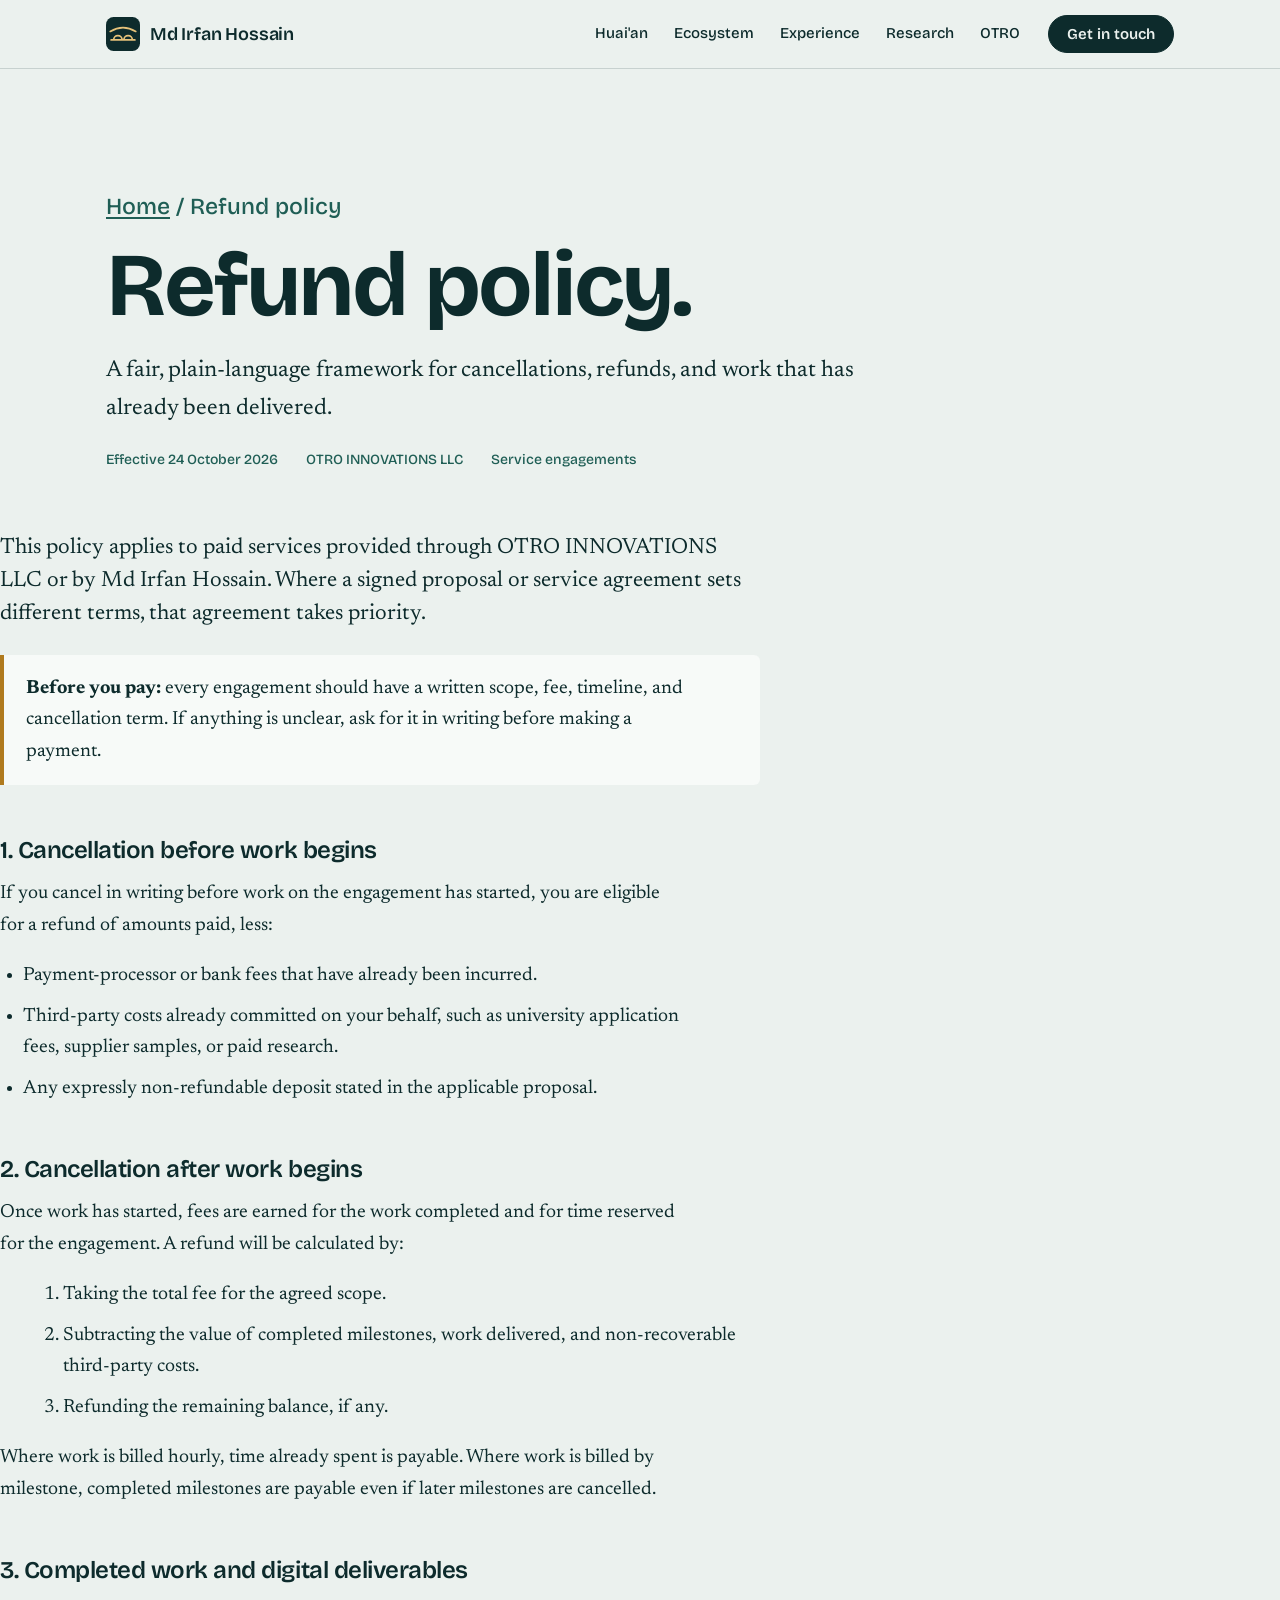
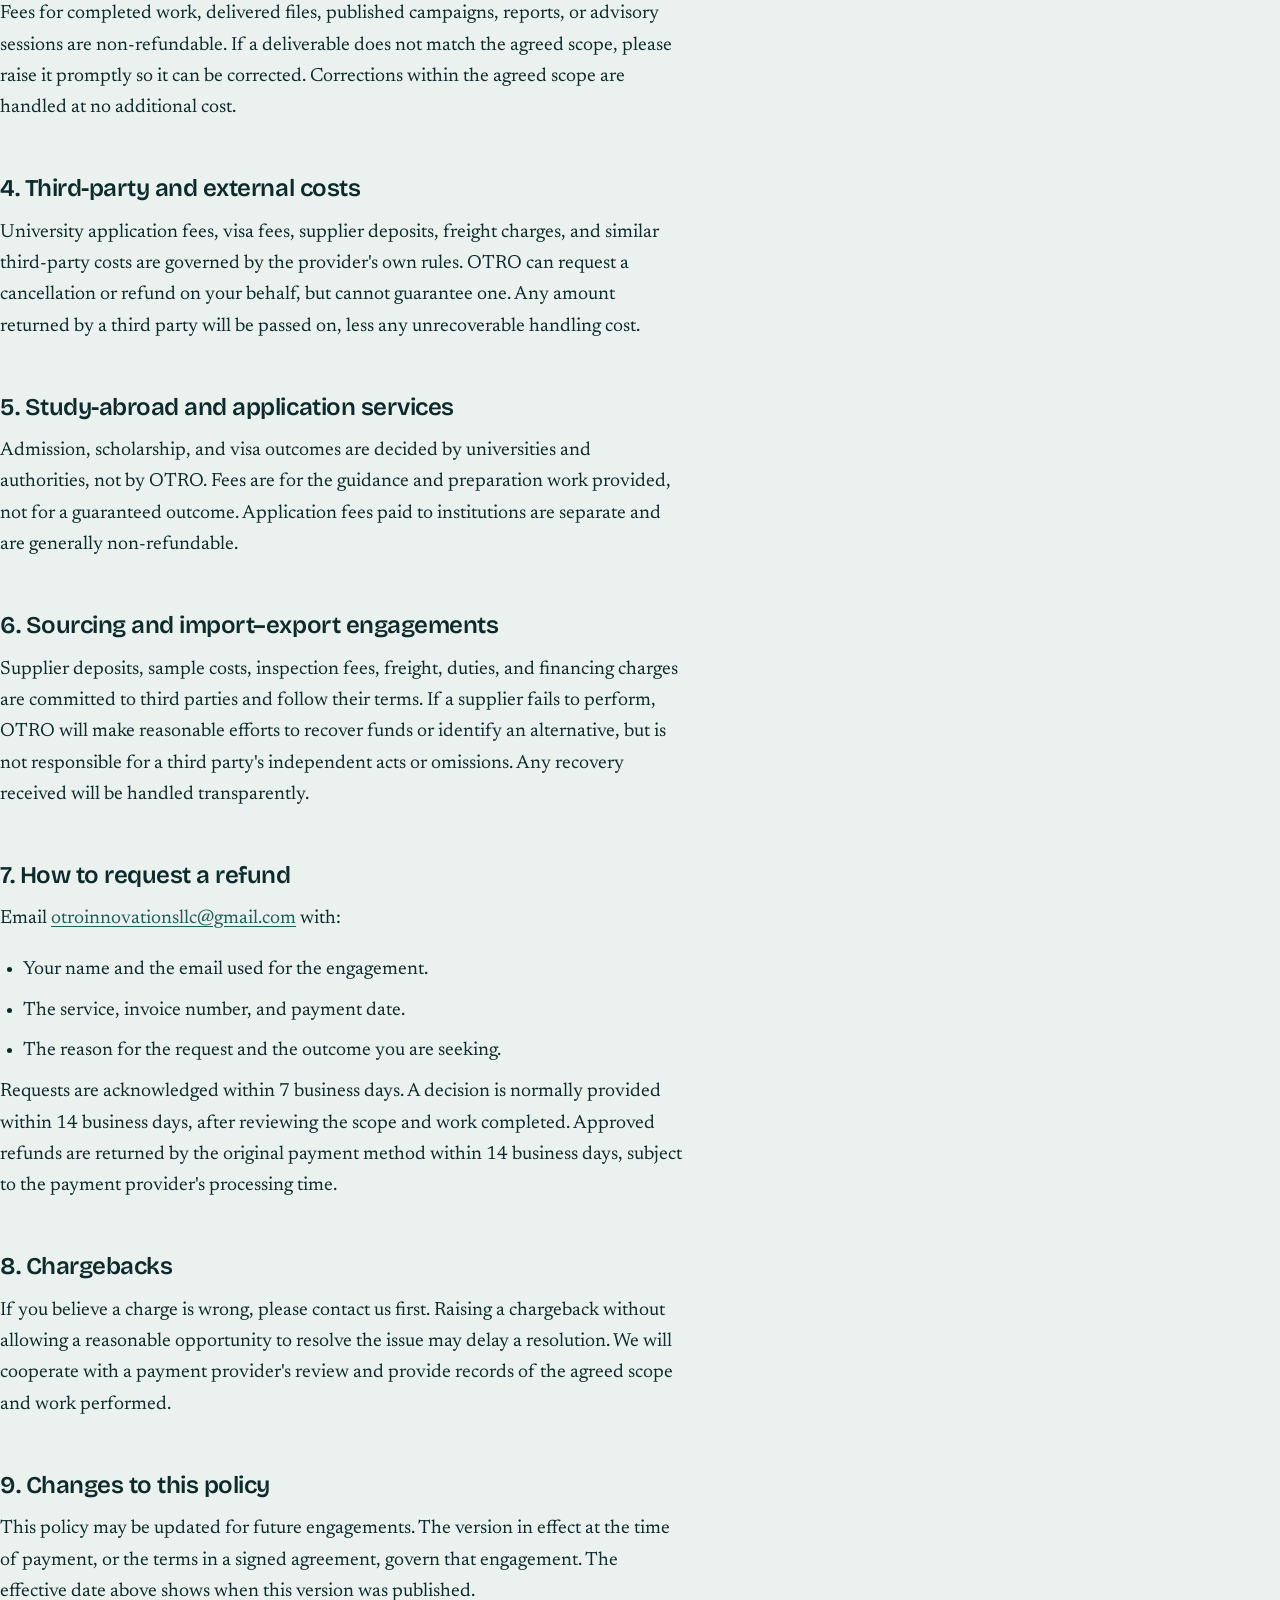
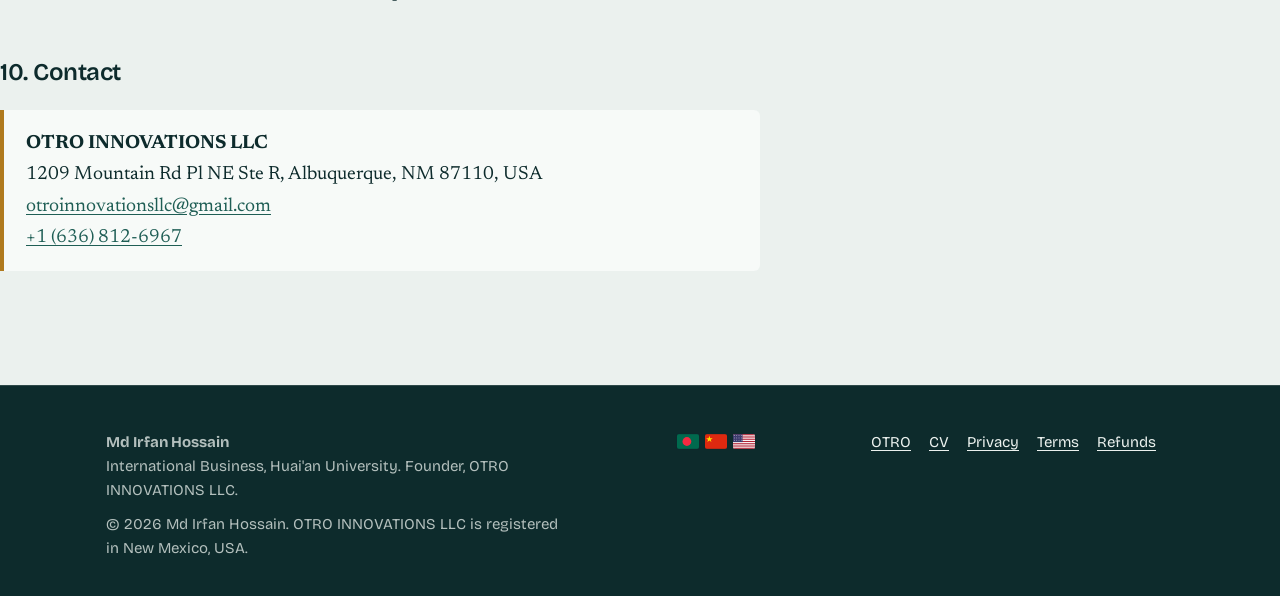
<file: refund-policy.html>
<!doctype html><html lang="en"><head><meta charset="utf-8"><meta name="viewport" content="width=device-width, initial-scale=1">
<title>Refund Policy | OTRO INNOVATIONS LLC</title><meta name="description" content="Refund and cancellation policy for services provided by OTRO INNOVATIONS LLC and Md Irfan Hossain."><link rel="canonical" href="https://sheikhirfan.com/refund-policy.html"><meta name="theme-color" content="#0d2b2c"><meta name="robots" content="index, follow">
<meta property="og:type" content="website"><meta property="og:title" content="Refund Policy | OTRO INNOVATIONS LLC"><meta property="og:description" content="Refund and cancellation policy for services provided by OTRO INNOVATIONS LLC and Md Irfan Hossain."><meta property="og:url" content="https://sheikhirfan.com/refund-policy.html"><meta property="og:image" content="https://sheikhirfan.com/assets/images/og-cover.png"><meta name="twitter:card" content="summary_large_image">
<link rel="icon" href="assets/favicon.svg" type="image/svg+xml"><link rel="icon" href="favicon.ico" sizes="any"><link rel="apple-touch-icon" href="assets/apple-touch-icon.png"><link rel="manifest" href="site.webmanifest">
<link rel="preload" href="assets/fonts/bricolage-grotesque.woff2" as="font" type="font/woff2" crossorigin><link rel="preload" href="assets/fonts/newsreader.woff2" as="font" type="font/woff2" crossorigin>
<link rel="stylesheet" href="assets/css/site.css"><script src="assets/js/site.js" defer></script></head><body><a class="skip" href="#main">Skip to content</a><header class="hdr"><div class="wrap"><a class="brand" href="index.html" aria-label="Md Irfan Hossain, home"><svg viewBox="0 0 40 40" aria-hidden="true"><rect width="40" height="40" rx="9" fill="#0d2b2c"/><path d="M6 27h28M9 27a5 5 0 0 1 10 0M21 27a5 5 0 0 1 10 0M5 17q15-9 30 0" fill="none" stroke="#e6c27a" stroke-width="2" stroke-linecap="round"/></svg>Md Irfan Hossain</a><nav class="nav" id="nav" aria-label="Primary"><a href="index.html#huaian">Huai'an</a><a href="index.html#ecosystem">Ecosystem</a><a href="index.html#experience">Experience</a><a href="index.html#research">Research</a><a href="otro-innovations.html">OTRO</a></nav><a class="btn" href="index.html#contact">Get in touch</a><button class="burger" aria-expanded="false" aria-controls="nav" aria-label="Menu"><i></i></button></div></header><main id="main"><section class="phero"><div class="wrap"><div class="legal-wrap"><p class="crumb"><a href="index.html">Home</a> / Refund policy</p><h1>Refund policy.</h1><p>A fair, plain-language framework for cancellations, refunds, and work that has already been delivered.</p><div class="meta">
            <span>Effective 24 October 2026</span>
            <span>OTRO INNOVATIONS LLC</span>
            <span>Service engagements</span>
          </div></div></div></section><div class="legal-body">
      <div class="container">
        <div class="legal-wrap">
          <p class="intro">This policy applies to paid services provided through OTRO INNOVATIONS LLC or by Md Irfan Hossain. Where a signed proposal or service agreement sets different terms, that agreement takes priority.</p>

          <div class="notice">
            <p><strong>Before you pay:</strong> every engagement should have a written scope, fee, timeline, and cancellation term. If anything is unclear, ask for it in writing before making a payment.</p>
          </div>

          <h2>1. Cancellation before work begins</h2>
          <p>If you cancel in writing before work on the engagement has started, you are eligible for a refund of amounts paid, less:</p>
          <ul>
            <li>Payment-processor or bank fees that have already been incurred.</li>
            <li>Third-party costs already committed on your behalf, such as university application fees, supplier samples, or paid research.</li>
            <li>Any expressly non-refundable deposit stated in the applicable proposal.</li>
          </ul>

          <h2>2. Cancellation after work begins</h2>
          <p>Once work has started, fees are earned for the work completed and for time reserved for the engagement. A refund will be calculated by:</p>
          <ol>
            <li>Taking the total fee for the agreed scope.</li>
            <li>Subtracting the value of completed milestones, work delivered, and non-recoverable third-party costs.</li>
            <li>Refunding the remaining balance, if any.</li>
          </ol>
          <p>Where work is billed hourly, time already spent is payable. Where work is billed by milestone, completed milestones are payable even if later milestones are cancelled.</p>

          <h2>3. Completed work and digital deliverables</h2>
          <p>Fees for completed work, delivered files, published campaigns, reports, or advisory sessions are non-refundable. If a deliverable does not match the agreed scope, please raise it promptly so it can be corrected. Corrections within the agreed scope are handled at no additional cost.</p>

          <h2>4. Third-party and external costs</h2>
          <p>University application fees, visa fees, supplier deposits, freight charges, and similar third-party costs are governed by the provider's own rules. OTRO can request a cancellation or refund on your behalf, but cannot guarantee one. Any amount returned by a third party will be passed on, less any unrecoverable handling cost.</p>

          <h2>5. Study-abroad and application services</h2>
          <p>Admission, scholarship, and visa outcomes are decided by universities and authorities, not by OTRO. Fees are for the guidance and preparation work provided, not for a guaranteed outcome. Application fees paid to institutions are separate and are generally non-refundable.</p>

          <h2>6. Sourcing and import–export engagements</h2>
          <p>Supplier deposits, sample costs, inspection fees, freight, duties, and financing charges are committed to third parties and follow their terms. If a supplier fails to perform, OTRO will make reasonable efforts to recover funds or identify an alternative, but is not responsible for a third party's independent acts or omissions. Any recovery received will be handled transparently.</p>

          <h2>7. How to request a refund</h2>
          <p>Email <a href="mailto:otroinnovationsllc@gmail.com">otroinnovationsllc@gmail.com</a> with:</p>
          <ul>
            <li>Your name and the email used for the engagement.</li>
            <li>The service, invoice number, and payment date.</li>
            <li>The reason for the request and the outcome you are seeking.</li>
          </ul>
          <p>Requests are acknowledged within 7 business days. A decision is normally provided within 14 business days, after reviewing the scope and work completed. Approved refunds are returned by the original payment method within 14 business days, subject to the payment provider's processing time.</p>

          <h2>8. Chargebacks</h2>
          <p>If you believe a charge is wrong, please contact us first. Raising a chargeback without allowing a reasonable opportunity to resolve the issue may delay a resolution. We will cooperate with a payment provider's review and provide records of the agreed scope and work performed.</p>

          <h2>9. Changes to this policy</h2>
          <p>This policy may be updated for future engagements. The version in effect at the time of payment, or the terms in a signed agreement, govern that engagement. The effective date above shows when this version was published.</p>

          <h2>10. Contact</h2>
          <div class="notice">
            <p><strong>OTRO INNOVATIONS LLC</strong><br>1209 Mountain Rd Pl NE Ste R, Albuquerque, NM 87110, USA<br><a href="mailto:otroinnovationsllc@gmail.com">otroinnovationsllc@gmail.com</a><br><a href="tel:+16368126967">+1 (636) 812-6967</a></p>
          </div>
        </div>
      </div>
    </div>
  </main><footer class="ftr"><div class="wrap"><div><p><b>Md Irfan Hossain</b><br>International Business, Huai'an University. Founder, OTRO INNOVATIONS LLC.</p><p style="margin-top:10px">© <span data-year>2026</span> Md Irfan Hossain. OTRO INNOVATIONS LLC is registered in New Mexico, USA.</p></div>
<div style="margin-bottom:12px"><svg class="flag" viewBox="0 0 30 20" role="img" aria-label="Bangladesh flag"><title>Bangladesh</title><rect width="30" height="20" fill="#006a4e"/><circle cx="13.5" cy="10" r="6" fill="#f42a41"/></svg><svg class="flag" viewBox="0 0 30 20" role="img" aria-label="China flag"><title>China</title><rect width="30" height="20" fill="#de2910"/><path d="M5 2l1.2 3.6h3.8l-3 2.2 1.1 3.6L5 9.2 1.9 11.4 3 7.8 0 5.6h3.8z" fill="#ffde00" transform="translate(1.5 .5) scale(.9)"/></svg><svg class="flag" viewBox="0 0 30 20" role="img" aria-label="United States flag"><title>United States</title><rect width="30" height="20" fill="#fff"/><rect y="0.00" width="30" height="1.54" fill="#b22234"/><rect y="3.08" width="30" height="1.54" fill="#b22234"/><rect y="6.15" width="30" height="1.54" fill="#b22234"/><rect y="9.23" width="30" height="1.54" fill="#b22234"/><rect y="12.31" width="30" height="1.54" fill="#b22234"/><rect y="15.38" width="30" height="1.54" fill="#b22234"/><rect y="18.46" width="30" height="1.54" fill="#b22234"/><rect width="13" height="10.8" fill="#3c3b6e"/><circle cx="2.0" cy="2.0" r=".6" fill="#fff"/><circle cx="2.0" cy="5.1" r=".6" fill="#fff"/><circle cx="2.0" cy="8.2" r=".6" fill="#fff"/><circle cx="5.1" cy="2.0" r=".6" fill="#fff"/><circle cx="5.1" cy="5.1" r=".6" fill="#fff"/><circle cx="5.1" cy="8.2" r=".6" fill="#fff"/><circle cx="8.2" cy="2.0" r=".6" fill="#fff"/><circle cx="8.2" cy="5.1" r=".6" fill="#fff"/><circle cx="8.2" cy="8.2" r=".6" fill="#fff"/><circle cx="11.3" cy="2.0" r=".6" fill="#fff"/><circle cx="11.3" cy="5.1" r=".6" fill="#fff"/><circle cx="11.3" cy="8.2" r=".6" fill="#fff"/></svg></div><div><a href="otro-innovations.html">OTRO</a><a href="cv.html">CV</a><a href="privacy-policy.html">Privacy</a><a href="terms-of-use.html">Terms</a><a href="refund-policy.html">Refunds</a></div></div></footer></body></html>
</file>
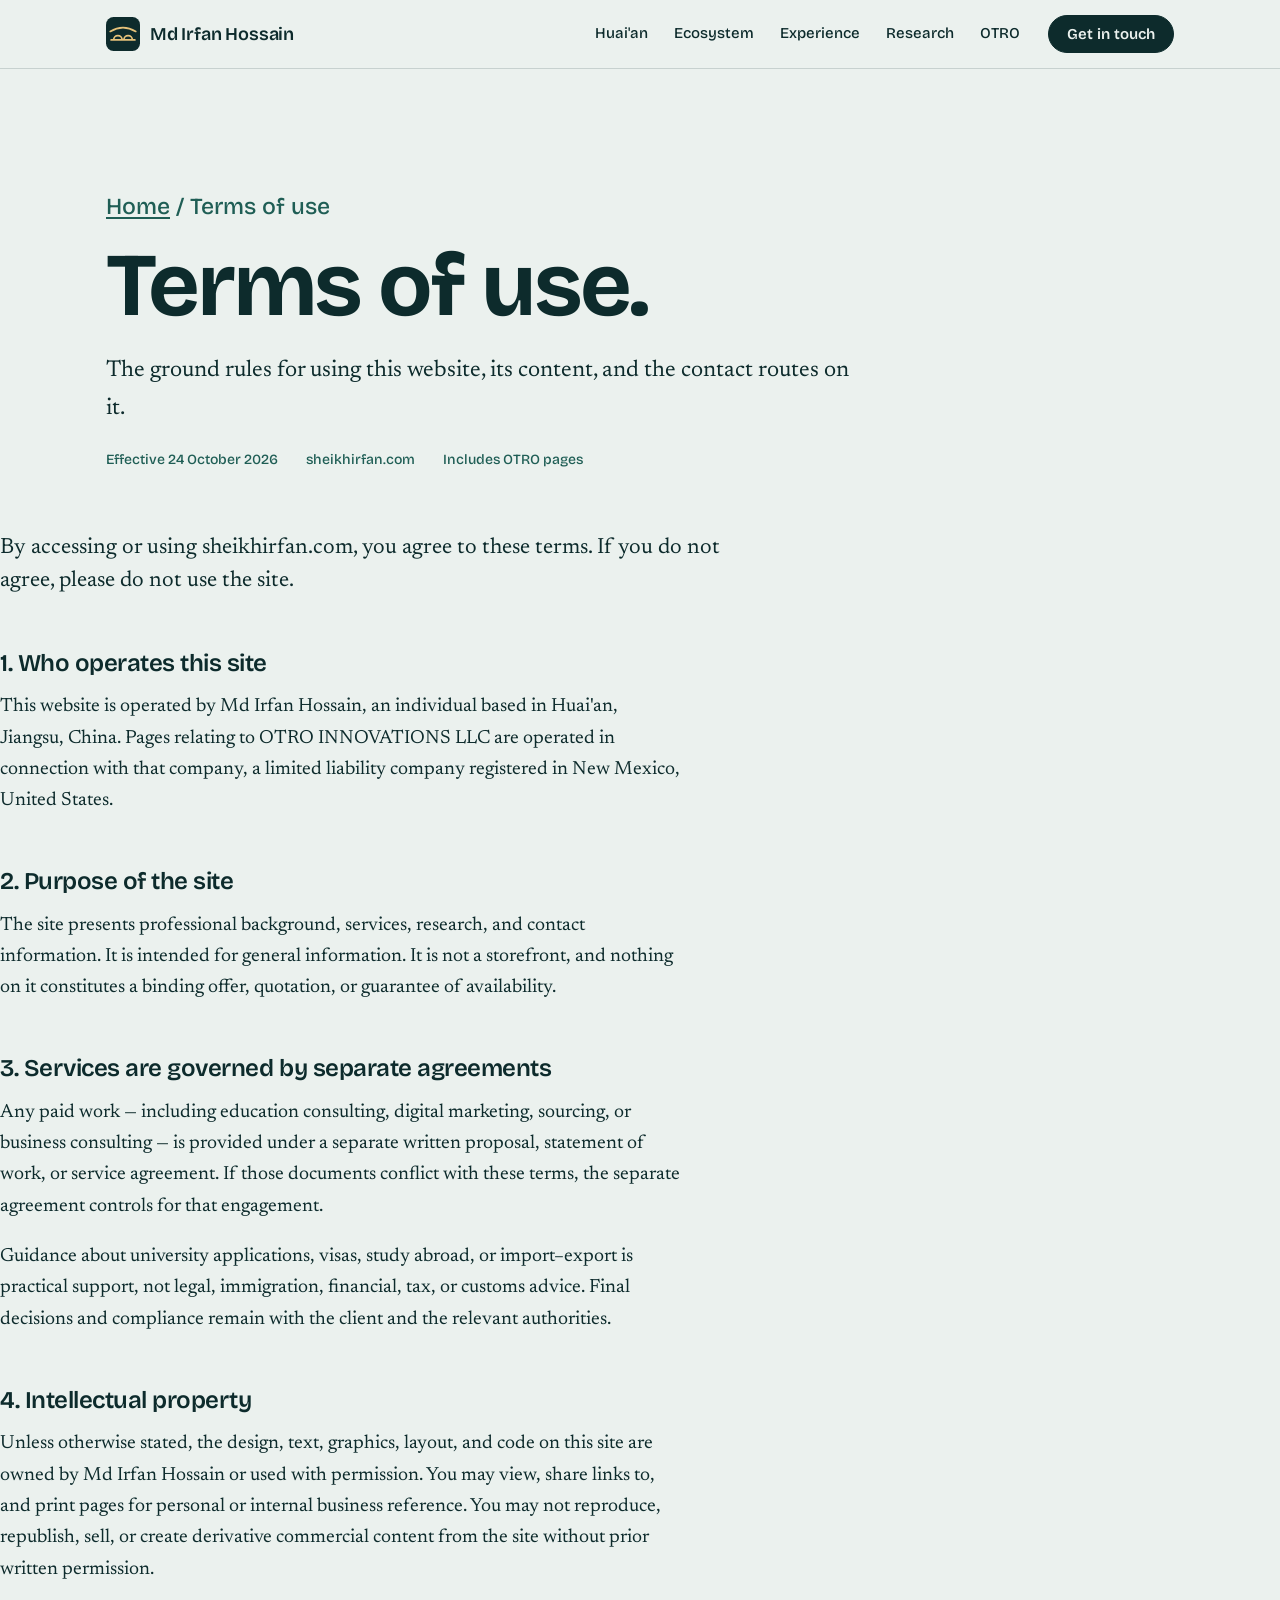
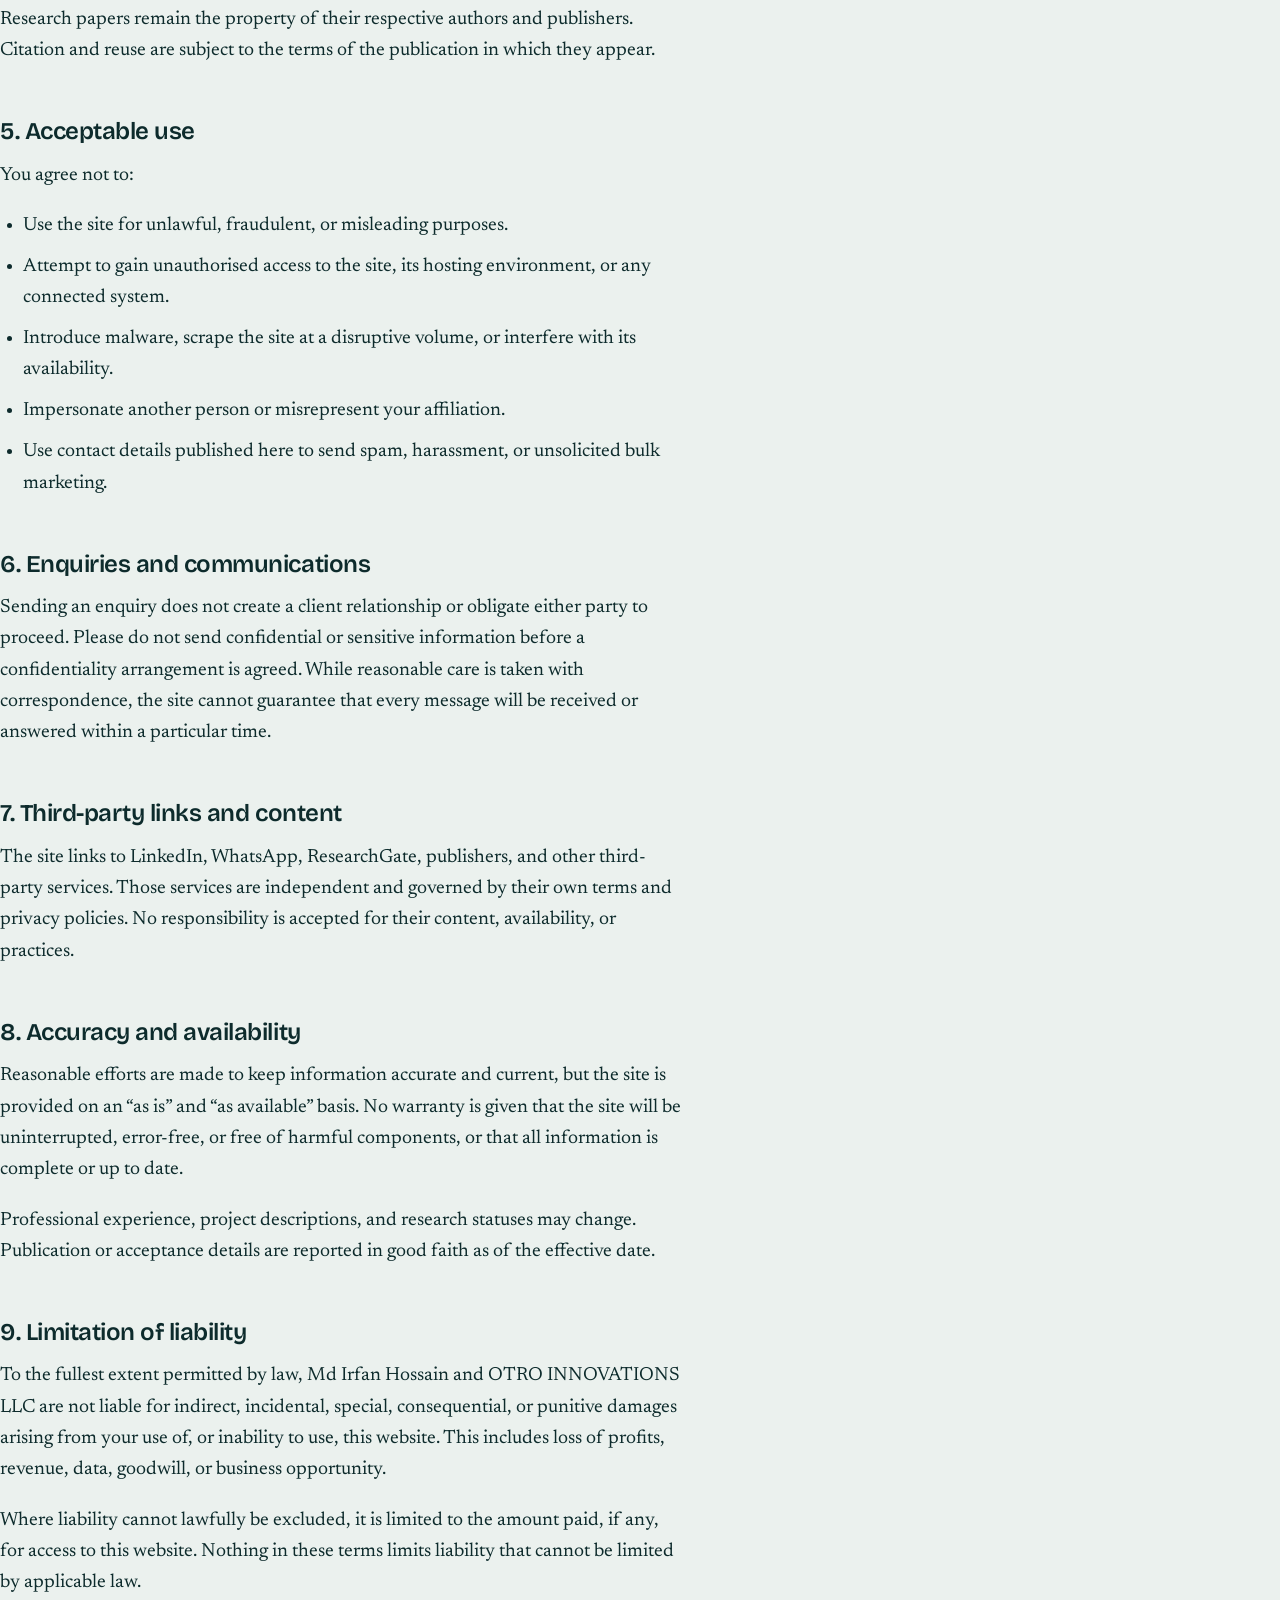
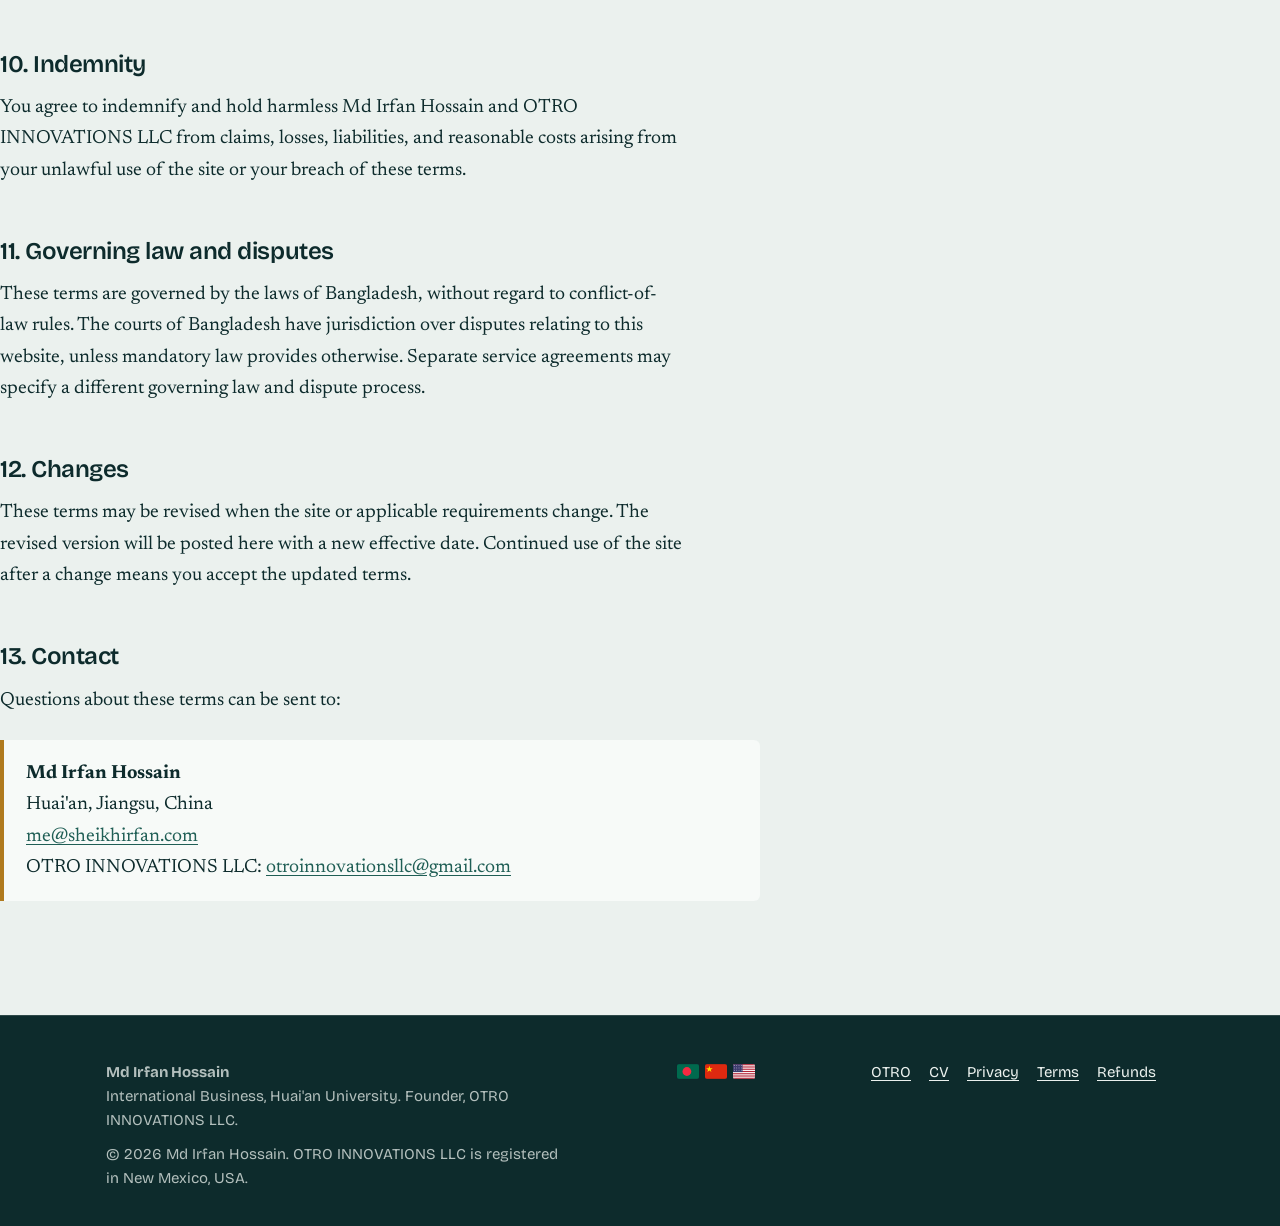
<file: terms-of-use.html>
<!doctype html><html lang="en"><head><meta charset="utf-8"><meta name="viewport" content="width=device-width, initial-scale=1">
<title>Terms of Use | Md Irfan Hossain</title><meta name="description" content="Terms of use for sheikhirfan.com and the OTRO INNOVATIONS LLC pages."><link rel="canonical" href="https://sheikhirfan.com/terms-of-use.html"><meta name="theme-color" content="#0d2b2c"><meta name="robots" content="index, follow">
<meta property="og:type" content="website"><meta property="og:title" content="Terms of Use | Md Irfan Hossain"><meta property="og:description" content="Terms of use for sheikhirfan.com and the OTRO INNOVATIONS LLC pages."><meta property="og:url" content="https://sheikhirfan.com/terms-of-use.html"><meta property="og:image" content="https://sheikhirfan.com/assets/images/og-cover.png"><meta name="twitter:card" content="summary_large_image">
<link rel="icon" href="assets/favicon.svg" type="image/svg+xml"><link rel="icon" href="favicon.ico" sizes="any"><link rel="apple-touch-icon" href="assets/apple-touch-icon.png"><link rel="manifest" href="site.webmanifest">
<link rel="preload" href="assets/fonts/bricolage-grotesque.woff2" as="font" type="font/woff2" crossorigin><link rel="preload" href="assets/fonts/newsreader.woff2" as="font" type="font/woff2" crossorigin>
<link rel="stylesheet" href="assets/css/site.css"><script src="assets/js/site.js" defer></script></head><body><a class="skip" href="#main">Skip to content</a><header class="hdr"><div class="wrap"><a class="brand" href="index.html" aria-label="Md Irfan Hossain, home"><svg viewBox="0 0 40 40" aria-hidden="true"><rect width="40" height="40" rx="9" fill="#0d2b2c"/><path d="M6 27h28M9 27a5 5 0 0 1 10 0M21 27a5 5 0 0 1 10 0M5 17q15-9 30 0" fill="none" stroke="#e6c27a" stroke-width="2" stroke-linecap="round"/></svg>Md Irfan Hossain</a><nav class="nav" id="nav" aria-label="Primary"><a href="index.html#huaian">Huai'an</a><a href="index.html#ecosystem">Ecosystem</a><a href="index.html#experience">Experience</a><a href="index.html#research">Research</a><a href="otro-innovations.html">OTRO</a></nav><a class="btn" href="index.html#contact">Get in touch</a><button class="burger" aria-expanded="false" aria-controls="nav" aria-label="Menu"><i></i></button></div></header><main id="main"><section class="phero"><div class="wrap"><div class="legal-wrap"><p class="crumb"><a href="index.html">Home</a> / Terms of use</p><h1>Terms of use.</h1><p>The ground rules for using this website, its content, and the contact routes on it.</p><div class="meta">
            <span>Effective 24 October 2026</span>
            <span>sheikhirfan.com</span>
            <span>Includes OTRO pages</span>
          </div></div></div></section><div class="legal-body">
      <div class="container">
        <div class="legal-wrap">
          <p class="intro">By accessing or using sheikhirfan.com, you agree to these terms. If you do not agree, please do not use the site.</p>

          <h2>1. Who operates this site</h2>
          <p>This website is operated by Md Irfan Hossain, an individual based in Huai'an, Jiangsu, China. Pages relating to OTRO INNOVATIONS LLC are operated in connection with that company, a limited liability company registered in New Mexico, United States.</p>

          <h2>2. Purpose of the site</h2>
          <p>The site presents professional background, services, research, and contact information. It is intended for general information. It is not a storefront, and nothing on it constitutes a binding offer, quotation, or guarantee of availability.</p>

          <h2>3. Services are governed by separate agreements</h2>
          <p>Any paid work — including education consulting, digital marketing, sourcing, or business consulting — is provided under a separate written proposal, statement of work, or service agreement. If those documents conflict with these terms, the separate agreement controls for that engagement.</p>
          <p>Guidance about university applications, visas, study abroad, or import–export is practical support, not legal, immigration, financial, tax, or customs advice. Final decisions and compliance remain with the client and the relevant authorities.</p>

          <h2>4. Intellectual property</h2>
          <p>Unless otherwise stated, the design, text, graphics, layout, and code on this site are owned by Md Irfan Hossain or used with permission. You may view, share links to, and print pages for personal or internal business reference. You may not reproduce, republish, sell, or create derivative commercial content from the site without prior written permission.</p>
          <p>Research papers remain the property of their respective authors and publishers. Citation and reuse are subject to the terms of the publication in which they appear.</p>

          <h2>5. Acceptable use</h2>
          <p>You agree not to:</p>
          <ul>
            <li>Use the site for unlawful, fraudulent, or misleading purposes.</li>
            <li>Attempt to gain unauthorised access to the site, its hosting environment, or any connected system.</li>
            <li>Introduce malware, scrape the site at a disruptive volume, or interfere with its availability.</li>
            <li>Impersonate another person or misrepresent your affiliation.</li>
            <li>Use contact details published here to send spam, harassment, or unsolicited bulk marketing.</li>
          </ul>

          <h2>6. Enquiries and communications</h2>
          <p>Sending an enquiry does not create a client relationship or obligate either party to proceed. Please do not send confidential or sensitive information before a confidentiality arrangement is agreed. While reasonable care is taken with correspondence, the site cannot guarantee that every message will be received or answered within a particular time.</p>

          <h2>7. Third-party links and content</h2>
          <p>The site links to LinkedIn, WhatsApp, ResearchGate, publishers, and other third-party services. Those services are independent and governed by their own terms and privacy policies. No responsibility is accepted for their content, availability, or practices.</p>

          <h2>8. Accuracy and availability</h2>
          <p>Reasonable efforts are made to keep information accurate and current, but the site is provided on an “as is” and “as available” basis. No warranty is given that the site will be uninterrupted, error-free, or free of harmful components, or that all information is complete or up to date.</p>
          <p>Professional experience, project descriptions, and research statuses may change. Publication or acceptance details are reported in good faith as of the effective date.</p>

          <h2>9. Limitation of liability</h2>
          <p>To the fullest extent permitted by law, Md Irfan Hossain and OTRO INNOVATIONS LLC are not liable for indirect, incidental, special, consequential, or punitive damages arising from your use of, or inability to use, this website. This includes loss of profits, revenue, data, goodwill, or business opportunity.</p>
          <p>Where liability cannot lawfully be excluded, it is limited to the amount paid, if any, for access to this website. Nothing in these terms limits liability that cannot be limited by applicable law.</p>

          <h2>10. Indemnity</h2>
          <p>You agree to indemnify and hold harmless Md Irfan Hossain and OTRO INNOVATIONS LLC from claims, losses, liabilities, and reasonable costs arising from your unlawful use of the site or your breach of these terms.</p>

          <h2>11. Governing law and disputes</h2>
          <p>These terms are governed by the laws of Bangladesh, without regard to conflict-of-law rules. The courts of Bangladesh have jurisdiction over disputes relating to this website, unless mandatory law provides otherwise. Separate service agreements may specify a different governing law and dispute process.</p>

          <h2>12. Changes</h2>
          <p>These terms may be revised when the site or applicable requirements change. The revised version will be posted here with a new effective date. Continued use of the site after a change means you accept the updated terms.</p>

          <h2>13. Contact</h2>
          <p>Questions about these terms can be sent to:</p>
          <div class="notice">
            <p><strong>Md Irfan Hossain</strong><br>Huai'an, Jiangsu, China<br><a href="mailto:me@sheikhirfan.com">me@sheikhirfan.com</a><br>OTRO INNOVATIONS LLC: <a href="mailto:otroinnovationsllc@gmail.com">otroinnovationsllc@gmail.com</a></p>
          </div>
        </div>
      </div>
    </div>
  </main><footer class="ftr"><div class="wrap"><div><p><b>Md Irfan Hossain</b><br>International Business, Huai'an University. Founder, OTRO INNOVATIONS LLC.</p><p style="margin-top:10px">© <span data-year>2026</span> Md Irfan Hossain. OTRO INNOVATIONS LLC is registered in New Mexico, USA.</p></div>
<div style="margin-bottom:12px"><svg class="flag" viewBox="0 0 30 20" role="img" aria-label="Bangladesh flag"><title>Bangladesh</title><rect width="30" height="20" fill="#006a4e"/><circle cx="13.5" cy="10" r="6" fill="#f42a41"/></svg><svg class="flag" viewBox="0 0 30 20" role="img" aria-label="China flag"><title>China</title><rect width="30" height="20" fill="#de2910"/><path d="M5 2l1.2 3.6h3.8l-3 2.2 1.1 3.6L5 9.2 1.9 11.4 3 7.8 0 5.6h3.8z" fill="#ffde00" transform="translate(1.5 .5) scale(.9)"/></svg><svg class="flag" viewBox="0 0 30 20" role="img" aria-label="United States flag"><title>United States</title><rect width="30" height="20" fill="#fff"/><rect y="0.00" width="30" height="1.54" fill="#b22234"/><rect y="3.08" width="30" height="1.54" fill="#b22234"/><rect y="6.15" width="30" height="1.54" fill="#b22234"/><rect y="9.23" width="30" height="1.54" fill="#b22234"/><rect y="12.31" width="30" height="1.54" fill="#b22234"/><rect y="15.38" width="30" height="1.54" fill="#b22234"/><rect y="18.46" width="30" height="1.54" fill="#b22234"/><rect width="13" height="10.8" fill="#3c3b6e"/><circle cx="2.0" cy="2.0" r=".6" fill="#fff"/><circle cx="2.0" cy="5.1" r=".6" fill="#fff"/><circle cx="2.0" cy="8.2" r=".6" fill="#fff"/><circle cx="5.1" cy="2.0" r=".6" fill="#fff"/><circle cx="5.1" cy="5.1" r=".6" fill="#fff"/><circle cx="5.1" cy="8.2" r=".6" fill="#fff"/><circle cx="8.2" cy="2.0" r=".6" fill="#fff"/><circle cx="8.2" cy="5.1" r=".6" fill="#fff"/><circle cx="8.2" cy="8.2" r=".6" fill="#fff"/><circle cx="11.3" cy="2.0" r=".6" fill="#fff"/><circle cx="11.3" cy="5.1" r=".6" fill="#fff"/><circle cx="11.3" cy="8.2" r=".6" fill="#fff"/></svg></div><div><a href="otro-innovations.html">OTRO</a><a href="cv.html">CV</a><a href="privacy-policy.html">Privacy</a><a href="terms-of-use.html">Terms</a><a href="refund-policy.html">Refunds</a></div></div></footer></body></html>
</file>
<file: assets/css/site.css>
@font-face{font-family:"Bricolage";src:url(../fonts/bricolage-grotesque.woff2) format("woff2");font-weight:200 800;font-display:swap}
@font-face{font-family:"Newsreader";src:url(../fonts/newsreader.woff2) format("woff2");font-weight:200 800;font-display:swap}
@font-face{font-family:"Newsreader";src:url(../fonts/newsreader-italic.woff2) format("woff2");font-weight:200 800;font-style:italic;font-display:swap}
:root{--mist:#ebf1ee;--paper:#f7faf8;--canal:#0d2b2c;--canal2:#143a3b;--celadon:#6f9f90;--jade:#1f5e55;--brass:#b07a1e;--brass-t:#8a5e10;--line:rgba(13,43,44,.16);
--zh:"Songti SC","Noto Serif CJK SC","Source Han Serif SC","SimSun",serif;--ff-d:"Bricolage","Helvetica Neue",Arial,sans-serif;--ff-b:"Newsreader",Georgia,serif;--pad:clamp(20px,5vw,56px)}
*{box-sizing:border-box}html{scroll-behavior:smooth;scroll-padding-top:84px}
body{margin:0;background:var(--mist);color:var(--canal);font:19px/1.65 var(--ff-b);-webkit-font-smoothing:antialiased}
img,svg{max-width:100%}a{color:var(--jade);text-underline-offset:3px}a:hover{color:var(--brass-t)}
:focus-visible{outline:2px solid var(--brass);outline-offset:3px;border-radius:2px}
.skip{position:absolute;left:-999px;top:8px;background:var(--canal);color:#fff;padding:8px 14px;z-index:99}.skip:focus{left:8px}
.wrap{width:min(1180px,100%);margin-inline:auto;padding-inline:var(--pad)}
h1,h2,h3,h4{font-family:var(--ff-d);font-weight:600;line-height:1.08;letter-spacing:-.02em;margin:0}
p{margin:0 0 1em;max-width:62ch}ul{margin:0;padding:0;list-style:none}
.zh{font-family:var(--zh);font-weight:400;letter-spacing:.04em}
.small{font:500 14px/1.4 var(--ff-d);color:var(--jade)}
/* header */
.hdr{position:sticky;top:0;z-index:50;background:rgba(235,241,238,.92);backdrop-filter:blur(8px);border-bottom:1px solid var(--line)}
.hdr .wrap{display:flex;align-items:center;gap:28px;height:68px}
.brand{display:flex;align-items:center;gap:10px;font:600 18px var(--ff-d);color:var(--canal);text-decoration:none;letter-spacing:-.01em;margin-right:auto}
.brand svg{width:34px;height:34px}
.nav{display:flex;gap:26px}.nav a{font:500 15px var(--ff-d);color:var(--canal);text-decoration:none;padding:6px 0;border-bottom:2px solid transparent}
.nav a:hover,.nav a[aria-current]{border-color:var(--brass)}
.btn{display:inline-flex;align-items:center;gap:8px;font:600 15px var(--ff-d);padding:12px 20px;border-radius:999px;background:var(--canal);color:var(--mist);text-decoration:none;border:1.5px solid var(--canal);transition:background .2s,color .2s}
.btn:hover{background:var(--brass);border-color:var(--brass);color:#fff}
.btn.ghost{background:transparent;color:var(--canal)}.btn.ghost:hover{background:var(--canal);border-color:var(--canal);color:var(--mist)}
.hdr .btn{padding:9px 18px}
.burger{display:none;background:none;border:0;width:44px;height:44px;cursor:pointer;color:var(--canal)}
.burger i,.burger i:before{display:block;width:24px;height:2px;background:currentColor;position:relative;margin:auto;transition:transform .25s}
.burger i:before{content:"";top:8px}.burger[aria-expanded=true] i{transform:translateY(4px) rotate(45deg)}.burger[aria-expanded=true] i:before{transform:translateY(-8px) rotate(-90deg);top:8px}
@media(max-width:900px){.burger{display:block}.hdr .btn{display:none}
.nav{display:none;position:absolute;top:68px;left:0;right:0;flex-direction:column;gap:0;background:var(--mist);border-bottom:1px solid var(--line);padding:8px var(--pad) 18px}
.nav.open{display:flex}.nav a{font-size:20px;padding:14px 0;border-bottom:1px solid var(--line)}}
/* hero */
.hero{padding-top:clamp(28px,4vw,56px)}
.hero h1{font-weight:700;font-size:clamp(44px,7.4vw,104px);line-height:.95;letter-spacing:-.04em;max-width:12ch}
.hero .zh{display:block;font-size:clamp(18px,2vw,24px);color:var(--jade);margin:16px 0 0}
.hero-row{display:flex;flex-wrap:wrap;gap:24px 64px;align-items:flex-end;justify-content:space-between;margin-top:22px}
.hero-row p{font-size:clamp(19px,1.7vw,22px);max-width:54ch;margin:0}
.cta{display:flex;gap:12px;flex-wrap:wrap}
.bridge{margin-top:clamp(20px,3vw,36px);background:linear-gradient(to bottom,transparent 73.9%,var(--canal) 73.9%)}
.bridge svg{display:block;width:min(100%,1600px);margin-inline:auto;height:auto}
.bridge .hit{fill:transparent;cursor:pointer}.bridge a:hover .hit,.bridge a:focus-visible .hit{fill:rgba(176,122,30,.28)}
.bridge .mass{fill:rgba(111,159,144,.2);stroke:var(--canal);stroke-width:2.2;fill-rule:evenodd}
.bridge .rf .mass{stroke:var(--celadon);stroke-width:1.6;fill:rgba(111,159,144,.14)}
.bridge .rail{fill:none;stroke:var(--canal);stroke-width:1.4;opacity:.55}
.bridge .rip{stroke:var(--celadon);stroke-width:1.4;opacity:.35;fill:none}
.bridge .glyph{font-family:var(--zh);fill:var(--jade);opacity:.55;text-anchor:middle}
.water{background:var(--canal);color:var(--mist);padding:clamp(12px,1.6vw,20px) 0 clamp(36px,5vw,56px)}
.stage{position:relative;width:min(100%,1600px);margin-inline:auto}
.arches{position:relative;height:24px}
.arches a{position:absolute;top:0;left:0;transform:translateX(-50%);display:flex;flex-direction:column;align-items:center;gap:3px;text-align:center;white-space:nowrap;color:var(--mist);text-decoration:none;font:600 clamp(14px,1.55vw,16px)/1.2 var(--ff-d)}
.arches a:nth-child(1){left:16.3333%}.arches a:nth-child(2){left:31.3333%}.arches a:nth-child(3){left:50%}.arches a:nth-child(4){left:68.6667%}.arches a:nth-child(5){left:83.6667%}
.arches a .zh{font:400 20px/1 var(--zh);color:var(--celadon)}
.arches a:hover,.arches a:hover .zh{color:#e6c27a}
@media(min-width:861px){.arches a .zh{display:none}}
.facts{display:grid;grid-template-columns:1fr 1fr;margin-top:34px;font:500 15px/1.45 var(--ff-d);color:rgba(235,241,238,.8)}
.facts>div{padding:14px 26px 0 0;border-top:1px solid rgba(235,241,238,.18)}
.facts b{display:block;font-weight:500;color:var(--celadon);font-size:12px;letter-spacing:.02em;margin-bottom:3px}
.facts .loc-line{grid-column:1/-1}
.facts .loc-row{display:flex;flex-wrap:wrap;gap:4px 22px;margin-top:2px}
.facts .loc{display:inline-flex;align-items:center;white-space:nowrap}
@media(max-width:860px){
.bridge{display:none}
.water{margin-top:clamp(22px,4vw,38px)}
.arches{height:auto;display:grid;grid-template-columns:1fr 1fr;padding-inline:var(--pad)}
.arches a{position:static;transform:none;align-items:flex-start;text-align:left;padding:16px 16px 16px 0;border-top:1px solid rgba(235,241,238,.18)}
.facts{grid-template-columns:1fr 1fr}
}
@media(max-width:520px){.facts{grid-template-columns:1fr}.facts .loc-row{display:grid;gap:5px}}
@media(prefers-reduced-motion:no-preference){
.bridge .draw{stroke-dasharray:1;stroke-dashoffset:1;animation:draw 2.4s .2s cubic-bezier(.6,.1,.2,1) forwards}
.bridge .mass.draw{fill-opacity:0;animation:draw 2.4s .2s cubic-bezier(.6,.1,.2,1) forwards,fillin 1s 2s forwards}
.bridge .rf,.bridge .rip,.bridge .glyph,.bridge .rail{opacity:0;animation:fade 1.4s 2s forwards}
.bridge .rip{animation-name:fadeR}.bridge .rail{animation-name:fadeRail}}
@keyframes draw{to{stroke-dashoffset:0}}@keyframes fillin{to{fill-opacity:1}}
@keyframes fade{to{opacity:1}}@keyframes fadeR{to{opacity:.35}}@keyframes fadeRail{to{opacity:.55}}
/* sections */
.sec{padding:clamp(64px,9vw,120px) 0;border-top:1px solid var(--line)}
.sec>.wrap{display:grid;grid-template-columns:230px 1fr;gap:clamp(24px,5vw,72px)}
.sec h2{font-size:clamp(30px,3.6vw,46px)}.sec h2 .zh{display:block;font-size:.55em;color:var(--celadon);margin-top:8px}
.side{position:sticky;top:96px;align-self:start}
@media(max-width:860px){.sec>.wrap{grid-template-columns:1fr}.side{position:static}}
.lead{font-size:clamp(22px,2.4vw,30px);line-height:1.4;max-width:30ch;font-family:var(--ff-d);font-weight:500;letter-spacing:-.015em;margin-bottom:28px}
/* huai'an */
.two{display:grid;grid-template-columns:1fr 280px;gap:48px;align-items:start}
@media(max-width:760px){.two{grid-template-columns:1fr}}
.portrait{position:relative;aspect-ratio:4/5;background:var(--canal);border-radius:140px 140px 4px 4px;overflow:hidden;display:grid;place-items:center;color:var(--celadon);font:700 72px var(--ff-d)}
.portrait img{position:absolute;inset:0;width:100%;height:100%;object-fit:cover}
dl.spec{margin:34px 0 0;display:grid;grid-template-columns:150px 1fr;border-top:1px solid var(--line)}
dl.spec dt,dl.spec dd{margin:0;padding:14px 0;border-bottom:1px solid var(--line)}
dl.spec dt{font:500 14px/1.6 var(--ff-d);color:var(--jade)}dl.spec dd{font-size:18px;line-height:1.5}
@media(max-width:560px){dl.spec{grid-template-columns:1fr}dl.spec dt{border:0;padding-bottom:0}}
.links{display:flex;gap:10px 24px;flex-wrap:wrap;margin-top:22px;font:600 15px var(--ff-d)}
/* mindset */
.steps{display:grid;grid-template-columns:repeat(3,1fr);border-top:2px solid var(--canal)}
.steps>div{padding:26px 28px 0 0}.steps>div+div{padding-left:28px;border-left:1px solid var(--line)}
.steps .zh{font-size:64px;line-height:1;color:var(--celadon);display:block;margin-bottom:14px}
.steps h3{font-size:22px;margin-bottom:10px}.steps p{font-size:17px}
@media(max-width:760px){.steps{grid-template-columns:1fr}.steps>div,.steps>div+div{padding:24px 0;border-left:0;border-top:1px solid var(--line)}}
/* ecosystem (dark) */
.dark{background:var(--canal);color:var(--mist);border-top:0}.dark h2 .zh{color:var(--celadon)}.dark a{color:#e6c27a}.dark .small{color:var(--celadon)}
.dark .lead{color:var(--mist)}
details.v{border-top:1px solid rgba(235,241,238,.2)}details.v:last-of-type{border-bottom:1px solid rgba(235,241,238,.2)}
details.v summary{list-style:none;cursor:pointer;display:grid;grid-template-columns:64px 1fr auto;align-items:center;gap:16px;padding:22px 0}
details.v summary::-webkit-details-marker{display:none}
details.v summary .zh{font-size:34px;color:var(--celadon)}
details.v summary b{font:600 clamp(22px,2.6vw,32px) var(--ff-d);letter-spacing:-.02em}
details.v summary small{font:500 14px var(--ff-d);color:rgba(235,241,238,.6)}
details.v summary:after{content:"+";font:300 32px var(--ff-d);color:var(--celadon);grid-column:3;grid-row:1;transition:transform .25s}
details.v summary small{grid-column:2;grid-row:2}
details.v[open] summary:after{transform:rotate(45deg)}details.v summary:hover b{color:#e6c27a}
.vbody{padding:0 0 30px 80px}.vbody p{font-size:18px;color:rgba(235,241,238,.88)}
.tags{display:flex;flex-wrap:wrap;gap:8px;margin:6px 0 18px}.tags li{font:500 13px var(--ff-d);border:1px solid rgba(235,241,238,.3);border-radius:999px;padding:4px 12px}
.vbody h4{font-size:17px;margin:18px 0 4px;color:var(--celadon)}.vbody h4+p{font-size:16px}
.note{font:500 14px/1.5 var(--ff-d);color:rgba(235,241,238,.65);max-width:60ch}
@media(max-width:560px){.vbody{padding-left:0}details.v summary{grid-template-columns:48px 1fr auto}}
.foot-note{margin-top:34px;font-size:17px;color:rgba(235,241,238,.8)}
/* experience */
.role{display:grid;grid-template-columns:170px 1fr;gap:28px;padding:30px 0;border-top:1px solid var(--line)}.role:first-child{border-top:2px solid var(--canal)}
.role .when{font:500 14px/1.5 var(--ff-d);color:var(--jade)}
.role h3{font-size:24px}.role .org{font:500 15px var(--ff-d);color:var(--brass-t);margin:4px 0 14px}
.role li{font-size:17px;line-height:1.55;padding-left:18px;position:relative;margin-bottom:6px;max-width:64ch}.role li:before{content:"";position:absolute;left:0;top:.7em;width:8px;height:2px;background:var(--celadon)}
@media(max-width:700px){.role{grid-template-columns:1fr;gap:6px}}
/* research */
.paper{padding:26px 0;border-top:1px solid var(--line);display:grid;grid-template-columns:110px 1fr;gap:24px}.paper:first-of-type{border-top:2px solid var(--canal)}
.pill{display:inline-block;font:600 13px var(--ff-d);padding:4px 12px;border-radius:999px;border:1.5px solid var(--jade);color:var(--jade);height:fit-content;text-align:center}
.pill.done{background:var(--jade);color:#fff}
.paper h3{font:600 20px/1.3 var(--ff-d);letter-spacing:-.01em;margin-bottom:8px;max-width:60ch}.paper p{font-size:16px;margin:0 0 4px;color:#33494a}.paper a{font:600 14px var(--ff-d)}
@media(max-width:600px){.paper{grid-template-columns:1fr;gap:10px}}
/* contact */
.contact{display:grid;grid-template-columns:1fr 1fr;gap:clamp(28px,5vw,72px)}
@media(max-width:860px){.contact{grid-template-columns:1fr}}
.big{display:block;font:600 clamp(22px,3vw,34px) var(--ff-d);letter-spacing:-.02em;color:#e6c27a;text-decoration:none;margin:4px 0 20px;word-break:break-word}
.clock{font:500 15px var(--ff-d);color:rgba(235,241,238,.75);margin-top:18px}
form{display:grid;gap:14px}label{font:500 14px var(--ff-d);color:var(--celadon);display:grid;gap:6px}
input,textarea{font:17px var(--ff-b);padding:12px 14px;border:1.5px solid rgba(235,241,238,.3);border-radius:6px;background:rgba(235,241,238,.06);color:var(--mist);width:100%}
input:focus,textarea:focus{border-color:#e6c27a;outline:0}textarea{min-height:130px;resize:vertical}
.btn.gold{background:#e6c27a;color:var(--canal);border-color:#e6c27a;justify-self:start}.btn.gold:hover{background:#fff;border-color:#fff;color:var(--canal)}
/* footer */
.ftr{background:var(--canal);color:rgba(235,241,238,.75);padding:44px 0 36px;font:15px/1.6 var(--ff-d);border-top:1px solid rgba(235,241,238,.15)}
.ftr .wrap{display:flex;flex-wrap:wrap;gap:20px 48px;justify-content:space-between}.ftr a{color:var(--mist);margin-right:18px}.ftr p{margin:0;max-width:46ch}
/* subpages */
.phero{padding:clamp(48px,8vw,110px) 0 clamp(36px,5vw,64px)}
.phero h1{font-weight:700;font-size:clamp(40px,7vw,96px);line-height:.98;letter-spacing:-.035em;max-width:14ch}
.phero p{font-size:clamp(19px,1.8vw,23px);margin-top:22px}
.crumb{font:500 14px var(--ff-d);margin-bottom:22px;color:var(--jade)}
.meta{display:flex;flex-wrap:wrap;gap:8px 28px;margin-top:20px;font:500 14px var(--ff-d);color:var(--jade)}
.legal-wrap{max-width:760px}.legal-body{padding-bottom:90px}
.legal-body h2{font-size:24px;margin:2.2em 0 .6em}.legal-body li{margin:0 0 .5em 1.2em;list-style:disc;max-width:62ch}.legal-body ol li{list-style:decimal}
.intro{font-size:22px;line-height:1.5}
.notice{background:var(--paper);border-left:4px solid var(--brass);padding:18px 22px;margin:24px 0;border-radius:0 6px 6px 0}.notice p{margin:0}
.facts2{display:grid;grid-template-columns:repeat(auto-fit,minmax(190px,1fr));gap:0;border-top:2px solid var(--canal);margin-top:36px}
.facts2 div{padding:16px 20px 16px 0;border-bottom:1px solid var(--line)}.facts2 b{display:block;font:500 13px var(--ff-d);color:var(--jade)}.facts2 span{font:500 18px var(--ff-d)}
.pillar{display:grid;grid-template-columns:90px 1fr;gap:24px;padding:36px 0;border-top:1px solid var(--line)}.pillar:first-of-type{border-top:2px solid var(--canal)}
.pillar>.zh{font-size:56px;line-height:1;color:var(--celadon)}.pillar h3{font-size:clamp(26px,3vw,36px)}.pillar .dom{font:500 14px var(--ff-d);color:var(--brass-t);margin:6px 0 16px}
.pillar .tags li{border-color:var(--line);color:var(--jade)}.pillar h4{font-size:17px;margin:20px 0 4px}.pillar h4+p{font-size:17px}
@media(max-width:600px){.pillar{grid-template-columns:1fr;gap:8px}}
.err{min-height:60vh;display:grid;align-content:center}.err .n{font:700 clamp(120px,28vw,320px)/.85 var(--ff-d);letter-spacing:-.06em;color:var(--celadon)}
/* cv */
.cv{display:grid;grid-template-columns:240px 1fr;gap:48px;padding:40px 0 90px}.cv h2{font-size:15px;font-weight:600;color:var(--jade);margin:0 0 10px}
.cv section{margin-bottom:30px}.cv li{font-size:16px;line-height:1.5;margin-bottom:4px}.cv .it{margin-bottom:20px}.cv .it h3{font-size:18px}.cv .it .m{font:500 14px var(--ff-d);color:var(--brass-t);margin-bottom:6px}
.cv p{font-size:16px}.cv .it li{padding-left:14px;position:relative}.cv .it li:before{content:"–";position:absolute;left:0;color:var(--celadon)}
@media(max-width:800px){.cv{grid-template-columns:1fr;gap:0}}
@media print{.hdr,.ftr,.noprint,.skip{display:none!important}body{background:#fff;font-size:11pt}.cv{grid-template-columns:190px 1fr;gap:28px;padding:0}.phero{padding:0 0 12px}.phero h1{font-size:34pt}a{color:inherit;text-decoration:none}}
.flag{width:22px;height:15px;border-radius:2px;vertical-align:-2px;margin-right:8px;box-shadow:0 0 0 1px rgba(13,43,44,.25)}
.ftr .flag{margin-right:6px}
.hero .zh em{display:block;font:italic 400 clamp(16px,1.6vw,19px) var(--ff-b);letter-spacing:0;color:#33494a;margin-top:4px}
</file>
